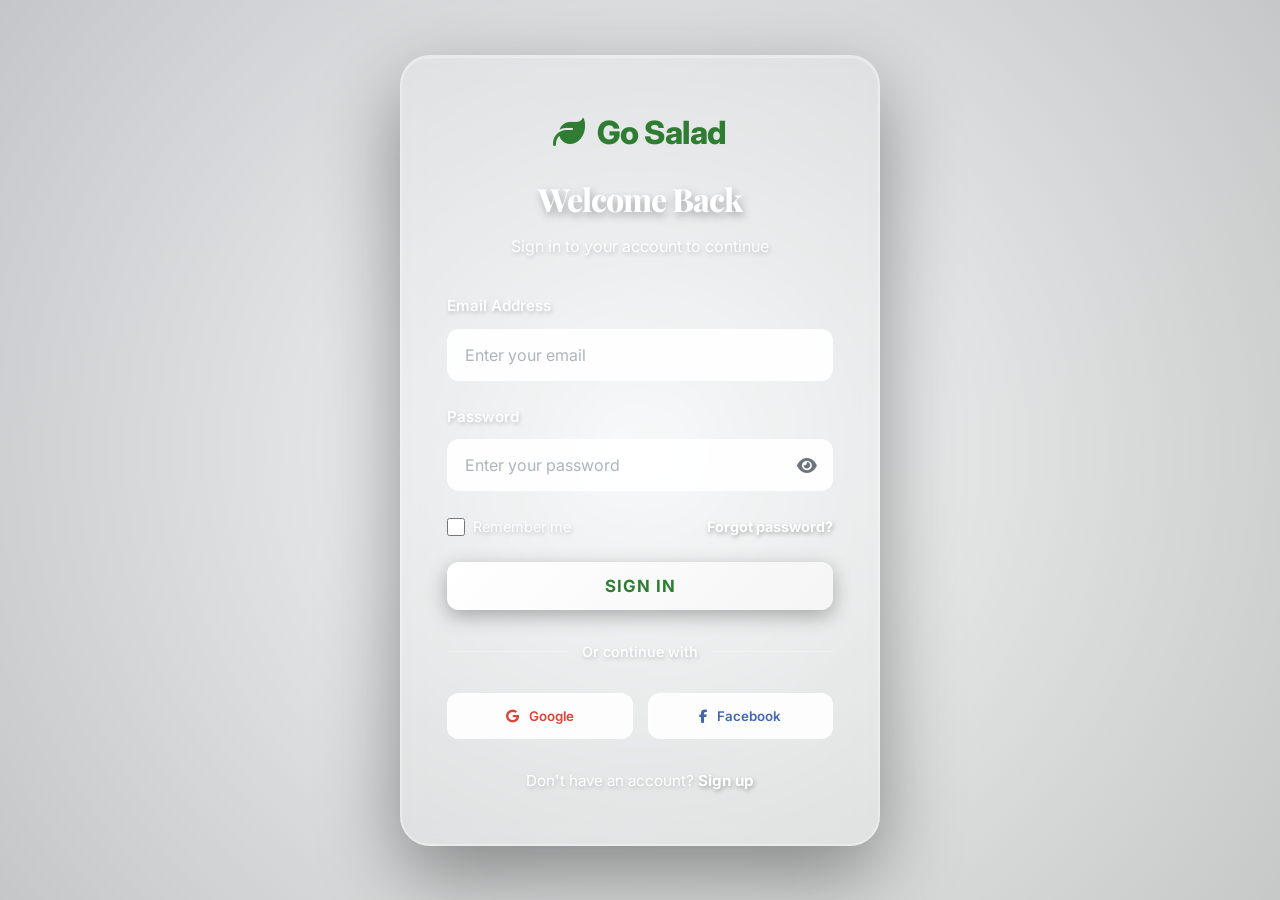
<file: go salad menu/account.html>
<!DOCTYPE html>
<html lang="en">
<head>
    <meta charset="UTF-8">
    <meta name="viewport" content="width=device-width, initial-scale=1.0">
    <title>My Account - FreshGreens</title>
    <link rel="stylesheet" href="https://cdnjs.cloudflare.com/ajax/libs/font-awesome/6.4.0/css/all.min.css">
    <link rel="stylesheet" href="style.css">
    <style>
        .account-container {
            max-width: 1200px;
            margin: 0 auto;
            padding: 20px;
        }
        
        .account-header {
            display: flex;
            justify-content: space-between;
            align-items: center;
            margin-bottom: 30px;
            padding-bottom: 20px;
            border-bottom: 1px solid var(--light-gray);
        }
        
        .account-welcome h1 {
            color: var(--primary);
            margin-bottom: 5px;
        }
        
        .account-welcome p {
            color: var(--gray);
        }
        
        .account-nav {
            display: flex;
            gap: 15px;
        }
        
        .account-content {
            display: grid;
            grid-template-columns: 300px 1fr;
            gap: 30px;
        }
        
        .account-sidebar {
            background: white;
            border-radius: 8px;
            box-shadow: 0 4px 12px rgba(0,0,0,0.08);
            padding: 0;
            overflow: hidden;
        }
        
        .sidebar-menu {
            list-style: none;
        }
        
        .sidebar-menu li {
            border-bottom: 1px solid var(--light-gray);
        }
        
        .sidebar-menu li:last-child {
            border-bottom: none;
        }
        
        .sidebar-menu a {
            display: flex;
            align-items: center;
            gap: 12px;
            padding: 15px 20px;
            color: var(--dark);
            text-decoration: none;
            transition: all 0.3s;
        }
        
        .sidebar-menu a:hover, .sidebar-menu a.active {
            background: var(--primary-light);
            color: white;
        }
        
        .sidebar-menu i {
            width: 20px;
            text-align: center;
        }
        
        .account-main {
            background: white;
            border-radius: 8px;
            box-shadow: 0 4px 12px rgba(0,0,0,0.08);
            padding: 30px;
        }
        
        .section-title {
            margin-bottom: 25px;
            padding-bottom: 15px;
            border-bottom: 1px solid var(--light-gray);
        }
        
        .section-title h2 {
            color: var(--primary);
            font-size: 1.5rem;
        }
        
        .profile-info {
            display: grid;
            grid-template-columns: 1fr 1fr;
            gap: 20px;
            margin-bottom: 30px;
        }
        
        .info-card {
            background: var(--light);
            padding: 20px;
            border-radius: 8px;
        }
        
        .info-card h3 {
            margin-bottom: 15px;
            color: var(--primary);
        }
        
        .info-item {
            display: flex;
            justify-content: space-between;
            margin-bottom: 10px;
            padding-bottom: 10px;
            border-bottom: 1px solid rgba(0,0,0,0.05);
        }
        
        .info-item:last-child {
            margin-bottom: 0;
            padding-bottom: 0;
            border-bottom: none;
        }
        
        .info-label {
            font-weight: 500;
        }
        
        .info-value {
            color: var(--gray);
        }
        
        .edit-btn {
            background: var(--primary);
            color: white;
            border: none;
            padding: 8px 15px;
            border-radius: 4px;
            cursor: pointer;
            transition: background 0.3s;
        }
        
        .edit-btn:hover {
            background: var(--primary-dark);
        }
        
        .preferences-grid {
            display: grid;
            grid-template-columns: repeat(auto-fill, minmax(200px, 1fr));
            gap: 15px;
            margin-bottom: 30px;
        }
        
        .preference-item {
            display: flex;
            align-items: center;
            gap: 10px;
        }
        
        .order-history {
            margin-top: 30px;
        }
        
        .order-item {
            display: flex;
            justify-content: space-between;
            align-items: center;
            padding: 15px;
            border: 1px solid var(--light-gray);
            border-radius: 8px;
            margin-bottom: 15px;
        }
        
        .order-details h4 {
            margin-bottom: 5px;
        }
        
        .order-date {
            color: var(--gray);
            font-size: 0.9rem;
        }
        
        .order-price {
            font-weight: 600;
            color: var(--primary);
        }
        
        .no-orders {
            text-align: center;
            padding: 40px;
            color: var(--gray);
        }
        
        .no-orders i {
            font-size: 3rem;
            margin-bottom: 15px;
            color: var(--light-gray);
        }
        
        @media (max-width: 768px) {
            .account-content {
                grid-template-columns: 1fr;
            }
            
            .profile-info {
                grid-template-columns: 1fr;
            }
            
            .account-header {
                flex-direction: column;
                align-items: flex-start;
                gap: 15px;
            }
        }

        /* Buttons used across account page */
        .btn {
            display: inline-block;
            padding: 8px 12px;
            border-radius: 6px;
            border: 1px solid transparent;
            background: #f5f5f5;
            color: #222;
            cursor: pointer;
            transition: background 0.15s ease, transform 0.06s ease;
            font-weight: 600;
        }

        .btn:hover { transform: translateY(-1px); }

        .btn-primary {
            background: var(--primary);
            color: #fff;
            border-color: var(--primary-dark);
        }

        .btn-outline {
            background: transparent;
            border-color: var(--primary);
            color: var(--primary);
        }

        /* Card improvements for addresses & payments */
        .info-card { background: #fff; border: 1px solid rgba(0,0,0,0.05); }
        .info-card .btn { padding: 6px 10px; font-size: 0.9rem; }

        .no-orders { background: linear-gradient(90deg, rgba(246,248,250,0.6), rgba(255,255,255,0.6)); border-radius: 8px; padding: 30px; }

        /* Payment method badges */
        .payment-badge { display:inline-block; padding:4px 8px; border-radius:12px; font-size:0.8rem; background:#f1f6f2; color:var(--primary); margin-left:8px; }

        /* Modal scaffold (hidden by default) - ready for future UX improvements */
        .modal-backdrop { position:fixed; inset:0; background:rgba(0,0,0,0.45); display:none; align-items:center; justify-content:center; z-index:1200; }
        .modal { background:#fff; border-radius:10px; width:100%; max-width:520px; padding:20px; box-shadow:0 20px 50px rgba(0,0,0,0.2); }
        .modal h3 { margin-top:0; }
        .modal .form-row { display:flex; gap:10px; }
        .modal .form-input { width:100%; padding:10px; border:1px solid #e6e6e6; border-radius:6px; }
        .modal-actions { display:flex; gap:10px; justify-content:flex-end; margin-top:15px; }

    </style>
</head>
<body>
    <!-- Header -->
    <header>
        <div class="container">
            <nav class="navbar">
                <div class="logo">
                    <i class="fas fa-leaf"></i>
                    <span>Go Salad</span>
                </div>
                <div class="nav-links">
                    <a href="index.html">Home</a>
                    <a href="index.html#menu">Menu</a>
                    <a href="index.html#builder">Build Your Salad</a>
                    <a href="index.html#nutrition">Nutrition</a>
                    <a href="account.html" class="active">My Account</a>
                </div>
                <div class="nav-actions">
                    <a href="#" class="cart-icon">
                        <i class="fas fa-shopping-cart"></i>
                        <span class="cart-count">0</span>
                    </a>
                    <button class="btn btn-outline" id="logoutBtn">Logout</button>
                </div>
            </nav>
        </div>
    </header>

    <div class="container account-container">
        <div class="account-header">
            <div class="account-welcome">
                <h1 id="welcomeMessage">Welcome, User!</h1>
                <p id="memberSince">Member since January 2023</p>
            </div>
            <div class="account-nav">
                <button class="btn btn-primary" onclick="window.location.href='index.html#builder'">
                    <i class="fas fa-plus"></i> Build New Salad
                </button>
                <button class="btn btn-outline" onclick="window.location.href='index.html#menu'">
                    <i class="fas fa-utensils"></i> Browse Menu
                </button>
            </div>
        </div>
        
        <div class="account-content">
            <div class="account-sidebar">
                <ul class="sidebar-menu">
                    <li><a href="#" class="active" data-tab="profile"><i class="fas fa-user"></i> Profile</a></li>
                    <li><a href="#" data-tab="preferences"><i class="fas fa-heart"></i> Preferences</a></li>
                    <li><a href="#" data-tab="orders"><i class="fas fa-history"></i> Order History</a></li>
                    <li><a href="#" data-tab="addresses"><i class="fas fa-map-marker-alt"></i> Addresses</a></li>
                    <li><a href="#" data-tab="payment"><i class="fas fa-credit-card"></i> Payment Methods</a></li>
                    <li><a href="track-order.html"><i class="fas fa-tracking"></i> Track Order</a></li>
                </ul>
            </div>
            
            <div class="account-main">
                <!-- Profile Tab -->
                <div class="account-tab active" id="profile-tab">
                    <div class="section-title">
                        <h2>Personal Information</h2>
                    </div>
                    
                    <div class="profile-info">
                        <div class="info-card">
                            <h3>Basic Info</h3>
                            <div class="info-item">
                                <span class="info-label">Full Name:</span>
                                <span class="info-value" id="userFullName">Loading...</span>
                            </div>
                            <div class="info-item">
                                <span class="info-label">Email:</span>
                                <span class="info-value" id="userEmail">Loading...</span>
                            </div>
                            <div class="info-item">
                                <span class="info-label">Member Since:</span>
                                <span class="info-value" id="userJoinDate">Loading...</span>
                            </div>
                            <button class="edit-btn" id="editProfileBtn">Edit Profile</button>
                        </div>
                        
                        <div class="info-card">
                            <h3>Dietary Preferences</h3>
                            <div class="info-item">
                                <span class="info-label">Primary Diet:</span>
                                <span class="info-value" id="userDiet">Not specified</span>
                            </div>
                            <div class="info-item">
                                <span class="info-label">Allergies:</span>
                                <span class="info-value" id="userAllergies">None specified</span>
                            </div>
                            <div class="info-item">
                                <span class="info-label">Favorite Ingredients:</span>
                                <span class="info-value" id="userFavorites">Not specified</span>
                            </div>
                            <button class="edit-btn" id="editPreferencesBtn">Edit Preferences</button>
                        </div>
                    </div>
                </div>
                
                <!-- Preferences Tab -->
                <div class="account-tab" id="preferences-tab">
                    <div class="section-title">
                        <h2>Dietary Preferences</h2>
                    </div>
                    
                    <h3>Select your dietary preferences:</h3>
                    <div class="preferences-grid">
                        <div class="preference-item">
                            <input type="checkbox" id="pref-vegan" class="diet-preference">
                            <label for="pref-vegan">Vegan</label>
                        </div>
                        <div class="preference-item">
                            <input type="checkbox" id="pref-vegetarian" class="diet-preference">
                            <label for="pref-vegetarian">Vegetarian</label>
                        </div>
                        <div class="preference-item">
                            <input type="checkbox" id="pref-glutenfree" class="diet-preference">
                            <label for="pref-glutenfree">Gluten-Free</label>
                        </div>
                        <div class="preference-item">
                            <input type="checkbox" id="pref-dairyfree" class="diet-preference">
                            <label for="pref-dairyfree">Dairy-Free</label>
                        </div>
                        <div class="preference-item">
                            <input type="checkbox" id="pref-lowcarb" class="diet-preference">
                            <label for="pref-lowcarb">Low-Carb</label>
                        </div>
                        <div class="preference-item">
                            <input type="checkbox" id="pref-highprotein" class="diet-preference">
                            <label for="pref-highprotein">High-Protein</label>
                        </div>
                    </div>
                    
                    <button class="btn btn-primary" id="savePreferencesBtn">Save Preferences</button>
                </div>
                
                <!-- Order History Tab -->
                <div class="account-tab" id="orders-tab">
                    <div class="section-title">
                        <h2>Order History</h2>
                    </div>
                    
                    <div id="orderHistoryContent">
                        <div class="no-orders">
                            <i class="fas fa-shopping-bag"></i>
                            <h3>No orders yet</h3>
                            <p>Your order history will appear here once you place your first order.</p>
                            <button class="btn btn-primary" onclick="window.location.href='index.html#menu'">Browse Menu</button>
                        </div>
                    </div>
                </div>
                
                <!-- Addresses Tab -->
                <div class="account-tab" id="addresses-tab">
                    <div class="section-title">
                        <h2>Saved Addresses</h2>
                    </div>
                    
                    <div class="no-orders">
                        <i class="fas fa-map-marker-alt"></i>
                        <h3>No saved addresses</h3>
                        <p>You haven't saved any delivery addresses yet.</p>
                        <button class="btn btn-primary" id="addAddressBtn">Add Address</button>
                    </div>
                </div>
                
                <!-- Payment Methods Tab -->
                <div class="account-tab" id="payment-tab">
                    <div class="section-title">
                        <h2>Payment Methods</h2>
                    </div>
                    
                    <div class="no-orders">
                        <i class="fas fa-credit-card"></i>
                        <h3>No payment methods</h3>
                        <p>You haven't saved any payment methods yet.</p>
                        <button class="btn btn-primary" id="addPaymentBtn">Add Payment Method</button>
                    </div>
                </div>
            </div>
        </div>
    </div>

    <script>
        // Check if user is logged in
        window.addEventListener('DOMContentLoaded', function() {
            const currentUser = localStorage.getItem('freshgreens_current_user');
            
            if (!currentUser) {
                // Redirect to login if not logged in
                window.location.href = 'login.html';
                return;
            }
            
            // Load user data
            const user = JSON.parse(currentUser);
            loadUserData(user);
            setupEventListeners();
        });
        
        function loadUserData(user) {
            // Update welcome message
            document.getElementById('welcomeMessage').textContent = `Welcome, ${user.firstName}!`;
            
            // Format join date
            const joinDate = new Date(user.joinDate);
            const options = { year: 'numeric', month: 'long' };
            document.getElementById('memberSince').textContent = `Member since ${joinDate.toLocaleDateString('en-US', options)}`;
            
            // Update profile info
            document.getElementById('userFullName').textContent = `${user.firstName} ${user.lastName}`;
            document.getElementById('userEmail').textContent = user.email;
            document.getElementById('userJoinDate').textContent = joinDate.toLocaleDateString('en-US', { 
                year: 'numeric', 
                month: 'long', 
                day: 'numeric' 
            });
            
            // Load preferences if they exist
            if (user.preferences && user.preferences.dietary) {
                user.preferences.dietary.forEach(pref => {
                    const checkbox = document.getElementById(`pref-${pref.toLowerCase()}`);
                    if (checkbox) {
                        checkbox.checked = true;
                    }
                });
                
                // Update profile view
                if (user.preferences.dietary.length > 0) {
                    // Use the label text for each saved preference (falls back to capitalized key)
                    const displayPrefs = user.preferences.dietary.map(prefKey => {
                        const normalized = prefKey.toLowerCase();
                        const labelEl = document.querySelector(`label[for="pref-${normalized}"]`);
                        if (labelEl) return labelEl.textContent.trim();
                        // Fallback: transform 'highprotein' -> 'Highprotein'
                        return prefKey.charAt(0).toUpperCase() + prefKey.slice(1);
                    });

                    document.getElementById('userDiet').textContent = displayPrefs.join(', ');
                }
                
                if (user.preferences.allergies && user.preferences.allergies.length > 0) {
                    document.getElementById('userAllergies').textContent = user.preferences.allergies.join(', ');
                }
                
                if (user.preferences.favorites && user.preferences.favorites.length > 0) {
                    document.getElementById('userFavorites').textContent = user.preferences.favorites.join(', ');
                }
            }
            
            // Load order history if it exists
            if (user.orderHistory && user.orderHistory.length > 0) {
                displayOrderHistory(user.orderHistory);
            }
            // Render addresses section
            renderAddresses(user);
            // Render payment methods
            renderPayments(user);
        }
        
        function displayOrderHistory(orders) {
            const orderHistoryContent = document.getElementById('orderHistoryContent');
            
            if (orders.length === 0) {
                orderHistoryContent.innerHTML = `
                    <div class="no-orders">
                        <i class="fas fa-shopping-bag"></i>
                        <h3>No orders yet</h3>
                        <p>Your order history will appear here once you place your first order.</p>
                        <button class="btn btn-primary" onclick="window.location.href='index.html#menu'">Browse Menu</button>
                    </div>
                `;
                return;
            }
            
            let ordersHTML = '';
            
            orders.forEach(order => {
                const orderDate = new Date(order.date).toLocaleDateString('en-US', {
                    year: 'numeric',
                    month: 'short',
                    day: 'numeric'
                });
                
                ordersHTML += `
                    <div class="order-item">
                        <div class="order-details">
                            <h4>${order.items.join(', ')}</h4>
                            <p class="order-date">Ordered on ${orderDate}</p>
                        </div>
                        <div class="order-price">₱${order.total.toFixed(2)}</div>
                    </div>
                `;
            });
            
            orderHistoryContent.innerHTML = ordersHTML;
        }
        
        function setupEventListeners() {
            // Tab navigation — only intercept links that have a data-tab attribute
            document.querySelectorAll('.sidebar-menu a').forEach(link => {
                link.addEventListener('click', function(e) {
                    const tabName = this.getAttribute('data-tab');
                    if (!tabName) {
                        // No data-tab -> external or page link (e.g., Track Order). Allow default navigation.
                        return;
                    }
                    e.preventDefault();

                    // Remove active class from all tabs and links
                    document.querySelectorAll('.sidebar-menu a').forEach(a => a.classList.remove('active'));
                    document.querySelectorAll('.account-tab').forEach(tab => tab.classList.remove('active'));

                    // Add active class to clicked link
                    this.classList.add('active');

                    // Show corresponding tab
                    const tabId = tabName + '-tab';
                    const target = document.getElementById(tabId);
                    if (target) target.classList.add('active');
                });
            });
            
            // Logout button
            document.getElementById('logoutBtn').addEventListener('click', function() {
                localStorage.removeItem('freshgreens_current_user');
                window.location.href = 'login.html';
            });
            
            // Save preferences
            document.getElementById('savePreferencesBtn').addEventListener('click', function() {
                const selectedPreferences = [];
                document.querySelectorAll('.diet-preference:checked').forEach(checkbox => {
                    selectedPreferences.push(checkbox.id.replace('pref-', ''));
                });
                
                // Update user preferences
                const currentUser = JSON.parse(localStorage.getItem('freshgreens_current_user'));
                currentUser.preferences.dietary = selectedPreferences;
                
                // Update in localStorage
                localStorage.setItem('freshgreens_current_user', JSON.stringify(currentUser));
                
                // Update users array
                const users = JSON.parse(localStorage.getItem('freshgreens_users')) || [];
                const userIndex = users.findIndex(u => u.id === currentUser.id);
                if (userIndex !== -1) {
                    users[userIndex] = currentUser;
                    localStorage.setItem('freshgreens_users', JSON.stringify(users));
                }
                
                alert('Preferences saved successfully!');
            });
            
            // Add sample order (for demo purposes)
            document.querySelector('.btn-primary').addEventListener('click', function() {
                if (this.textContent.includes('Browse Menu')) {
                    // Add a sample order when user goes to browse menu
                    const currentUser = JSON.parse(localStorage.getItem('freshgreens_current_user'));
                    
                    if (!currentUser.orderHistory) {
                        currentUser.orderHistory = [];
                    }
                    
                    // Add sample order if none exists
                    if (currentUser.orderHistory.length === 0) {
                        currentUser.orderHistory.push({
                            id: 'ORD' + Date.now(),
                            date: new Date().toISOString(),
                            items: ['Mediterranean Bliss', 'Custom Salad'],
                            total: 388,
                            status: 'Delivered'
                        });
                        
                        // Update in localStorage
                        localStorage.setItem('freshgreens_current_user', JSON.stringify(currentUser));
                        
                        const users = JSON.parse(localStorage.getItem('freshgreens_users')) || [];
                        const userIndex = users.findIndex(u => u.id === currentUser.id);
                        if (userIndex !== -1) {
                            users[userIndex] = currentUser;
                            localStorage.setItem('freshgreens_users', JSON.stringify(users));
                        }
                    }
                }
            });
            
            // Addresses: Add / render
            const addAddressBtn = document.getElementById('addAddressBtn');
            if (addAddressBtn) {
                addAddressBtn.addEventListener('click', function() {
                    const currentUser = JSON.parse(localStorage.getItem('freshgreens_current_user'));
                    showAddressPrompt(currentUser);
                });
            }
            // Payments: Add / render
            const addPaymentBtn = document.getElementById('addPaymentBtn');
            if (addPaymentBtn) {
                addPaymentBtn.addEventListener('click', function() {
                    const currentUser = JSON.parse(localStorage.getItem('freshgreens_current_user'));
                    showPaymentPrompt(currentUser);
                });
            }
        }

        // Render addresses for the user
        function renderAddresses(user) {
            const addressesTab = document.getElementById('addresses-tab');
            if (!addressesTab) return;

            const addresses = (user.addresses && user.addresses.length) ? user.addresses : [];

            if (addresses.length === 0) {
                addressesTab.innerHTML = `
                    <div class="section-title">
                        <h2>Saved Addresses</h2>
                    </div>
                    <div class="no-orders">
                        <i class="fas fa-map-marker-alt"></i>
                        <h3>No saved addresses</h3>
                        <p>You haven't saved any delivery addresses yet.</p>
                        <button class="btn btn-primary" id="addAddressBtn">Add Address</button>
                    </div>
                `;
                // Reattach handler
                const addBtn = document.getElementById('addAddressBtn');
                if (addBtn) addBtn.addEventListener('click', function() {
                    const currentUser = JSON.parse(localStorage.getItem('freshgreens_current_user'));
                    showAddressPrompt(currentUser);
                });
                return;
            }

            // Build addresses list
            let html = '<div class="section-title"><h2>Saved Addresses</h2></div><div style="display:grid;gap:10px;">';
            addresses.forEach(addr => {
                html += `
                    <div class="info-card" style="display:flex;justify-content:space-between;align-items:center;">
                        <div>
                            <div style="font-weight:600">${addr.label || 'Home'}</div>
                            <div style="color:var(--gray)">${addr.address}</div>
                        </div>
                        <div style="display:flex;gap:8px">
                            <button class="edit-address-btn btn" data-id="${addr.id}">Edit</button>
                            <button class="remove-address-btn btn" data-id="${addr.id}">Remove</button>
                        </div>
                    </div>
                `;
            });
            html += `<div><button class="btn btn-primary" id="addAddressBtn">Add Address</button></div>`;
            html += '</div>';

            addressesTab.innerHTML = html;

            // Wire buttons
            document.querySelectorAll('.edit-address-btn').forEach(btn => {
                btn.addEventListener('click', function() {
                    const id = this.getAttribute('data-id');
                    const currentUser = JSON.parse(localStorage.getItem('freshgreens_current_user'));
                    const addr = (currentUser.addresses || []).find(a => a.id === id);
                    if (addr) showAddressPrompt(currentUser, addr);
                });
            });

            document.querySelectorAll('.remove-address-btn').forEach(btn => {
                btn.addEventListener('click', function() {
                    const id = this.getAttribute('data-id');
                    if (!confirm('Remove this address?')) return;
                    const currentUser = JSON.parse(localStorage.getItem('freshgreens_current_user'));
                    currentUser.addresses = (currentUser.addresses || []).filter(a => a.id !== id);
                    // Save
                    localStorage.setItem('freshgreens_current_user', JSON.stringify(currentUser));
                    const users = JSON.parse(localStorage.getItem('freshgreens_users')) || [];
                    const idx = users.findIndex(u => u.id === currentUser.id);
                    if (idx !== -1) { users[idx] = currentUser; localStorage.setItem('freshgreens_users', JSON.stringify(users)); }
                    renderAddresses(currentUser);
                });
            });

            const addBtn2 = document.getElementById('addAddressBtn');
            if (addBtn2) addBtn2.addEventListener('click', function() {
                const currentUser = JSON.parse(localStorage.getItem('freshgreens_current_user'));
                showAddressPrompt(currentUser);
            });
        }

        function showAddressPrompt(user, existing) {
            // Use a simple prompt flow for now
            const label = prompt('Address label (Home, Work, etc):', existing ? existing.label : 'Home');
            if (label === null) return; // cancelled
            const address = prompt('Enter your full address:', existing ? existing.address : '');
            if (address === null) return;

            if (!user.addresses) user.addresses = [];

            if (existing) {
                // update
                user.addresses = user.addresses.map(a => a.id === existing.id ? Object.assign({}, a, { label: label, address: address }) : a);
            } else {
                user.addresses.push({ id: Date.now().toString(), label: label, address: address });
            }

            // Save to localStorage and users list
            localStorage.setItem('freshgreens_current_user', JSON.stringify(user));
            const users = JSON.parse(localStorage.getItem('freshgreens_users')) || [];
            const idx = users.findIndex(u => u.id === user.id);
            if (idx !== -1) { users[idx] = user; } else { users.push(user); }
            localStorage.setItem('freshgreens_users', JSON.stringify(users));

            // Re-render
            renderAddresses(user);
            alert('Address saved');
        }

        // Payment methods: render and CRUD
        function renderPayments(user) {
            const paymentTab = document.getElementById('payment-tab');
            if (!paymentTab) return;

            const payments = (user.paymentMethods && user.paymentMethods.length) ? user.paymentMethods : [];

            if (payments.length === 0) {
                paymentTab.innerHTML = `
                    <div class="section-title">
                        <h2>Payment Methods</h2>
                    </div>
                    <div class="no-orders">
                        <i class="fas fa-credit-card"></i>
                        <h3>No payment methods</h3>
                        <p>You haven't saved any payment methods yet.</p>
                        <button class="btn btn-primary" id="addPaymentBtn">Add Payment Method</button>
                    </div>
                `;
                const addBtn = document.getElementById('addPaymentBtn');
                if (addBtn) addBtn.addEventListener('click', function() {
                    const currentUser = JSON.parse(localStorage.getItem('freshgreens_current_user'));
                    showPaymentPrompt(currentUser);
                });
                return;
            }

            let html = '<div class="section-title"><h2>Payment Methods</h2></div><div style="display:grid;gap:10px;">';
            payments.forEach(pm => {
                const isDefault = user.defaultPaymentId === pm.id;
                html += `
                    <div class="info-card" style="display:flex;justify-content:space-between;align-items:center;">
                        <div>
                            <div style="font-weight:600">${pm.label || (pm.type === 'gcash' ? 'GCash' : 'Cash')} ${isDefault ? '· Default' : ''}</div>
                            <div style="color:var(--gray)">${pm.type === 'gcash' ? 'GCash Number: ' + pm.details.number : 'Pay with cash on delivery'}</div>
                        </div>
                        <div style="display:flex;gap:8px">
                            <button class="set-default-payment-btn btn" data-id="${pm.id}">${isDefault ? 'Default' : 'Make Default'}</button>
                            <button class="edit-payment-btn btn" data-id="${pm.id}">Edit</button>
                            <button class="remove-payment-btn btn" data-id="${pm.id}">Remove</button>
                        </div>
                    </div>
                `;
            });
            html += `<div><button class="btn btn-primary" id="addPaymentBtn">Add Payment Method</button></div>`;
            html += '</div>';

            paymentTab.innerHTML = html;

            // Wire buttons
            document.querySelectorAll('.set-default-payment-btn').forEach(btn => {
                btn.addEventListener('click', function() {
                    const id = this.getAttribute('data-id');
                    const currentUser = JSON.parse(localStorage.getItem('freshgreens_current_user'));
                    currentUser.defaultPaymentId = id;
                    // Save
                    localStorage.setItem('freshgreens_current_user', JSON.stringify(currentUser));
                    const users = JSON.parse(localStorage.getItem('freshgreens_users')) || [];
                    const idx = users.findIndex(u => u.id === currentUser.id);
                    if (idx !== -1) { users[idx] = currentUser; localStorage.setItem('freshgreens_users', JSON.stringify(users)); }
                    renderPayments(currentUser);
                });
            });

            document.querySelectorAll('.edit-payment-btn').forEach(btn => {
                btn.addEventListener('click', function() {
                    const id = this.getAttribute('data-id');
                    const currentUser = JSON.parse(localStorage.getItem('freshgreens_current_user'));
                    const pm = (currentUser.paymentMethods || []).find(p => p.id === id);
                    if (pm) showPaymentPrompt(currentUser, pm);
                });
            });

            document.querySelectorAll('.remove-payment-btn').forEach(btn => {
                btn.addEventListener('click', function() {
                    const id = this.getAttribute('data-id');
                    if (!confirm('Remove this payment method?')) return;
                    const currentUser = JSON.parse(localStorage.getItem('freshgreens_current_user'));
                    currentUser.paymentMethods = (currentUser.paymentMethods || []).filter(p => p.id !== id);
                    if (currentUser.defaultPaymentId === id) delete currentUser.defaultPaymentId;
                    // Save
                    localStorage.setItem('freshgreens_current_user', JSON.stringify(currentUser));
                    const users = JSON.parse(localStorage.getItem('freshgreens_users')) || [];
                    const idx = users.findIndex(u => u.id === currentUser.id);
                    if (idx !== -1) { users[idx] = currentUser; localStorage.setItem('freshgreens_users', JSON.stringify(users)); }
                    renderPayments(currentUser);
                });
            });

            const addBtn2 = document.getElementById('addPaymentBtn');
            if (addBtn2) addBtn2.addEventListener('click', function() {
                const currentUser = JSON.parse(localStorage.getItem('freshgreens_current_user'));
                showPaymentPrompt(currentUser);
            });
        }

        function showPaymentPrompt(user, existing) {
            // Prompt user to choose payment type: cash or gcash
            const type = prompt('Enter payment type: "cash" or "gcash"', existing ? existing.type : 'cash');
            if (type === null) return;
            const t = type.trim().toLowerCase();
            if (t !== 'cash' && t !== 'gcash') { alert('Invalid type. Please enter "cash" or "gcash".'); return; }

            if (!user.paymentMethods) user.paymentMethods = [];

            if (t === 'cash') {
                const label = prompt('Label for this payment method (e.g., Cash on Delivery):', existing ? existing.label : 'Cash');
                if (label === null) return;

                if (existing) {
                    user.paymentMethods = user.paymentMethods.map(p => p.id === existing.id ? Object.assign({}, p, { type: 'cash', label: label, details: {} }) : p);
                } else {
                    user.paymentMethods.push({ id: Date.now().toString(), type: 'cash', label: label, details: {} });
                }
            } else {
                // gcash
                const label = prompt('Label for this GCash (e.g., Personal GCash):', existing ? existing.label : 'GCash');
                if (label === null) return;
                const number = prompt('Enter GCash number (digits only):', existing && existing.details ? existing.details.number : '');
                if (number === null) return;

                if (existing) {
                    user.paymentMethods = user.paymentMethods.map(p => p.id === existing.id ? Object.assign({}, p, { type: 'gcash', label: label, details: { number: number } }) : p);
                } else {
                    user.paymentMethods.push({ id: Date.now().toString(), type: 'gcash', label: label, details: { number: number } });
                }
            }

            // Save
            localStorage.setItem('freshgreens_current_user', JSON.stringify(user));
            const users = JSON.parse(localStorage.getItem('freshgreens_users')) || [];
            const idx = users.findIndex(u => u.id === user.id);
            if (idx !== -1) { users[idx] = user; } else { users.push(user); }
            localStorage.setItem('freshgreens_users', JSON.stringify(users));

            renderPayments(user);
            alert('Payment method saved');
        }
    </script>
</body>
</html>
</file>
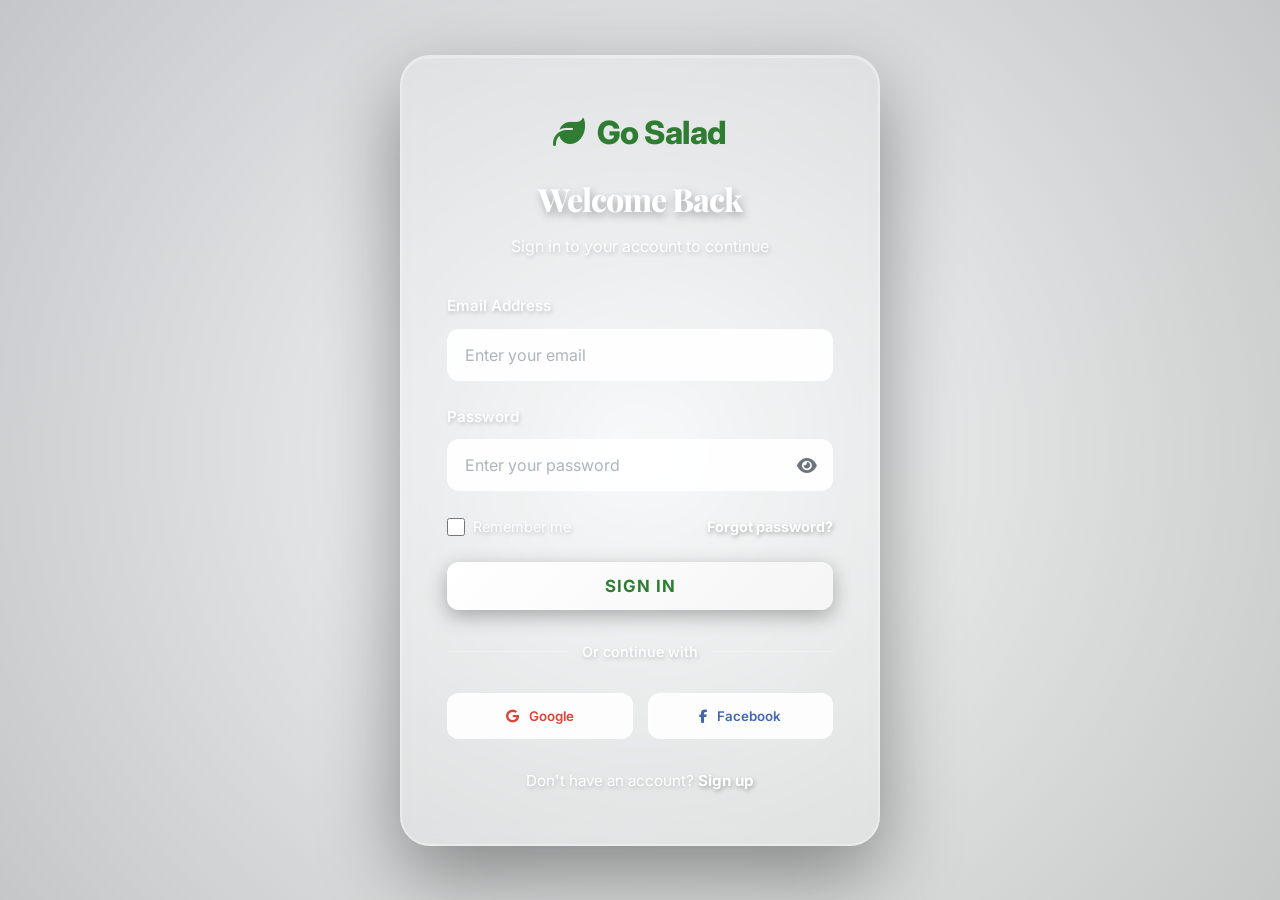
<file: go salad menu/admin-add-menu.html>
<!DOCTYPE html>
<html lang="en">
<head>
    <meta charset="UTF-8">
    <meta name="viewport" content="width=device-width, initial-scale=1.0">
    <title>Menu Management - FreshGreens Admin</title>
    <link rel="stylesheet" href="https://cdnjs.cloudflare.com/ajax/libs/font-awesome/6.4.0/css/all.min.css">
    <link rel="stylesheet" href="style.css">
    <link rel="stylesheet" href="admin.css">
    <link rel="stylesheet" href="menu-management.css">
</head>
<body>
    <div class="admin-container">
        <aside class="admin-sidebar">
            <div class="admin-logo">
                <i class="fas fa-leaf"></i>
                <h2>Go Salad Admin</h2>
            </div>

            <nav class="admin-nav">
                <ul>
                    <li><a href="admin.html" class="nav-link"><i class="fas fa-chart-line"></i> Dashboard</a></li>
                    <li><a href="admin-orders.html" class="nav-link"><i class="fas fa-shopping-bag"></i> Orders</a></li>
                    <li><a href="admin-users.html" class="nav-link"><i class="fas fa-users"></i> Users</a></li>
                    <li><a href="staff-inventory.html" class="nav-link"><i class="fas fa-box"></i> Inventory</a></li>
                    <li><a href="analytics.html" class="nav-link"><i class="fas fa-chart-bar"></i> Analytics</a></li>
                    <li><a href="admin-add-menu.html" class="nav-link active"><i class="fas fa-plus-circle"></i> Add Menu</a></li>
                    <li><hr></li>
                    <li><a href="login.html" class="nav-link" id="adminLogout"><i class="fas fa-sign-out-alt"></i> Logout</a></li>
                </ul>
            </nav>
        </aside>

        <main class="admin-main">
            <header class="admin-header">
                <div class="header-left">
                    <h1>Menu Management</h1>
                </div>
                <div class="header-right">
                    <div class="admin-user-info">
                        <span id="adminName">Admin</span>
                        <img src="https://api.dicebear.com/7.x/avataaars/svg?seed=admin" alt="Admin" class="admin-avatar">
                    </div>
                </div>
            </header>

            <div class="admin-content">
                <!-- Tabs for Menu Types -->
                <div class="menu-tabs">
                    <button class="tab-btn active" data-tab="premade">
                        <i class="fas fa-bowl-food"></i> Premade Salads
                    </button>
                    <button class="tab-btn" data-tab="ingredients">
                        <i class="fas fa-leaf"></i> Ingredients
                    </button>
                    <button class="tab-btn" data-tab="manage">
                        <i class="fas fa-cogs"></i> Manage Menu
                    </button>
                </div>

                <!-- Premade Salads Tab -->
                <div id="premade" class="tab-content active">
                    <div class="form-section">
                        <h2>Add New Premade Salad</h2>
                        <form id="addPremadeForm" class="menu-form">
                            <div class="form-row">
                                <div class="form-group">
                                    <label>Salad Name *</label>
                                    <input type="text" id="premadeName" required placeholder="e.g., Mediterranean Bliss">
                                </div>
                                <div class="form-group">
                                    <label>Price (₱) *</label>
                                    <input type="number" id="premadePrice" required step="0.01" min="0" placeholder="189">
                                </div>
                            </div>

                            <div class="form-group">
                                <label>Description *</label>
                                <textarea id="premadeDescription" required rows="3" placeholder="Describe the salad ingredients and flavors..."></textarea>
                            </div>

                            <div class="form-row">
                                <div class="form-group">
                                    <label>Image URL</label>
                                    <input type="url" id="premadeImage" placeholder="https://example.com/image.jpg">
                                </div>
                                <div class="form-group">
                                    <label>Availability</label>
                                    <select id="premadeAvailable">
                                        <option value="true">Available</option>
                                        <option value="false">Unavailable</option>
                                    </select>
                                </div>
                            </div>

                            <div class="nutrition-row">
                                <div class="form-group">
                                    <label>Calories</label>
                                    <input type="number" id="premadeCalories" placeholder="450">
                                </div>
                                <div class="form-group">
                                    <label>Protein (g)</label>
                                    <input type="number" id="premadeProtein" placeholder="18">
                                </div>
                                <div class="form-group">
                                    <label>Carbs (g)</label>
                                    <input type="number" id="premadeCarbs" placeholder="35">
                                </div>
                                <div class="form-group">
                                    <label>Fat (g)</label>
                                    <input type="number" id="premadeFat" placeholder="12">
                                </div>
                                <div class="form-group">
                                    <label>Fiber (g)</label>
                                    <input type="number" id="premadeFiber" placeholder="12">
                                </div>
                            </div>

                            <div class="form-group">
                                <label>Tags (comma-separated)</label>
                                <input type="text" id="premadeTags" placeholder="e.g., vegan, gluten-free, high-protein">
                            </div>

                            <button type="submit" class="btn btn-primary">
                                <i class="fas fa-plus"></i> Add Premade Salad
                            </button>
                        </form>
                    </div>

                    <!-- Premade Salads List -->
                    <div class="list-section">
                        <h2>Existing Premade Salads</h2>
                        <div class="items-grid" id="premadeList">
                            <p style="text-align: center; padding: 20px; color: var(--gray);">Loading premade salads...</p>
                        </div>
                    </div>
                </div>

                <!-- Ingredients Tab -->
                <div id="ingredients" class="tab-content">
                    <div class="form-section">
                        <h2>Add New Ingredient</h2>
                        <form id="addIngredientForm" class="menu-form">
                            <div class="form-row">
                                <div class="form-group">
                                    <label>Ingredient Name *</label>
                                    <input type="text" id="ingredientName" required placeholder="e.g., Grilled Chicken">
                                </div>
                                <div class="form-group">
                                    <label>Category *</label>
                                    <select id="ingredientCategory" required>
                                        <option value="">Select Category</option>
                                        <option value="base">Base</option>
                                        <option value="protein">Protein</option>
                                        <option value="vegetable">Vegetable</option>
                                        <option value="fruit">Fruit</option>
                                        <option value="topping">Topping</option>
                                        <option value="dressing">Dressing</option>
                                    </select>
                                </div>
                            </div>

                            <div class="form-row">
                                <div class="form-group">
                                    <label>Price (₱) *</label>
                                    <input type="number" id="ingredientPrice" required step="0.01" min="0" placeholder="65">
                                </div>
                                <div class="form-group">
                                    <label>Availability</label>
                                    <select id="ingredientAvailable">
                                        <option value="true">Available</option>
                                        <option value="false">Unavailable</option>
                                    </select>
                                </div>
                            </div>

                            <button type="submit" class="btn btn-primary">
                                <i class="fas fa-plus"></i> Add Ingredient
                            </button>
                        </form>
                    </div>

                    <!-- Ingredients List -->
                    <div class="list-section">
                        <h2>Existing Ingredients</h2>
                        <div class="ingredients-container" id="ingredientsList">
                            <p style="text-align: center; padding: 20px; color: var(--gray);">Loading ingredients...</p>
                        </div>
                    </div>
                </div>

                <!-- Manage Menu Tab -->
                <div id="manage" class="tab-content">
                    <section class="recent-section">
                        <h2>All Menu Items</h2>
                        <div class="table-container">
                            <table class="menu-table">
                                <thead>
                                    <tr>
                                        <th>Name</th>
                                        <th>Category</th>
                                        <th>Price (₱)</th>
                                        <th>Availability</th>
                                        <th>Actions</th>
                                    </tr>
                                </thead>
                                <tbody id="allMenuTableBody">
                                    <tr>
                                        <td colspan="5" style="text-align: center; padding: 20px;">Loading menu items...</td>
                                    </tr>
                                </tbody>
                            </table>
                        </div>
                    </section>
                </div>
            </div>
        </main>
    </div>

    <!-- Edit Premade Modal -->
    <div id="editPremadeModal" class="modal">
        <div class="modal-content modal-lg">
            <span class="close">&times;</span>
            <h2>Edit Premade Salad</h2>
            <form id="editPremadeForm" class="menu-form">
                <input type="hidden" id="editPremadeId">
                
                <div class="form-row">
                    <div class="form-group">
                        <label>Salad Name *</label>
                        <input type="text" id="editPremadeName" required>
                    </div>
                    <div class="form-group">
                        <label>Price (₱) *</label>
                        <input type="number" id="editPremadePrice" required step="0.01" min="0">
                    </div>
                </div>

                <div class="form-group">
                    <label>Description *</label>
                    <textarea id="editPremadeDescription" required rows="3"></textarea>
                </div>

                <div class="nutrition-row">
                    <div class="form-group">
                        <label>Calories</label>
                        <input type="number" id="editPremadeCalories">
                    </div>
                    <div class="form-group">
                        <label>Protein (g)</label>
                        <input type="number" id="editPremadeProtein">
                    </div>
                    <div class="form-group">
                        <label>Carbs (g)</label>
                        <input type="number" id="editPremadeCarbs">
                    </div>
                    <div class="form-group">
                        <label>Fat (g)</label>
                        <input type="number" id="editPremadeFat">
                    </div>
                    <div class="form-group">
                        <label>Fiber (g)</label>
                        <input type="number" id="editPremadeFiber">
                    </div>
                </div>

                <div class="form-buttons">
                    <button type="submit" class="btn btn-primary">Save Changes</button>
                    <button type="button" class="btn btn-secondary close-modal">Cancel</button>
                </div>
            </form>
        </div>
    </div>

    <!-- Edit Ingredient Modal -->
    <div id="editIngredientModal" class="modal">
        <div class="modal-content">
            <span class="close">&times;</span>
            <h2>Edit Ingredient</h2>
            <form id="editIngredientForm" class="menu-form">
                <input type="hidden" id="editIngredientId">
                
                <div class="form-group">
                    <label>Ingredient Name *</label>
                    <input type="text" id="editIngredientName" required>
                </div>

                <div class="form-group">
                    <label>Price (₱) *</label>
                    <input type="number" id="editIngredientPrice" required step="0.01" min="0">
                </div>

                <div class="form-buttons">
                    <button type="submit" class="btn btn-primary">Save Changes</button>
                    <button type="button" class="btn btn-secondary close-modal">Cancel</button>
                </div>
            </form>
        </div>
    </div>

    <script src="database.js"></script>
    <script src="admin.js"></script>
    <script src="menu-management.js"></script>
</body>
</html>
</file>
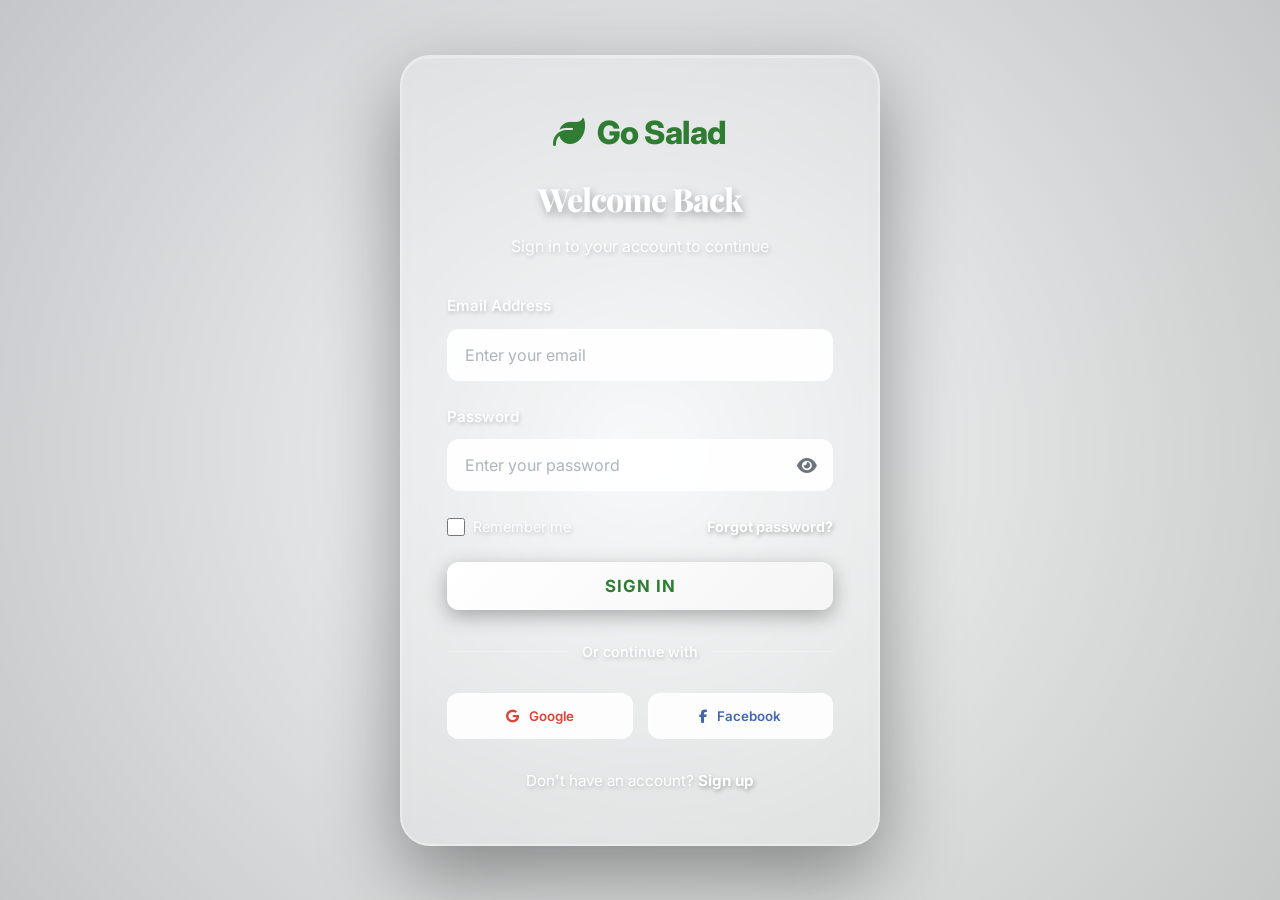
<file: go salad menu/admin-orders.html>
<!DOCTYPE html>
<html lang="en">
<head>
    <meta charset="UTF-8">
    <meta name="viewport" content="width=device-width, initial-scale=1.0">
    <title>Admin - Orders Management - FreshGreens</title>
    <link rel="stylesheet" href="https://cdnjs.cloudflare.com/ajax/libs/font-awesome/6.4.0/css/all.min.css">
    <link rel="stylesheet" href="style.css">
    <link rel="stylesheet" href="admin.css">
</head>
<body>
    <div class="admin-container">
        <!-- Sidebar Navigation -->
        <aside class="admin-sidebar">
            <div class="admin-logo">
                <i class="fas fa-leaf"></i>
                <h2>Go Salad Admin</h2>
            </div>
            
            <nav class="admin-nav">
                <ul>
                    <li><a href="admin.html" class="nav-link" data-page="dashboard"><i class="fas fa-chart-line"></i> Dashboard</a></li>
                    <li><a href="admin-orders.html" class="nav-link active" data-page="orders"><i class="fas fa-shopping-bag"></i> Orders</a></li>
                    <li><a href="admin-users.html" class="nav-link" data-page="users"><i class="fas fa-users"></i> Users</a></li>
                    <li><a href="staff-inventory.html" class="nav-link" data-page="inventory"><i class="fas fa-box"></i> Inventory</a></li>
                    <li><hr></li>
                    <li><a href="login.html" class="nav-link" id="adminLogout"><i class="fas fa-sign-out-alt"></i> Logout</a></li>
                </ul>
            </nav>
        </aside>

        <main class="admin-main">
            <!-- Header -->
            <header class="admin-header">
                <div class="header-left">
                    <h1>Orders Management</h1>
                </div>
                <div class="header-right">
                    <div class="admin-user-info">
                        <span id="adminName">Admin</span>
                        <img src="https://api.dicebear.com/7.x/avataaars/svg?seed=admin" alt="Admin" class="admin-avatar">
                    </div>
                </div>
            </header>

            <!-- Content -->
            <div class="admin-content">
                <!-- Filters & Search -->
                <section class="filters-section">
                    <div class="filter-group">
                        <input type="text" id="searchOrders" placeholder="Search by Order ID or Customer name..." class="search-input">
                        
                        <div class="filter-buttons">
                            <select id="statusFilter" class="filter-select">
                                <option value="">All Status</option>
                                <option value="pending">Pending</option>
                                <option value="preparing">Preparing</option>
                                <option value="ready">Ready for Pickup</option>
                                <option value="delivery">Out for Delivery</option>
                                <option value="completed">Completed</option>
                                <option value="cancelled">Cancelled</option>
                            </select>

                            <select id="priorityFilter" class="filter-select">
                                <option value="">All Priorities</option>
                                <option value="low">Low</option>
                                <option value="normal">Normal</option>
                                <option value="high">High</option>
                            </select>

                            <button id="refreshBtn" class="btn btn-secondary">
                                <i class="fas fa-sync"></i> Refresh
                            </button>
                        </div>
                    </div>
                </section>

                <!-- Orders Table -->
                <section class="orders-section">
                    <div class="table-container">
                        <table class="orders-table">
                            <thead>
                                <tr>
                                    <th>Order ID</th>
                                    <th>Customer</th>
                                    <th>Items</th>
                                    <th>Total</th>
                                    <th>Status</th>
                                    <th>Priority</th>
                                    <th>Date</th>
                                    <th>Actions</th>
                                </tr>
                            </thead>
                            <tbody id="ordersTableBody">
                                <tr>
                                    <td colspan="8" style="text-align: center; padding: 20px;">Loading orders...</td>
                                </tr>
                            </tbody>
                        </table>
                    </div>
                </section>
            </div>
        </main>
    </div>

    <!-- Order Details Modal -->
    <div id="orderDetailsModal" class="modal">
        <div class="modal-content modal-lg">
            <span class="close">&times;</span>
            <h2>Order Details</h2>
            <div id="orderDetailsContent">
                <!-- Order details will be loaded here -->
            </div>
        </div>
    </div>

    <!-- Update Status Modal -->
    <div id="updateStatusModal" class="modal">
        <div class="modal-content">
            <span class="close">&times;</span>
            <h2>Update Order Status</h2>
            <form id="updateStatusForm">
                <div class="form-group">
                    <label for="updateOrderId">Order ID:</label>
                    <input type="text" id="updateOrderId" readonly>
                </div>
                <div class="form-group">
                    <label for="updateStatusSelect">New Status:</label>
                    <select id="updateStatusSelect" required>
                        <option value="">Select Status</option>
                        <option value="pending">Pending</option>
                        <option value="preparing">Preparing</option>
                        <option value="ready">Ready for Pickup</option>
                        <option value="delivery">Out for Delivery</option>
                        <option value="completed">Completed</option>
                        <option value="cancelled">Cancelled</option>
                    </select>
                </div>
                <div class="form-group">
                    <label for="updateOrderNotes">Notes (Optional):</label>
                    <textarea id="updateOrderNotes" rows="3" placeholder="Add notes about this order..."></textarea>
                </div>
                <div class="form-buttons">
                    <button type="submit" class="btn btn-primary">Update Status</button>
                    <button type="button" class="btn btn-secondary close-modal">Cancel</button>
                </div>
            </form>
        </div>
    </div>

    <script src="database.js"></script>
    <script src="admin.js"></script>
</body>
</html>
</file>
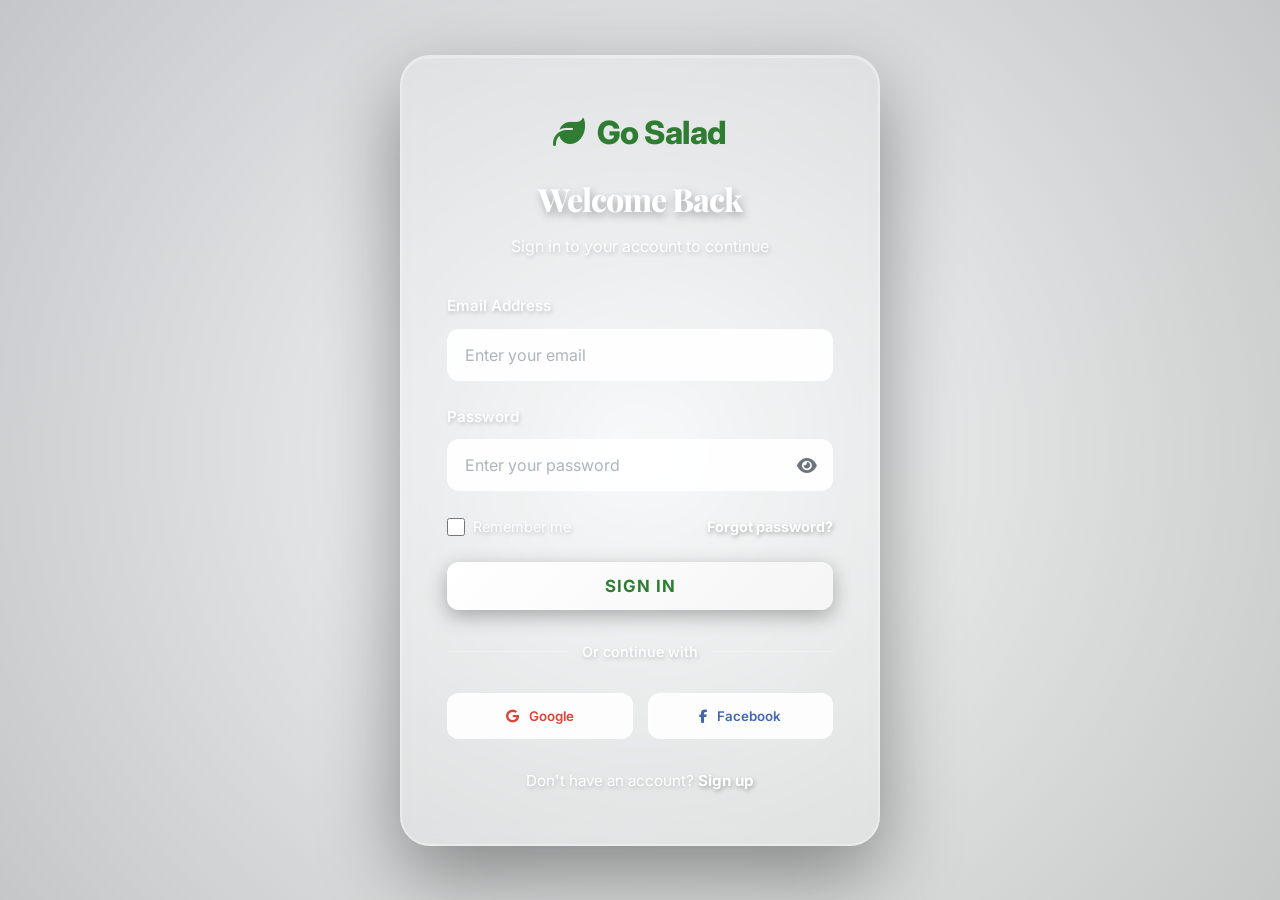
<file: go salad menu/admin-users.html>
<!DOCTYPE html>
<html lang="en">
<head>
    <meta charset="UTF-8">
    <meta name="viewport" content="width=device-width, initial-scale=1.0">
    <title>Admin - Users Management - FreshGreens</title>
    <link rel="stylesheet" href="https://cdnjs.cloudflare.com/ajax/libs/font-awesome/6.4.0/css/all.min.css">
    <link rel="stylesheet" href="style.css">
    <link rel="stylesheet" href="admin.css">
</head>
<body>
    <div class="admin-container">
        <!-- Sidebar Navigation -->
        <aside class="admin-sidebar">
            <div class="admin-logo">
                <img src="gosalad lgo.png" 
                 alt="Go Salad Logo" 
                 style="width:40px; height:auto;">
                <h2>Go Salad Admin</h2>
            </div>
            
            <nav class="admin-nav">
                <ul>
                    <li><a href="admin.html" class="nav-link" data-page="dashboard"><i class="fas fa-chart-line"></i> Dashboard</a></li>
                    <li><a href="admin-orders.html" class="nav-link" data-page="orders"><i class="fas fa-shopping-bag"></i> Orders</a></li>
                    <li><a href="admin-users.html" class="nav-link active" data-page="users"><i class="fas fa-users"></i> Users</a></li>
                    <li><a href="staff-inventory.html" class="nav-link" data-page="inventory"><i class="fas fa-box"></i> Inventory</a></li>
                    <li><hr></li>
                    <li><a href="login.html" class="nav-link" id="adminLogout"><i class="fas fa-sign-out-alt"></i> Logout</a></li>
                </ul>
            </nav>
        </aside>

        <main class="admin-main">
            <!-- Header -->
            <header class="admin-header">
                <div class="header-left">
                    <h1>Users Management</h1>
                </div>
                <div class="header-right">
                    <div class="admin-user-info">
                        <span id="adminName">Admin</span>
                        <img src="https://api.dicebear.com/7.x/avataaars/svg?seed=admin" alt="Admin" class="admin-avatar">
                    </div>
                </div>
            </header>

            <!-- Content -->
            <div class="admin-content">
                <!-- Filters & Search -->
                <section class="filters-section">
                    <div class="filter-group">
                        <input type="text" id="searchUsers" placeholder="Search by name or email..." class="search-input">
                        <button id="refreshUsersBtn" class="btn btn-secondary">
                            <i class="fas fa-sync"></i> Refresh
                        </button>
                    </div>
                </section>

                <!-- Users Table -->
                <section class="users-section">
                    <div class="table-container">
                        <table class="users-table">
                            <thead>
                                <tr>
                                    <th>Name</th>
                                    <th>Email</th>
                                    <th>Phone</th>
                                    <th>Join Date</th>
                                    <th>Total Orders</th>
                                    <th>Total Spent</th>
                                    <th>Actions</th>
                                </tr>
                            </thead>
                            <tbody id="usersTableBody">
                                <tr>
                                    <td colspan="7" style="text-align: center; padding: 20px;"> Users info</td>
                                </tr>
                            </tbody>
                        </table>
                    </div>
                </section>
            </div>
        </main>
    </div>

    <!-- User Details Modal -->
    <div id="userDetailsModal" class="modal">
        <div class="modal-content modal-lg">
            <span class="close">&times;</span>
            <h2>User Details</h2>
            <div id="userDetailsContent">
                <!-- User details will be loaded here -->
            </div>
        </div>
    </div>

    <!-- Delete User Confirmation Modal -->
    <div id="deleteUserModal" class="modal">
        <div class="modal-content">
            <span class="close">&times;</span>
            <h2>Delete User</h2>
            <p id="deleteConfirmMessage">Are you sure you want to delete this user?</p>
            <div class="form-buttons">
                <button id="confirmDeleteBtn" class="btn btn-danger">Delete User</button>
                <button type="button" class="btn btn-secondary close-modal">Cancel</button>
            </div>
        </div>
    </div>

    <script src="database.js"></script>
    <script src="admin.js"></script>
</body>
</html>
</file>
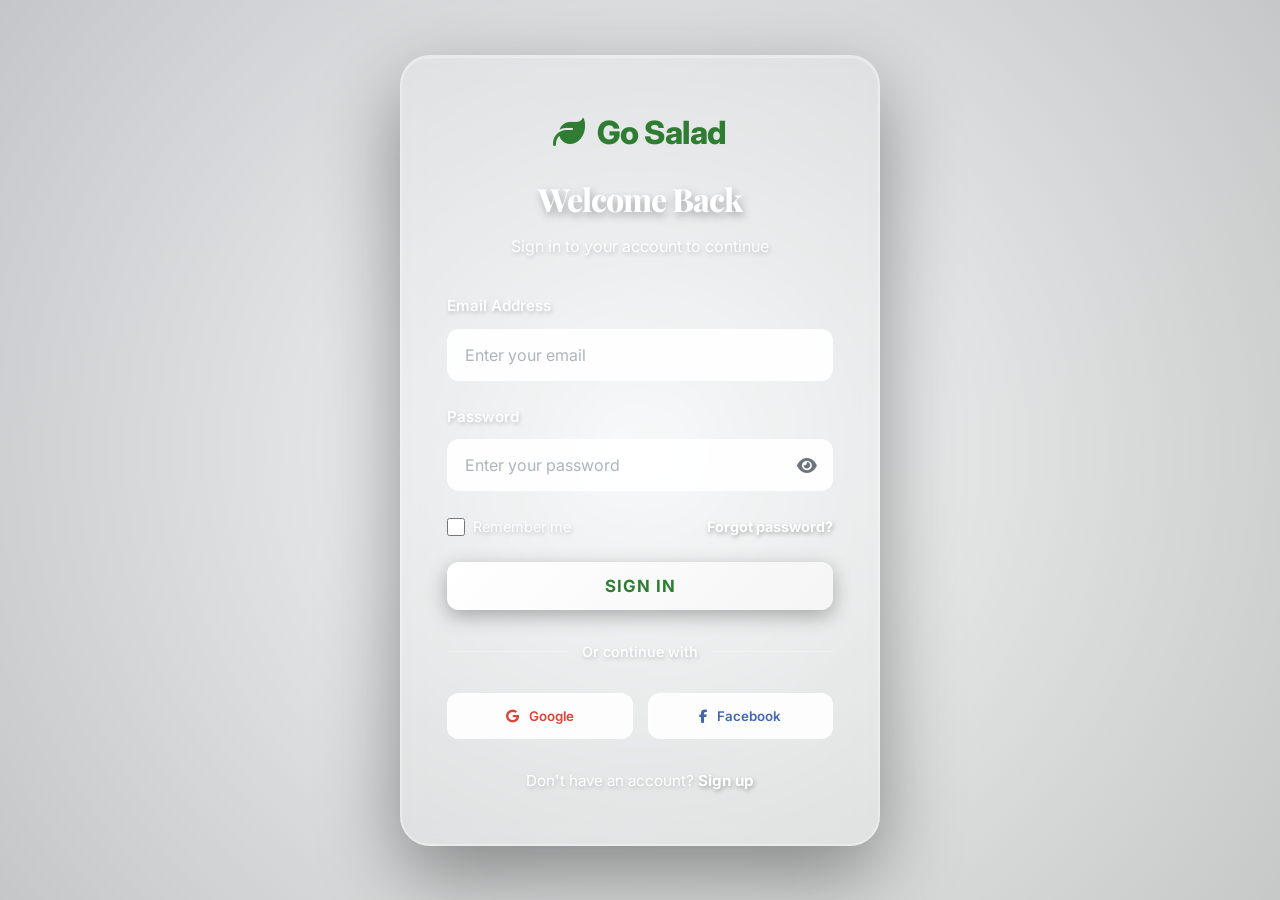
<file: go salad menu/admin.html>
<!DOCTYPE html>
<html lang="en">
<head>
    <meta charset="UTF-8">
    <meta name="viewport" content="width=device-width, initial-scale=1.0">
    <title>Orders Management - FreshGreens Admin</title>
    <link rel="stylesheet" href="https://cdnjs.cloudflare.com/ajax/libs/font-awesome/6.4.0/css/all.min.css">
    <link rel="stylesheet" href="style.css">
    <link rel="stylesheet" href="admin.css">
</head>
<body>
    <!-- Admin Sidebar Navigation -->
    <div class="admin-container">
        <aside class="admin-sidebar">
            <div class="admin-logo">
                <i class="fas fa-leaf"></i>
                <h2>Go Salad Admin</h2>
            </div>
            
            <nav class="admin-nav">
                <ul>
                    <li><a href="admin.html" class="nav-link" data-page="dashboard"><i class="fas fa-chart-line"></i> Dashboard</a></li>
                    <li><a href="admin-orders.html" class="nav-link active" data-page="orders"><i class="fas fa-shopping-bag"></i> Orders</a></li>
                    <li><a href="admin-users.html" class="nav-link" data-page="users"><i class="fas fa-users"></i> Users</a></li>
                    <li><a href="staff-inventory.html" class="nav-link" data-page="inventory"><i class="fas fa-box"></i> Inventory</a></li>
                    <li><a href="analytics.html" class="nav-link" data-page="analytics"><i class="fas fa-chart-bar"></i> Analytics</a></li>
                    <li><hr></li>
                    <li><a href="login.html" class="nav-link" id="adminLogout"><i class="fas fa-sign-out-alt"></i> Logout</a></li>
                    <li><a href="admin-add-menu.html" class="nav-link" data-page="add-menu"><i class="fas fa-plus-circle"></i> Add Menu</a></li>

                </ul>
            </nav>
        </aside>

        <main class="admin-main">
            <!-- Admin Header -->
            <header class="admin-header">
                <div class="header-left">
                    <h1>Orders Management</h1>
                </div>
                <div class="header-right">
                    <div class="admin-user-info">
                        <span id="adminName">Admin</span>
                        <img src="https://api.dicebear.com/7.x/avataaars/svg?seed=admin" alt="Admin" class="admin-avatar">
                    </div>
                </div>
            </header>

            <!-- Orders Content -->
            <div class="admin-content">
                <!-- Statistics Overview -->
                <section class="dashboard-stats">
                    <div class="stat-card">
                        <div class="stat-icon pending">
                            <i class="fas fa-hourglass-start"></i>
                        </div>
                        <div class="stat-details">
                            <h3>Pending Orders</h3>
                            <p class="stat-number" id="pendingCount">0</p>
                        </div>
                    </div>

                    <div class="stat-card">
                        <div class="stat-icon preparing">
                            <i class="fas fa-spinner"></i>
                        </div>
                        <div class="stat-details">
                            <h3>Preparing</h3>
                            <p class="stat-number" id="preparingCount">0</p>
                        </div>
                    </div>

                    <div class="stat-card">
                        <div class="stat-icon ready">
                            <i class="fas fa-check-circle"></i>
                        </div>
                        <div class="stat-details">
                            <h3>Ready for Pickup</h3>
                            <p class="stat-number" id="readyCount">0</p>
                        </div>
                    </div>

                    <div class="stat-card">
                        <div class="stat-icon delivery">
                            <i class="fas fa-truck"></i>
                        </div>
                        <div class="stat-details">
                            <h3>Out for Delivery</h3>
                            <p class="stat-number" id="deliveryCount">0</p>
                        </div>
                    </div>

                    <div class="stat-card">
                        <div class="stat-icon completed">
                            <i class="fas fa-check-square"></i>
                        </div>
                        <div class="stat-details">
                            <h3>Completed</h3>
                            <p class="stat-number" id="completedCount">0</p>
                        </div>
                    </div>

                    <div class="stat-card">
                        <div class="stat-icon revenue">
                            <i class="fas fa-peso-sign"></i>
                        </div>
                        <div class="stat-details">
                            <h3>Total Revenue</h3>
                            <p class="stat-number" id="totalRevenue">₱0</p>
                        </div>
                    </div>
                </section>

                <!-- Filters & Search -->
                <section class="filters-section">
                    <div class="filter-group">
                        <input type="text" id="searchOrders" placeholder="Search by Order ID or Customer name..." class="search-input">
                        
                        <div class="filter-buttons">
                            <select id="statusFilter" class="filter-select">
                                <option value="all">All Status</option>
                                <option value="pending">Pending</option>
                                <option value="preparing">Preparing</option>
                                <option value="ready">Ready for Pickup</option>
                                <option value="delivery">Out for Delivery</option>
                                <option value="completed">Completed</option>
                                <option value="cancelled">Cancelled</option>
                            </select>

                            <select id="priorityFilter" class="filter-select">
                                <option value="all">All Priorities</option>
                                <option value="low">Low</option>
                                <option value="normal">Normal</option>
                                <option value="high">High</option>
                            </select>

                            <button id="refreshBtn" class="btn btn-secondary">
                                <i class="fas fa-sync"></i> Refresh
                            </button>
                        </div>
                    </div>
                </section>

                <!-- Orders Table -->
                <section class="recent-section">
                    <h2>All Orders</h2>
                    <div class="table-container">
                        <table class="orders-table">
                            <thead>
                                <tr>
                                    <th>Order ID</th>
                                    <th>Customer</th>
                                    <th>Items</th>
                                    <th>Total</th>
                                    <th>Status</th>
                                    <th>Priority</th>
                                    <th>Date</th>
                                    <th>Actions</th>
                                </tr>
                            </thead>
                            <tbody id="ordersTableBody">
                                <tr>
                                    <td colspan="8" style="text-align: center; padding: 20px;">Loading orders...</td>
                                </tr>
                            </tbody>
                        </table>
                    </div>
                </section>
            </div>
        </main>
    </div>

    <!-- Order Details Modal -->
    <div id="orderDetailsModal" class="modal">
        <div class="modal-content modal-lg">
            <span class="close">&times;</span>
            <h2>Order Details</h2>
            <div id="orderDetailsContent">
                <!-- Order details will be loaded here -->
            </div>
        </div>
    </div>

    <!-- Update Status Modal -->
    <div id="updateStatusModal" class="modal">
        <div class="modal-content">
            <span class="close">&times;</span>
            <h2>Update Order Status</h2>
            <form id="updateStatusForm">
                <div class="form-group">
                    <label for="updateOrderId">Order ID:</label>
                    <input type="text" id="updateOrderId" readonly>
                </div>
                <div class="form-group">
                    <label for="updateStatusSelect">New Status:</label>
                    <select id="updateStatusSelect" required>
                        <option value="">Select Status</option>
                        <option value="pending">Pending</option>
                        <option value="preparing">Preparing</option>
                        <option value="ready">Ready for Pickup</option>
                        <option value="delivery">Out for Delivery</option>
                        <option value="completed">Completed</option>
                        <option value="cancelled">Cancelled</option>
                    </select>
                </div>
                <div class="form-group">
                    <label for="updateOrderNotes">Notes (Optional):</label>
                    <textarea id="updateOrderNotes" rows="3" placeholder="Add notes about this order..."></textarea>
                </div>
                <div class="form-buttons">
                    <button type="submit" class="btn btn-primary">Update Status</button>
                    <button type="button" class="btn btn-secondary close-modal">Cancel</button>
                </div>
            </form>
        </div>
    </div>

    <script src="database.js"></script>
    <script src="admin.js"></script>
</body>
</html>
</file>
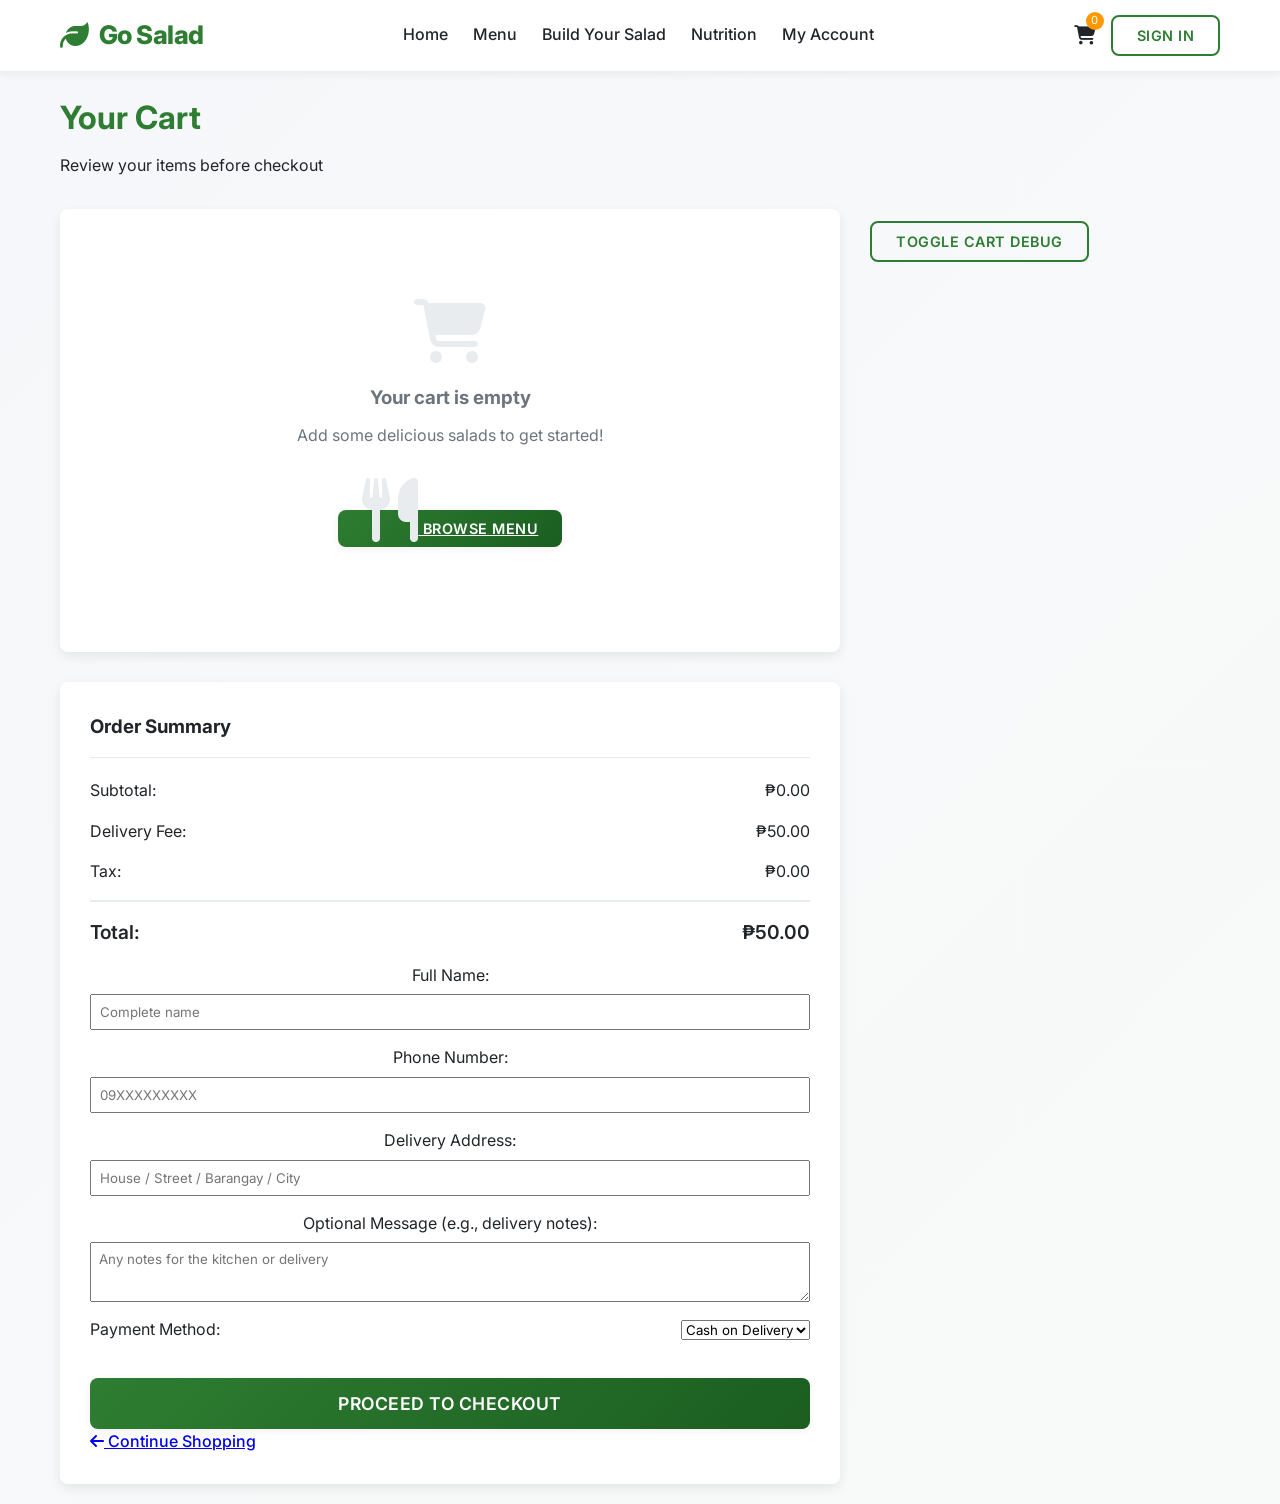
<file: go salad menu/cart.html>
<!DOCTYPE html>
<html lang="en">
<head>
    <meta charset="UTF-8">
    <meta name="viewport" content="width=device-width, initial-scale=1.0">
    <title>Cart - FreshGreens</title>
    <link rel="stylesheet" href="https://cdnjs.cloudflare.com/ajax/libs/font-awesome/6.4.0/css/all.min.css">
    <link rel="stylesheet" href="style.css">
    <style>
        .cart-container {
            max-width: 1200px;
            margin: 0 auto;
            padding: 20px;
        }
        
        .cart-header {
            margin-bottom: 30px;
        }
        
        .cart-header h1 {
            color: var(--primary);
            margin-bottom: 10px;
        }
        
        .cart-content {
            display: grid;
            grid-template-columns: 1fr 350px;
            gap: 30px;
        }
        
        .cart-items {
            background: white;
            border-radius: 8px;
            box-shadow: 0 4px 12px rgba(0,0,0,0.08);
            padding: 30px;
        }
        
        .cart-item {
            display: flex;
            gap: 20px;
            padding: 20px 0;
            border-bottom: 1px solid var(--light-gray);
        }
        
        .cart-item:last-child {
            border-bottom: none;
        }
        
        .item-image {
            width: 100px;
            height: 100px;
            border-radius: 8px;
            background-size: cover;
            background-position: center;
            flex-shrink: 0;
        }
        
        .item-details {
            flex: 1;
        }
        
        .item-name {
            font-weight: 600;
            margin-bottom: 5px;
        }
        
        .item-description {
            color: var(--gray);
            font-size: 0.9rem;
            margin-bottom: 10px;
        }
        
        .item-customizations {
            font-size: 0.8rem;
            color: var(--gray);
            margin-bottom: 10px;
        }
        
        .item-price {
            font-weight: 600;
            color: var(--primary);
        }
        
        .item-actions {
            display: flex;
            align-items: center;
            gap: 15px;
        }
        
        .quantity-controls {
            display: flex;
            align-items: center;
            gap: 10px;
        }
        
        .quantity-btn {
            width: 30px;
            height: 30px;
            border: 1px solid var(--light-gray);
            background: white;
            border-radius: 4px;
            cursor: pointer;
            display: flex;
            align-items: center;
            justify-content: center;
        }
        
        .quantity-btn:hover {
            background: var(--light);
        }
        
        .quantity-input {
            width: 50px;
            text-align: center;
            border: 1px solid var(--light-gray);
            border-radius: 4px;
            padding: 5px;
        }
        
        .remove-btn {
            color: #e53935;
            background: none;
            border: none;
            cursor: pointer;
            padding: 5px;
        }
        
        .remove-btn:hover {
            color: #c62828;
        }
        
        .cart-summary {
            background: white;
            border-radius: 8px;
            box-shadow: 0 4px 12px rgba(0,0,0,0.08);
            padding: 30px;
            height: fit-content;
            position: sticky;
            top: 20px;
        }
        
        .summary-title {
            margin-bottom: 20px;
            padding-bottom: 15px;
            border-bottom: 1px solid var(--light-gray);
        }
        
        .summary-row {
            display: flex;
            justify-content: space-between;
            margin-bottom: 15px;
            align-items: center;
        }
        
        .summary-total {
            font-weight: 600;
            font-size: 1.2rem;
            border-top: 2px solid var(--light-gray);
            padding-top: 15px;
            margin-top: 15px;
        }
        
        .checkout-btn {
            width: 100%;
            padding: 15px;
            font-size: 1.1rem;
            margin-top: 20px;
        }
        
        .empty-cart {
            text-align: center;
            padding: 60px 20px;
        }
        
        .empty-cart i {
            font-size: 4rem;
            color: var(--light-gray);
            margin-bottom: 20px;
        }
        
        .empty-cart h3 {
            margin-bottom: 10px;
            color: var(--gray);
        }
        
        .empty-cart p {
            color: var(--gray);
            margin-bottom: 30px;
        }
        
        .continue-shopping {
            display: inline-flex;
            align-items: center;
            gap: 10px;
            color: var(--primary);
            text-decoration: none;
            font-weight: 500;
        }
        
        #gcashInfo input {
            box-sizing: border-box;
        }

        @media (max-width: 768px) {
            .cart-content {
                grid-template-columns: 1fr;
            }
            
            .cart-item {
                flex-direction: column;
            }
            
            .item-image {
                width: 100%;
                height: 200px;
            }
        }
    </style>
</head>
<body>
    <!-- Header -->
    <header>
        <div class="container">
            <nav class="navbar">
                <div class="logo">
                    <i class="fas fa-leaf"></i>
                    <span>Go Salad</span>
                </div>
                <div class="nav-links">
                    <a href="index.html">Home</a>
                    <a href="index.html#menu">Menu</a>
                    <a href="index.html#builder">Build Your Salad</a>
                    <a href="index.html#nutrition">Nutrition</a>
                    <a href="account.html">My Account</a>
                </div>
                <div class="nav-actions">
                    <a href="cart.html" class="cart-icon">
                        <i class="fas fa-shopping-cart"></i>
                        <span class="cart-count">0</span>
                    </a>
                    <button class="btn btn-outline" id="authButton">Sign In</button>
                </div>
            </nav>
        </div>
    </header>

    <div class="container cart-container">
        <div class="cart-header">
            <h1>Your Cart</h1>
            <p>Review your items before checkout</p>
        </div>
        
        <div class="cart-content">
            <div class="cart-items" id="cartItems">
                <!-- Cart items will be loaded here -->
            </div>

            <!-- Debug panel -->
            <div style="margin-top:12px; font-size:0.9rem; color:var(--gray);">
                <button id="debugToggle" class="btn btn-outline" style="margin-bottom:8px;">Toggle Cart Debug</button>
                <div id="cartDebug" style="display:none; background:#fff; padding:12px; border-radius:8px; box-shadow:0 4px 12px rgba(0,0,0,0.06);">
                    <div style="margin-bottom:8px;"><strong>Current User:</strong> <span id="debugCurrentUser">(loading)</span></div>
                    <div style="margin-bottom:8px;"><strong>Cart for User:</strong></div>
                    <pre id="debugCartJson" style="max-height:240px; overflow:auto; background:#f7f7f7; padding:8px; border-radius:6px;"></pre>
                    <div style="margin-top:8px;"><button id="refreshDebug" class="btn">Refresh Debug</button></div>
                </div>
            </div>
            
            <div class="cart-summary">
                <h3 class="summary-title">Order Summary</h3>
                
                <div class="summary-row">
                    <span>Subtotal:</span>
                    <span id="subtotal">₱0.00</span>
                </div>
                
                <div class="summary-row">
                    <span>Delivery Fee:</span>
                    <span id="deliveryFee">₱50.00</span>
                </div>
                
                <div class="summary-row">
                    <span>Tax:</span>
                    <span id="tax">₱0.00</span>
                </div>

                <div class="summary-row summary-total">
                    <span>Total:</span>
                    <span id="total">₱0.00</span>
                </div>

                <!-- Customer details -->
                <div class="summary-row" style="flex-direction:column; gap:6px;">
                    <label for="customerNameInput">Full Name:</label>
                    <input type="text" id="customerNameInput" placeholder="Complete name" style="width:100%; padding:8px;">
                </div>

                <div class="summary-row" style="flex-direction:column; gap:6px; margin-top:8px;">
                    <label for="customerPhoneInput">Phone Number:</label>
                    <input type="text" id="customerPhoneInput" placeholder="09XXXXXXXXX" style="width:100%; padding:8px;">
                </div>

                <div class="summary-row" style="flex-direction:column; gap:6px; margin-top:8px;">
                    <label for="customerAddressInput">Delivery Address:</label>
                    <input type="text" id="customerAddressInput" placeholder="House / Street / Barangay / City" style="width:100%; padding:8px;">
                </div>

                <div class="summary-row" style="flex-direction:column; gap:6px; margin-top:8px;">
                    <label for="orderMessageInput">Optional Message (e.g., delivery notes):</label>
                    <textarea id="orderMessageInput" placeholder="Any notes for the kitchen or delivery" style="width:100%; padding:8px; height:60px;"></textarea>
                </div>

                <!-- Payment method -->
                <div class="summary-row" style="margin-top:8px;">
                    <label for="paymentMethod">Payment Method:</label>
                    <select id="paymentMethod">
                        <option value="cash">Cash on Delivery</option>
                        <option value="gcash">GCash</option>
                    </select>
                </div>

                <div id="gcashInfo" style="display:none; margin-top:10px;">
                    <label for="gcashNumber">GCash Number:</label>
                    <input type="text" id="gcashNumber" placeholder="09XXXXXXXXX" style="width:100%; padding:8px; margin-top:5px;">
                </div>

                <button class="btn btn-primary checkout-btn" id="checkoutBtn" disabled>
                    Proceed to Checkout
                </button>
                
                <div class="continue-shopping">
                    <a href="index.html">
                        <i class="fas fa-arrow-left"></i>
                        Continue Shopping
                    </a>
                </div>
            </div>
        </div>
    </div>

    <script src="database.js"></script>
    <script src="cart.js"></script>
    <script>
        // Cart page functionality
        document.addEventListener('DOMContentLoaded', function() {
            // Debug: Log localStorage content
            console.log('[Cart] localStorage carts:', localStorage.getItem('freshgreens_carts'));
            console.log('[Cart] current user:', localStorage.getItem('freshgreens_current_user'));
            
            loadCartItems();
            setupEventListeners();
            
            // Setup debug panel
            setupDebugPanel();
        });

        function setupDebugPanel() {
            const debugToggle = document.getElementById('debugToggle');
            const cartDebug = document.getElementById('cartDebug');
            const refreshDebug = document.getElementById('refreshDebug');
            
            if (debugToggle) {
                debugToggle.addEventListener('click', function() {
                    cartDebug.style.display = cartDebug.style.display === 'none' ? 'block' : 'none';
                });
            }
            
            if (refreshDebug) {
                refreshDebug.addEventListener('click', function() {
                    updateDebugInfo();
                });
            }
            
            updateDebugInfo();
        }

        function updateDebugInfo() {
            const currentUser = JSON.parse(localStorage.getItem('freshgreens_current_user') || 'null');
            const userId = currentUser ? currentUser.id : 'guest';
            const carts = JSON.parse(localStorage.getItem('freshgreens_carts') || '{}');
            const userCart = carts[userId] || { items: [], total: 0 };
            
            document.getElementById('debugCurrentUser').textContent = currentUser ? `${currentUser.firstName} (${userId})` : 'Guest (guest)';
            document.getElementById('debugCartJson').textContent = JSON.stringify(userCart, null, 2);
        }

        function loadCartItems() {
            const cartItemsContainer = document.getElementById('cartItems');
            const cart = freshGreensDB.getCart(getUserId());
            console.log('[Cart Page] loadCartItems userId=', getUserId(), 'cart=', cart);

            if (cart.items.length === 0) {
                cartItemsContainer.innerHTML = `
                    <div class="empty-cart">
                        <i class="fas fa-shopping-cart"></i>
                        <h3>Your cart is empty</h3>
                        <p>Add some delicious salads to get started!</p>
                        <a href="index.html" class="btn btn-primary">
                            <i class="fas fa-utensils"></i>
                            Browse Menu
                        </a>
                    </div>
                `;
                updateSummary(0);
                return;
            }

            // Separate items by type
            const premadeItems = cart.items.filter(item => item.product.category === 'premade');
            const customItems = cart.items.filter(item => item.product.category === 'custom');

            let itemsHTML = '';

            if (premadeItems.length > 0) {
                itemsHTML += `<h3 style="margin-bottom:10px;color:var(--primary)">Premade Salads</h3>`;
                premadeItems.forEach(item => {
                    const itemTotal = item.product.price * item.quantity;
                    itemsHTML += `
                        <div class="cart-item" data-item-id="${item.id}">
                            <div class="item-image" style="background-image: url('${item.product.image || 'https://images.unsplash.com/photo-1512621776951-a57141f2eefd?ixlib=rb-4.0.3&auto=format&fit=crop&w=1770&q=80'}')"></div>
                            <div class="item-details">
                                <div class="item-name">${item.product.name}</div>
                                <div class="item-description">${item.product.description || ''}</div>
                                <div class="item-price">₱${itemTotal.toFixed(2)}</div>
                            </div>
                            <div class="item-actions">
                                <div class="quantity-controls">
                                    <button class="quantity-btn decrease-btn" onclick="updateQuantity('${item.id}', ${item.quantity - 1})">
                                        <i class="fas fa-minus"></i>
                                    </button>
                                    <input type="number" class="quantity-input" value="${item.quantity}" min="1" 
                                           onchange="updateQuantity('${item.id}', parseInt(this.value))">
                                    <button class="quantity-btn increase-btn" onclick="updateQuantity('${item.id}', ${item.quantity + 1})">
                                        <i class="fas fa-plus"></i>
                                    </button>
                                </div>
                                <button class="remove-btn" onclick="removeItem('${item.id}')">
                                    <i class="fas fa-trash"></i>
                                </button>
                            </div>
                        </div>
                    `;
                });
            }

            if (customItems.length > 0) {
                itemsHTML += `<h3 style="margin:30px 0 10px 0;color:var(--primary)">Custom Salads</h3>`;
                customItems.forEach(item => {
                    const itemTotal = item.product.price * item.quantity;
                    itemsHTML += `
                        <div class="cart-item" data-item-id="${item.id}">
                            <div class="item-image" style="background-image: url('${item.product.image || 'https://images.unsplash.com/photo-1512621776951-a57141f2eefd?ixlib=rb-4.0.3&auto=format&fit=crop&w=1770&q=80'}')"></div>
                            <div class="item-details">
                                <div class="item-name">${item.product.name}</div>
                                <div class="item-description">${item.product.description || 'Custom salad'}</div>
                                ${item.customizations && Object.keys(item.customizations).length > 0 ? `
                                    <div class="item-customizations">
                                        ${getCustomizationsText(item.customizations)}
                                    </div>
                                ` : ''}
                                <div class="item-price">₱${itemTotal.toFixed(2)}</div>
                            </div>
                            <div class="item-actions">
                                <div class="quantity-controls">
                                    <button class="quantity-btn decrease-btn" onclick="updateQuantity('${item.id}', ${item.quantity - 1})">
                                        <i class="fas fa-minus"></i>
                                    </button>
                                    <input type="number" class="quantity-input" value="${item.quantity}" min="1" 
                                           onchange="updateQuantity('${item.id}', parseInt(this.value))">
                                    <button class="quantity-btn increase-btn" onclick="updateQuantity('${item.id}', ${item.quantity + 1})">
                                        <i class="fas fa-plus"></i>
                                    </button>
                                </div>
                                <button class="remove-btn" onclick="removeItem('${item.id}')">
                                    <i class="fas fa-trash"></i>
                                </button>
                            </div>
                        </div>
                    `;
                });
            }

            cartItemsContainer.innerHTML = itemsHTML;
            updateSummary(cart.total);
        }

        function getCustomizationsText(customizations) {
            let text = '';
            
            // Handle both old format (single values) and new format (arrays)
            if (customizations.bases && customizations.bases.length > 0) {
                text += `Bases: ${customizations.bases.map(b => b.name).join(', ')}, `;
            } else if (customizations.base) {
                text += `Base: ${customizations.base.name}, `;
            }
            
            if (customizations.proteins && customizations.proteins.length > 0) {
                text += `Proteins: ${customizations.proteins.map(p => p.name).join(', ')}, `;
            } else if (customizations.protein) {
                text += `Protein: ${customizations.protein.name}, `;
            }
            
            if (customizations.vegetables && customizations.vegetables.length > 0) {
                text += `Veggies: ${customizations.vegetables.map(v => v.name).join(', ')}, `;
            }
            
            if (customizations.fruits && customizations.fruits.length > 0) {
                text += `Fruits: ${customizations.fruits.map(f => f.name).join(', ')}, `;
            }
            
            if (customizations.toppings && customizations.toppings.length > 0) {
                text += `Toppings: ${customizations.toppings.map(t => t.name).join(', ')}, `;
            }
            
            if (customizations.dressings && customizations.dressings.length > 0) {
                text += `Dressings: ${customizations.dressings.map(d => d.name).join(', ')}, `;
            } else if (customizations.dressing) {
                text += `Dressing: ${customizations.dressing.name}`;
            }
            
            return text.replace(/, $/, '');
        }

        function updateSummary(subtotal) {
            const deliveryFee = 50;
            const tax = subtotal * 0.12;
            const total = subtotal + deliveryFee + tax;

            document.getElementById('subtotal').textContent = `₱${subtotal.toFixed(2)}`;
            document.getElementById('deliveryFee').textContent = `₱${deliveryFee.toFixed(2)}`;
            document.getElementById('tax').textContent = `₱${tax.toFixed(2)}`;
            document.getElementById('total').textContent = `₱${total.toFixed(2)}`;

            const checkoutBtn = document.getElementById('checkoutBtn');
            checkoutBtn.disabled = subtotal === 0;
        }

        function updateQuantity(itemId, newQuantity) {
            if (newQuantity < 1) return;
            const cart = freshGreensDB.updateCartItem(getUserId(), itemId, newQuantity);
            if (cart) {
                loadCartItems();
                updateCartCount();
            }
        }

        function removeItem(itemId) {
            const cart = freshGreensDB.removeFromCart(getUserId(), itemId);
            if (cart) {
                loadCartItems();
                updateCartCount();
            }
        }

        function updateCartCount() {
            const count = freshGreensDB.getCartItemCount(getUserId());
            document.querySelectorAll('.cart-count').forEach(el => el.textContent = count);
        }

        function getUserId() {
            const currentUser = JSON.parse(localStorage.getItem('freshgreens_current_user'));
            return currentUser ? currentUser.id : 'guest';
        }

        function setupEventListeners() {
            // Checkout
            document.getElementById('checkoutBtn').addEventListener('click', function() {
                const currentUser = JSON.parse(localStorage.getItem('freshgreens_current_user'));
                if (!currentUser) {
                    alert('Please sign in to checkout');
                    window.location.href = 'login.html';
                    return;
                }
                proceedToCheckout();
            });

            // Auth button
            const authButton = document.getElementById('authButton');
            const currentUser = JSON.parse(localStorage.getItem('freshgreens_current_user'));
            if (currentUser) {
                authButton.textContent = 'My Account';
                authButton.onclick = () => window.location.href = 'account.html';
            } else {
                authButton.textContent = 'Sign In';
                authButton.onclick = () => window.location.href = 'login.html';
            }

            // Payment method select
            const paymentSelect = document.getElementById('paymentMethod');
            const gcashInfo = document.getElementById('gcashInfo');

            paymentSelect.addEventListener('change', function() {
                if (this.value === 'gcash') {
                    gcashInfo.style.display = 'block';
                } else {
                    gcashInfo.style.display = 'none';
                }
            });

            // Prefill customer details if logged in
            // reuse `currentUser` declared above
            if (currentUser) {
                const nameEl = document.getElementById('customerNameInput');
                const phoneEl = document.getElementById('customerPhoneInput');
                const addrEl = document.getElementById('customerAddressInput');
                if (nameEl) nameEl.value = `${currentUser.firstName || ''} ${currentUser.lastName || ''}`.trim();
                if (phoneEl) phoneEl.value = currentUser.phone || '';
                if (addrEl) {
                    if (currentUser.addresses && currentUser.addresses.length > 0) {
                        addrEl.value = currentUser.addresses[0].address || '';
                    } else if (currentUser.address) {
                        addrEl.value = currentUser.address || '';
                    }
                }
            }
        }
        
        function proceedToCheckout() {
            const cart = freshGreensDB.getCart(getUserId());
            const currentUser = JSON.parse(localStorage.getItem('freshgreens_current_user'));
            if (cart.items.length === 0) {
                alert('Your cart is empty');
                return;
            }

            let subtotal = 0;
            cart.items.forEach(item => subtotal += (item.product.price || 0) * item.quantity);

            const deliveryFee = 50;
            const tax = subtotal * 0.12;
            const total = subtotal + deliveryFee + tax;

            // Payment method
            const selectedPaymentMethod = document.getElementById('paymentMethod').value;
            let paymentDetails = {};

            if (selectedPaymentMethod === 'gcash') {
                const gcashNumber = document.getElementById('gcashNumber').value.trim();
                if (!gcashNumber || !/^09\d{9}$/.test(gcashNumber)) {
                    alert('Please enter a valid GCash number (09XXXXXXXXX).');
                    return;
                }
                paymentDetails = { method: 'gcash', number: gcashNumber };
            } else {
                paymentDetails = { method: 'cash' };
            }

            // Customer-provided details (allow overriding user's saved info)
            const customerName = document.getElementById('customerNameInput').value.trim();
            const customerPhone = document.getElementById('customerPhoneInput').value.trim();
            const customerAddress = document.getElementById('customerAddressInput').value.trim();
            const orderMessage = document.getElementById('orderMessageInput').value.trim();

            // Basic validation
            if (!customerName) {
                alert('Please enter your full name.');
                return;
            }
            if (!customerPhone || !/^09\d{9}$/.test(customerPhone)) {
                alert('Please enter a valid phone number (09XXXXXXXXX).');
                return;
            }
            if (!customerAddress) {
                alert('Please enter a delivery address.');
                return;
            }

            const order = freshGreensDB.createOrder({
                customerName: customerName,
                email: currentUser ? currentUser.email : '',
                phone: customerPhone,
                items: cart.items,
                total: total,
                paymentMethod: paymentDetails.method,
                paymentDetails: paymentDetails,
                deliveryAddress: customerAddress,
                notes: orderMessage,
                userId: currentUser ? currentUser.id : null
            });

            if (order) {
                freshGreensDB.clearCart(getUserId());
                alert(`Order placed successfully! Order ID: ${order.id}`);
                window.location.href = 'account.html';
            } else {
                alert('There was an error placing your order. Please try again.');
            }
        }
    </script>
</body>
</html>
</file>
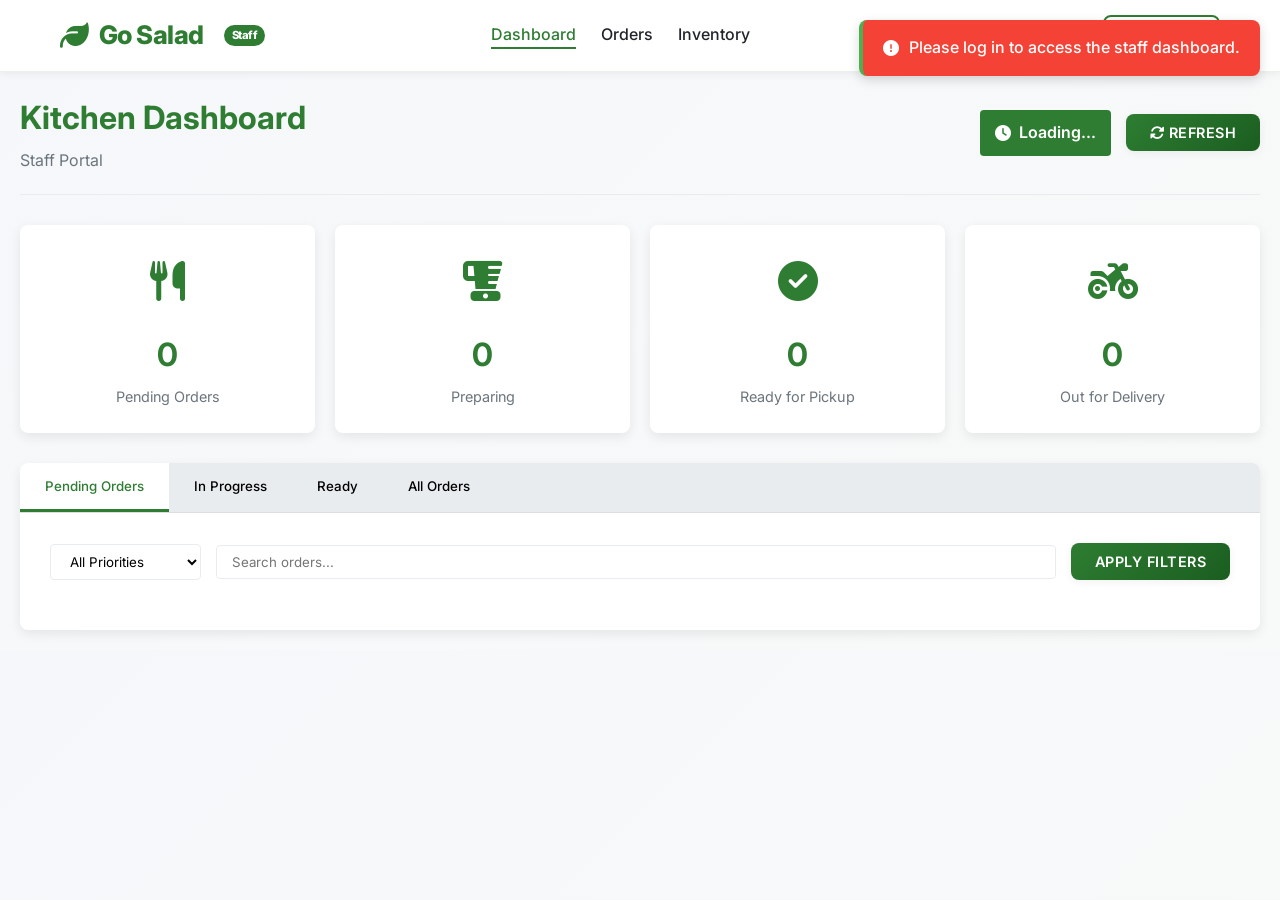
<file: go salad menu/employee.html>
<!DOCTYPE html>
<html lang="en">
<head>
    <meta charset="UTF-8">
    <meta name="viewport" content="width=device-width, initial-scale=1.0">
    <title>Staff Dashboard - FreshGreens</title>
    <link rel="stylesheet" href="https://cdnjs.cloudflare.com/ajax/libs/font-awesome/6.4.0/css/all.min.css">
    <link rel="stylesheet" href="style.css">
    <link rel="stylesheet" href="employee.css">
</head>
<body>
    <!-- Header -->
    <header>
        <div class="container">
            <nav class="navbar">
                <div class="logo">
                    <i class="fas fa-leaf"></i>
                    <span>Go Salad</span>
                    <span class="staff-badge-nav">Staff</span>
                </div>
                <div class="nav-links">
                    <a href="staff-dashboard.html" class="active">Dashboard</a>
                    <a href="staff-orders.html">Orders</a>
                    <a href="staff-inventory.html">Inventory</a>
                </div>
                <div class="nav-actions">
                    <span id="staffWelcome">Welcome, Staff</span>
                    <button class="btn btn-outline" id="logoutBtn">Logout</button>
                </div>
            </nav>
        </div>
    </header>

    <div class="container dashboard-container">
        <div class="dashboard-header">
            <div class="staff-info">
                <h1 id="staffName">Kitchen Dashboard</h1>
                <div class="staff-role" id="staffRole">Staff Portal</div>
            </div>
            <div class="staff-actions">
                <div class="kitchen-timer" id="kitchenTimer">
                    <i class="fas fa-clock"></i> <span id="currentTime">Loading...</span>
                </div>
                <button class="btn btn-primary" id="refreshBtn">
                    <i class="fas fa-sync-alt"></i> Refresh
                </button>
            </div>
        </div>
        
        <div class="stats-grid">
            <div class="stat-card">
                <div class="stat-icon">
                    <i class="fas fa-utensils"></i>
                </div>
                <div class="stat-number" id="pendingOrders">0</div>
                <div class="stat-label">Pending Orders</div>
            </div>
            <div class="stat-card">
                <div class="stat-icon">
                    <i class="fas fa-blender"></i>
                </div>
                <div class="stat-number" id="preparingOrders">0</div>
                <div class="stat-label">Preparing</div>
            </div>
            <div class="stat-card">
                <div class="stat-icon">
                    <i class="fas fa-check-circle"></i>
                </div>
                <div class="stat-number" id="readyOrders">0</div>
                <div class="stat-label">Ready for Pickup</div>
            </div>
            <div class="stat-card">
                <div class="stat-icon">
                    <i class="fas fa-motorcycle"></i>
                </div>
                <div class="stat-number" id="deliveryOrders">0</div>
                <div class="stat-label">Out for Delivery</div>
            </div>
        </div>
        
        <div class="dashboard-tabs">
            <div class="tab-header">
                <button class="tab-btn active" data-tab="pending">Pending Orders</button>
                <button class="tab-btn" data-tab="preparing">In Progress</button>
                <button class="tab-btn" data-tab="ready">Ready</button>
                <button class="tab-btn" data-tab="all">All Orders</button>
            </div>
            <div class="tab-content">
                <div class="tab-pane active" id="pending-tab">
                    <div class="filter-bar">
                        <select class="filter-select" id="priorityFilter">
                            <option value="all">All Priorities</option>
                            <option value="high">High Priority</option>
                            <option value="medium">Medium Priority</option>
                            <option value="low">Low Priority</option>
                        </select>
                        <input type="text" class="search-input" id="searchOrders" placeholder="Search orders...">
                        <button class="btn btn-primary" id="applyFiltersBtn">Apply Filters</button>
                    </div>
                    <div class="orders-grid" id="pendingOrdersList">
                        <!-- Pending orders will be loaded here -->
                    </div>
                </div>
                <div class="tab-pane" id="preparing-tab">
                    <div class="orders-grid" id="preparingOrdersList">
                        <!-- Preparing orders will be loaded here -->
                    </div>
                </div>
                <div class="tab-pane" id="ready-tab">
                    <div class="orders-grid" id="readyOrdersList">
                        <!-- Ready orders will be loaded here -->
                    </div>
                </div>
                <div class="tab-pane" id="all-tab">
                    <div class="orders-grid" id="allOrdersList">
                        <!-- All orders will be loaded here -->
                    </div>
                </div>
            </div>
        </div>
    </div>

    <script src="database.js"></script>
    <script src="employee.js"></script>
</body>
</html>
</file>
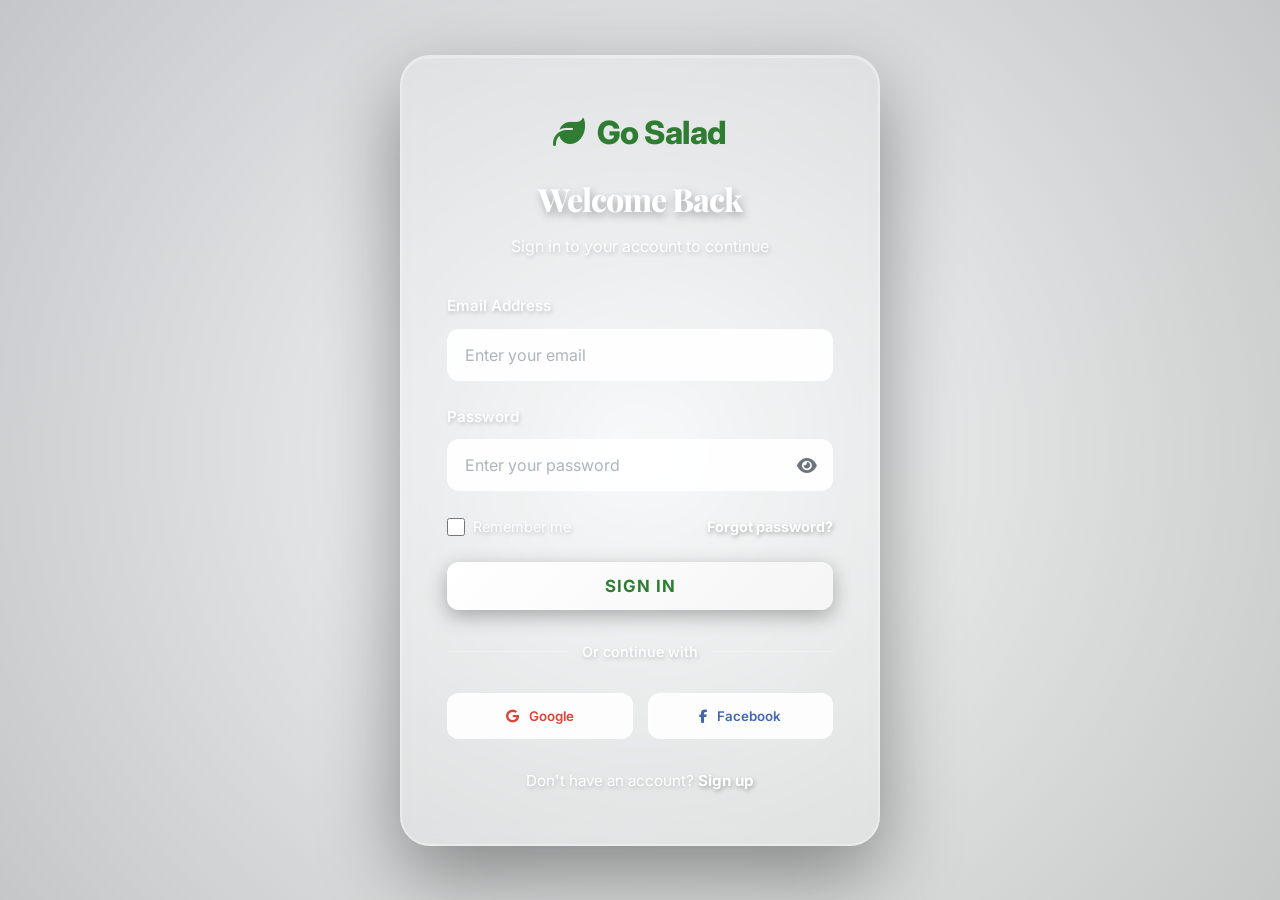
<file: go salad menu/login.html>
<!DOCTYPE html>
<html lang="en">
<head>
    <meta charset="UTF-8">
    <meta name="viewport" content="width=device-width, initial-scale=1.0">
    <title>Login - FreshGreens</title>
    <link rel="stylesheet" href="https://cdnjs.cloudflare.com/ajax/libs/font-awesome/6.4.0/css/all.min.css">
    <link rel="stylesheet" href="style.css">
    <style>
    @import url('https://fonts.googleapis.com/css2?family=Playfair+Display:wght@700;800;900&family=Inter:wght@300;400;500;600;700&display=swap');

@import url('https://fonts.googleapis.com/css2?family=Playfair+Display:wght@700;800;900&family=Inter:wght@300;400;500;600;700&display=swap');

@import url('https://fonts.googleapis.com/css2?family=Playfair+Display:wght@700;800;900&family=Inter:wght@300;400;500;600;700&display=swap');

.auth-container {
    min-height: 100vh;
    display: flex;
    align-items: center;
    justify-content: center;
    background: 
        url('https://colorfulrecipes.com/wp-content/uploads/2016/04/rainbow-fresh-chopped-salad-2.jpg');
    background-size: cover;
    background-position: center;
    background-attachment: fixed;
    padding: 20px;
    position: relative;
}

.auth-container::before {
    content: '';
    position: absolute;
    top: 0;
    left: 0;
    right: 0;
    bottom: 0;
    background: radial-gradient(circle at 50% 50%, transparent 0%, rgba(0,0,0,0.2) 100%);
    z-index: 0;
}

.auth-card {
    background: linear-gradient(135deg, 
        rgba(255, 255, 255, 0.18) 0%, 
        rgba(255, 255, 255, 0.12) 50%,
        rgba(255, 255, 255, 0.15) 100%);
    backdrop-filter: blur(10px);
    -webkit-backdrop-filter: blur(10px);
    border-radius: 30px;
    box-shadow: 
        0 30px 80px rgba(0, 0, 0, 0.4),
        inset 0 1px 1px rgba(255, 255, 255, 0.4);
    padding: 50px 45px;
    width: 100%;
    max-width: 480px;
    border: 2px solid rgba(255, 255, 255, 0.3);
    position: relative;
    z-index: 1;
    animation: fadeInUp 0.6s ease-out;
}

@keyframes fadeInUp {
    from {
        opacity: 0;
        transform: translateY(30px);
    }
    to {
        opacity: 1;
        transform: translateY(0);
    }
}

.auth-header {
    text-align: center;
    margin-bottom: 35px;
}

.auth-logo {
    display: flex;
    align-items: center;
    justify-content: center;
    gap: 12px;
    font-size: 2rem;
    font-weight: 800;
    color: var(--primary);
    margin-bottom: 15px;
    font-family: 'Playfair Display', serif;
    letter-spacing: -0.5px;
}

.auth-logo i {
    font-size: 2rem;
}

.auth-title {
    font-size: 2rem;
    font-weight: 800;
    color: #ffffff;
    margin-bottom: 10px;
    font-family: 'Playfair Display', serif;
    letter-spacing: -1px;
    text-shadow: 2px 4px 8px rgba(0,0,0,0.3);
}

.auth-subtitle {
    color: #ffffff;
    font-size: 1rem;
    font-weight: 400;
    font-family: 'Inter', sans-serif;
    line-height: 1.6;
    text-shadow: 1px 2px 4px rgba(0,0,0,0.2);
}

.form-group {
    margin-bottom: 24px;
}

.form-label {
    display: block;
    margin-bottom: 10px;
    font-weight: 600;
    color: #ffffff;
    font-size: 0.95rem;
    font-family: 'Inter', sans-serif;
    text-shadow: 1px 2px 4px rgba(0,0,0,0.2);
}

.form-input {
    width: 100%;
    padding: 14px 16px;
    border: 2px solid rgba(255, 255, 255, 0.3);
    border-radius: 12px;
    font-size: 1rem;
    font-family: 'Inter', sans-serif;
    transition: all 0.3s cubic-bezier(0.4, 0, 0.2, 1);
    background: rgba(255, 255, 255, 0.9);
}

.form-input:focus {
    outline: none;
    border-color: rgba(255, 255, 255, 0.6);
    box-shadow: 0 0 0 4px rgba(255, 255, 255, 0.2);
    transform: translateY(-1px);
    background: rgba(255, 255, 255, 0.95);
}

.form-input::placeholder {
    color: #adb5bd;
}

.password-toggle {
    position: absolute;
    right: 16px;
    top: 50%;
    transform: translateY(-50%);
    background: none;
    border: none;
    color: var(--gray);
    cursor: pointer;
    font-size: 1.1rem;
    transition: color 0.3s;
}

.password-toggle:hover {
    color: var(--primary);
}

.password-container {
    position: relative;
}

.auth-footer {
    text-align: center;
    margin-top: 30px;
}

.auth-footer p {
    font-family: 'Inter', sans-serif;
    color: #ffffff;
    font-size: 0.95rem;
    text-shadow: 1px 2px 4px rgba(0,0,0,0.2);
}

.auth-link {
    color: #ffffff;
    text-decoration: none;
    font-weight: 700;
    transition: all 0.3s;
    text-shadow: 1px 2px 4px rgba(0,0,0,0.3);
}

.auth-link:hover {
    color: #f0f0f0;
    text-decoration: underline;
}

.remember-forgot {
    display: flex;
    justify-content: space-between;
    align-items: center;
    margin-bottom: 24px;
    font-family: 'Inter', sans-serif;
}

.remember-me {
    display: flex;
    align-items: center;
    gap: 8px;
    font-size: 0.9rem;
    color: #ffffff;
    text-shadow: 1px 2px 4px rgba(0,0,0,0.2);
}

.remember-me input[type="checkbox"] {
    width: 18px;
    height: 18px;
    cursor: pointer;
    accent-color: var(--primary);
}

.forgot-password {
    color: #ffffff;
    text-decoration: none;
    font-size: 0.9rem;
    font-weight: 700;
    transition: all 0.3s;
    text-shadow: 1px 2px 4px rgba(0,0,0,0.3);
}

.forgot-password:hover {
    color: #f0f0f0;
    text-decoration: underline;
}

.btn-full {
    width: 100%;
    padding: 14px;
    font-size: 1.05rem;
    font-weight: 700;
    border-radius: 12px;
    text-transform: uppercase;
    letter-spacing: 1px;
    background: linear-gradient(135deg, #ffffff 0%, #f5f5f5 100%);
    color: var(--primary);
    border: none;
    cursor: pointer;
    transition: all 0.4s cubic-bezier(0.4, 0, 0.2, 1);
    box-shadow: 0 6px 20px rgba(0, 0, 0, 0.3);
    font-family: 'Inter', sans-serif;
}

.btn-full:hover {
    transform: translateY(-3px) scale(1.02);
    box-shadow: 0 10px 30px rgba(0, 0, 0, 0.4);
    background: linear-gradient(135deg, #ffffff 0%, #ffffff 100%);
}

.btn-full:active {
    transform: translateY(-1px);
}

.divider {
    display: flex;
    align-items: center;
    margin: 30px 0;
    color: #ffffff;
}

.divider::before,
.divider::after {
    content: "";
    flex: 1;
    border-bottom: 1px solid rgba(255, 255, 255, 0.3);
}

.divider-text {
    padding: 0 15px;
    font-size: 0.9rem;
    font-family: 'Inter', sans-serif;
    font-weight: 500;
    text-shadow: 1px 2px 4px rgba(0,0,0,0.2);
}

.social-login {
    display: flex;
    gap: 15px;
    margin-bottom: 25px;
}

.social-btn {
    flex: 1;
    display: flex;
    align-items: center;
    justify-content: center;
    gap: 10px;
    padding: 13px;
    border: 2px solid rgba(255, 255, 255, 0.4);
    border-radius: 12px;
    background: rgba(255, 255, 255, 0.9);
    color: var(--dark);
    font-weight: 600;
    font-family: 'Inter', sans-serif;
    cursor: pointer;
    transition: all 0.3s cubic-bezier(0.4, 0, 0.2, 1);
}

.social-btn:hover {
    background: rgba(255, 255, 255, 0.95);
    transform: translateY(-2px);
    box-shadow: 0 6px 20px rgba(0, 0, 0, 0.2);
    border-color: rgba(255, 255, 255, 0.6);
}

.social-btn.google {
    color: #DB4437;
}

.social-btn.google:hover {
    border-color: #DB4437;
    background: rgba(219, 68, 55, 0.05);
}

.social-btn.facebook {
    color: #4267B2;
}

.social-btn.facebook:hover {
    border-color: #4267B2;
    background: rgba(66, 103, 178, 0.05);
}

.error-message {
    color: #e53935;
    font-size: 0.85rem;
    margin-top: 6px;
    display: none;
    font-family: 'Inter', sans-serif;
    font-weight: 500;
}

/* Responsive Design */
@media (max-width: 480px) {
    .auth-card {
        padding: 40px 30px;
        border-radius: 20px;
    }
    
    .auth-title {
        font-size: 1.75rem;
    }
    
    .auth-logo {
        font-size: 1.75rem;
    }
    
    .social-login {
        flex-direction: column;
    }
    
    .remember-forgot {
        flex-direction: column;
        gap: 15px;
        align-items: flex-start;
    }
    
    .form-input {
        padding: 12px 14px;
    }
}
    </style>
</head>
<body>
    <script src="database.js"></script>
    
    <div class="auth-container">
        <div class="auth-card">
            <div class="auth-header">
                <div class="auth-logo">
                    <i class="fas fa-leaf"></i>
                    <span>Go Salad</span>
                </div>
                <h2 class="auth-title">Welcome Back</h2>
                <p class="auth-subtitle">Sign in to your account to continue</p>
            </div>
            
            <form id="loginForm">
                <div class="form-group">
                    <label for="email" class="form-label">Email Address</label>
                    <input type="email" id="email" class="form-input" placeholder="Enter your email" required>
                    <div class="error-message" id="emailError">Please enter a valid email address</div>
                </div>
                
                <div class="form-group">
                    <label for="password" class="form-label">Password</label>
                    <div class="password-container">
                        <input type="password" id="password" class="form-input" placeholder="Enter your password" required>
                        <button type="button" class="password-toggle" id="togglePassword">
                            <i class="fas fa-eye"></i>
                        </button>
                    </div>
                    <div class="error-message" id="passwordError">Please enter your password</div>
                </div>
                
                <div class="remember-forgot">
                    <div class="remember-me">
                        <input type="checkbox" id="remember">
                        <label for="remember">Remember me</label>
                    </div>
                    <a href="#" class="forgot-password">Forgot password?</a>
                </div>
                
                <button type="submit" class="btn btn-primary btn-full">Sign In</button>
            </form>
            
            <div class="divider">
                <span class="divider-text">Or continue with</span>
            </div>
            
            <div class="social-login">
                <button type="button" class="social-btn google">
                    <i class="fab fa-google"></i>
                    Google
                </button>
                <button type="button" class="social-btn facebook">
                    <i class="fab fa-facebook-f"></i>
                    Facebook
                </button>
            </div>
            
            <div class="auth-footer">
                <p>Don't have an account? <a href="signup.html" class="auth-link">Sign up</a></p>
            </div>
        </div>
    </div>

    <script>
        // Initialize login form handlers on page load
        window.addEventListener('DOMContentLoaded', function() {
            console.log('[Login] Page loaded, setting up event listeners...');
            
            // Password toggle functionality
            const togglePasswordBtn = document.getElementById('togglePassword');
            if (togglePasswordBtn) {
                togglePasswordBtn.addEventListener('click', function() {
                    const passwordInput = document.getElementById('password');
                    const icon = this.querySelector('i');
                    
                    if (passwordInput.type === 'password') {
                        passwordInput.type = 'text';
                        icon.classList.remove('fa-eye');
                        icon.classList.add('fa-eye-slash');
                    } else {
                        passwordInput.type = 'password';
                        icon.classList.remove('fa-eye-slash');
                        icon.classList.add('fa-eye');
                    }
                });
            }
            
            // Form submission
            const loginForm = document.getElementById('loginForm');
            if (loginForm) {
                loginForm.addEventListener('submit', function(e) {
                    e.preventDefault();
                    console.log('[Login] Form submitted');
                    
                    // Normalize email to avoid case/whitespace mismatch with signup
                    const email = document.getElementById('email').value.trim().toLowerCase();
                    const password = document.getElementById('password').value;
                    const emailError = document.getElementById('emailError');
                    const passwordError = document.getElementById('passwordError');
                    
                    console.log('[Login] Email:', email, 'Password length:', password.length);
                    
                    let isValid = true;
                    
                    // Validate email
                    if (!email || !isValidEmail(email)) {
                        emailError.style.display = 'block';
                        isValid = false;
                    } else {
                        emailError.style.display = 'none';
                    }
                    
                    // Validate password
                    if (!password) {
                        passwordError.style.display = 'block';
                        isValid = false;
                    } else {
                        passwordError.style.display = 'none';
                    }
                    
                    if (isValid) {
                        console.log('[Login] Validation passed, calling loginUser');
                        loginUser(email, password);
                    } else {
                        console.log('[Login] Validation failed');
                    }
                });
            }
            
            // Check if user is already logged in (customer only)
            const currentUser = localStorage.getItem('freshgreens_current_user');
            
            if (currentUser) {
                console.log('[Login] User already logged in, redirecting to account.html');
                window.location.href = 'account.html';
            }
        });
        
        function isValidEmail(email) {
            const emailRegex = /^[^\s@]+@[^\s@]+\.[^\s@]+$/;
            return emailRegex.test(email);
        }
        
        function loginUser(email, password) {
            console.log('[Login] loginUser called with email:', email);

            // Normalize email
            const normalizedEmail = (email || '').trim().toLowerCase();

            // Test credentials (hardcoded for testing)
            const ADMIN_EMAIL = 'admin@gmail.com';
            const ADMIN_PASSWORD = 'admin123';
            const STAFF_EMAIL = 'staff@gmail.com';
            const STAFF_PASSWORD = 'staff123';
            const CUSTOMER_EMAIL = 'customer@gmail.com';
            const CUSTOMER_PASSWORD = 'customer123';

            // Check admin credentials
            if (normalizedEmail === ADMIN_EMAIL && password === ADMIN_PASSWORD) {
                console.log('[Login] Admin login successful');
                const adminData = {
                    id: 'admin1',
                    email: ADMIN_EMAIL,
                    role: 'admin',
                    name: 'Administrator'
                };
                localStorage.setItem('freshgreens_current_admin', JSON.stringify(adminData));
                alert('✓ Admin Login Successful!\nRedirecting to Admin Dashboard...');
                window.location.href = 'admin.html';
                return;
            }

            // Check staff credentials
            if (normalizedEmail === STAFF_EMAIL && password === STAFF_PASSWORD) {
                console.log('[Login] Staff login successful');
                const staffData = {
                    id: 'staff1',
                    email: STAFF_EMAIL,
                    role: 'staff',
                    name: 'Staff Member'
                };
                localStorage.setItem('freshgreens_current_staff', JSON.stringify(staffData));
                alert('✓ Staff Login Successful!\nRedirecting to Staff Dashboard...');
                window.location.href = 'employee.html';
                return;
            }

            // Check customer credentials
            if (normalizedEmail === CUSTOMER_EMAIL && password === CUSTOMER_PASSWORD) {
                console.log('[Login] Customer login successful');
                const customerData = {
                    id: 'customer1',
                    email: CUSTOMER_EMAIL,
                    role: 'customer',
                    name: 'Customer'
                };
                localStorage.setItem('freshgreens_current_user', JSON.stringify(customerData));
                alert('✓ Customer Login Successful!\nRedirecting to Your Account...');
                window.location.href = 'account.html';
                return;
            }

            // If no match found, check against stored users (for backward compatibility)
            const users = JSON.parse(localStorage.getItem('freshgreens_users') || '[]');
            const user = users.find(u => (u.email || '').toLowerCase() === normalizedEmail && u.password === password);

            if (user) {
                console.log('[Login] User login successful (from stored users)');
                localStorage.setItem('freshgreens_current_user', JSON.stringify(user));
                alert('✓ Login Successful!\nRedirecting to Your Account...');
                window.location.href = 'account.html';
                return;
            }

            console.log('[Login] Invalid credentials');
            alert('❌ Invalid email or password.\n\nTest Accounts:\n\nAdmin:\n  Email: admin@gmail.com\n  Pass: admin123\n\nStaff:\n  Email: staff@gmail.com\n  Pass: staff123\n\nCustomer:\n  Email: customer@gmail.com\n  Pass: customer123');
        }
    </script>

</body>
</html>
</file>
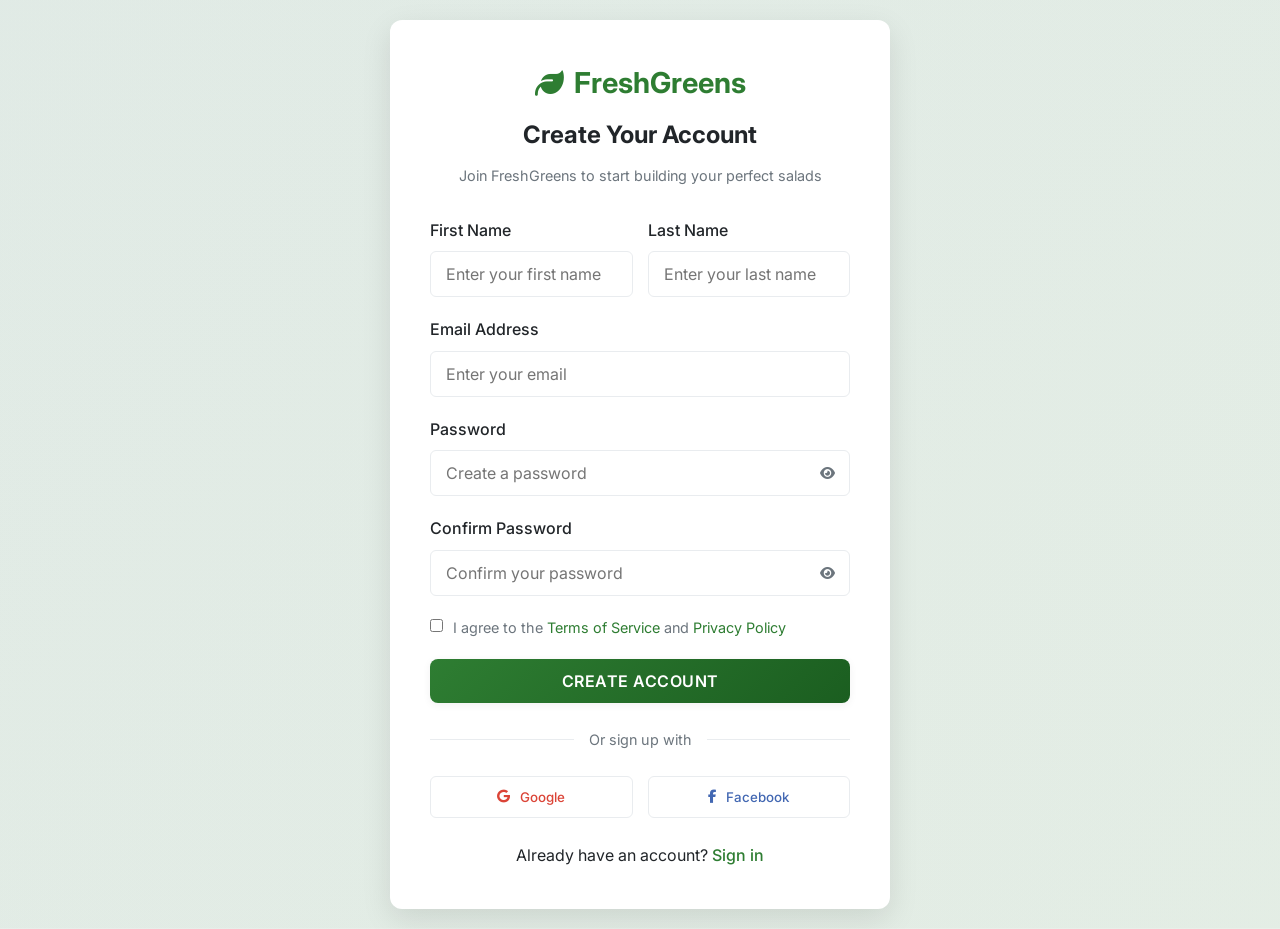
<file: go salad menu/signup.html>
<!DOCTYPE html>
<html lang="en">
<head>
    <meta charset="UTF-8">
    <meta name="viewport" content="width=device-width, initial-scale=1.0">
    <title>Sign Up - FreshGreens</title>
    <link rel="stylesheet" href="https://cdnjs.cloudflare.com/ajax/libs/font-awesome/6.4.0/css/all.min.css">
    <link rel="stylesheet" href="style.css">
    <style>
        .auth-container {
            min-height: 100vh;
            display: flex;
            align-items: center;
            justify-content: center;
            background: linear-gradient(rgba(46, 125, 50, 0.1), rgba(46, 125, 50, 0.1)), url('https://images.unsplash.com/photo-1512621776951-a57141f2eefd?ixlib=rb-4.0.3&ixid=M3wxMjA3fDB8MHxwaG90by1wYWdlfHx8fGVufDB8fHx8fA%3D%3D&auto=format&fit=crop&w=1770&q=80');
            background-size: cover;
            background-position: center;
            padding: 20px;
        }
        
        .auth-card {
            background: white;
            border-radius: 12px;
            box-shadow: 0 10px 30px rgba(0, 0, 0, 0.1);
            padding: 40px;
            width: 100%;
            max-width: 500px;
        }
        
        .auth-header {
            text-align: center;
            margin-bottom: 30px;
        }
        
        .auth-logo {
            display: flex;
            align-items: center;
            justify-content: center;
            gap: 10px;
            font-size: 1.8rem;
            font-weight: 700;
            color: var(--primary);
            margin-bottom: 10px;
        }
        
        .auth-title {
            font-size: 1.5rem;
            color: var(--dark);
            margin-bottom: 10px;
        }
        
        .auth-subtitle {
            color: var(--gray);
            font-size: 0.9rem;
        }
        
        .form-group {
            margin-bottom: 20px;
        }
        
        .form-label {
            display: block;
            margin-bottom: 8px;
            font-weight: 500;
            color: var(--dark);
        }
        
        .form-input {
            width: 100%;
            padding: 12px 15px;
            border: 1px solid var(--light-gray);
            border-radius: 6px;
            font-size: 1rem;
            transition: all 0.3s;
        }
        
        .form-input:focus {
            outline: none;
            border-color: var(--primary);
            box-shadow: 0 0 0 3px rgba(46, 125, 50, 0.1);
        }
        
        .password-toggle {
            position: absolute;
            right: 15px;
            top: 50%;
            transform: translateY(-50%);
            background: none;
            border: none;
            color: var(--gray);
            cursor: pointer;
        }
        
        .password-container {
            position: relative;
        }
        
        .auth-footer {
            text-align: center;
            margin-top: 25px;
        }
        
        .auth-link {
            color: var(--primary);
            text-decoration: none;
            font-weight: 500;
        }
        
        .auth-link:hover {
            text-decoration: underline;
        }
        
        .btn-full {
            width: 100%;
            padding: 12px;
            font-size: 1rem;
        }
        
        .divider {
            display: flex;
            align-items: center;
            margin: 25px 0;
            color: var(--gray);
        }
        
        .divider::before,
        .divider::after {
            content: "";
            flex: 1;
            border-bottom: 1px solid var(--light-gray);
        }
        
        .divider-text {
            padding: 0 15px;
            font-size: 0.9rem;
        }
        
        .social-login {
            display: flex;
            gap: 15px;
            margin-bottom: 25px;
        }
        
        .social-btn {
            flex: 1;
            display: flex;
            align-items: center;
            justify-content: center;
            gap: 10px;
            padding: 12px;
            border: 1px solid var(--light-gray);
            border-radius: 6px;
            background: white;
            color: var(--dark);
            font-weight: 500;
            cursor: pointer;
            transition: all 0.3s;
        }
        
        .social-btn:hover {
            background: var(--light);
        }
        
        .social-btn.google {
            color: #DB4437;
        }
        
        .social-btn.facebook {
            color: #4267B2;
        }
        
        .error-message {
            color: #e53935;
            font-size: 0.9rem;
            margin-top: 5px;
            display: none;
        }
        
        .form-row {
            display: flex;
            gap: 15px;
        }
        
        .form-row .form-group {
            flex: 1;
        }
        
        .terms {
            display: flex;
            align-items: flex-start;
            gap: 10px;
            margin-bottom: 20px;
        }
        
        .terms input {
            margin-top: 3px;
        }
        
        .terms label {
            font-size: 0.9rem;
            color: var(--gray);
        }
        
        .terms a {
            color: var(--primary);
            text-decoration: none;
        }
        
        .terms a:hover {
            text-decoration: underline;
        }
        
        @media (max-width: 480px) {
            .auth-card {
                padding: 30px 20px;
            }
            
            .social-login {
                flex-direction: column;
            }
            
            .form-row {
                flex-direction: column;
                gap: 0;
            }
        }
    </style>
</head>
<body>
    <div class="auth-container">
        <div class="auth-card">
            <div class="auth-header">
                <div class="auth-logo">
                    <i class="fas fa-leaf"></i>
                    <span>FreshGreens</span>
                </div>
                <h2 class="auth-title">Create Your Account</h2>
                <p class="auth-subtitle">Join FreshGreens to start building your perfect salads</p>
            </div>
            
            <form id="signupForm">
                <div class="form-row">
                    <div class="form-group">
                        <label for="firstName" class="form-label">First Name</label>
                        <input type="text" id="firstName" class="form-input" placeholder="Enter your first name" required>
                        <div class="error-message" id="firstNameError">Please enter your first name</div>
                    </div>
                    
                    <div class="form-group">
                        <label for="lastName" class="form-label">Last Name</label>
                        <input type="text" id="lastName" class="form-input" placeholder="Enter your last name" required>
                        <div class="error-message" id="lastNameError">Please enter your last name</div>
                    </div>
                </div>
                
                <div class="form-group">
                    <label for="email" class="form-label">Email Address</label>
                    <input type="email" id="email" class="form-input" placeholder="Enter your email" required>
                    <div class="error-message" id="emailError">Please enter a valid email address</div>
                </div>
                
                <div class="form-group">
                    <label for="password" class="form-label">Password</label>
                    <div class="password-container">
                        <input type="password" id="password" class="form-input" placeholder="Create a password" required>
                        <button type="button" class="password-toggle" id="togglePassword">
                            <i class="fas fa-eye"></i>
                        </button>
                    </div>
                    <div class="error-message" id="passwordError">Password must be at least 6 characters</div>
                </div>
                
                <div class="form-group">
                    <label for="confirmPassword" class="form-label">Confirm Password</label>
                    <div class="password-container">
                        <input type="password" id="confirmPassword" class="form-input" placeholder="Confirm your password" required>
                        <button type="button" class="password-toggle" id="toggleConfirmPassword">
                            <i class="fas fa-eye"></i>
                        </button>
                    </div>
                    <div class="error-message" id="confirmPasswordError">Passwords do not match</div>
                </div>
                
                <div class="terms">
                    <input type="checkbox" id="terms" required>
                    <label for="terms">I agree to the <a href="#">Terms of Service</a> and <a href="#">Privacy Policy</a></label>
                </div>
                
                <button type="submit" class="btn btn-primary btn-full">Create Account</button>
            </form>
            
            <div class="divider">
                <span class="divider-text">Or sign up with</span>
            </div>
            
            <div class="social-login">
                <button type="button" class="social-btn google">
                    <i class="fab fa-google"></i>
                    Google
                </button>
                <button type="button" class="social-btn facebook">
                    <i class="fab fa-facebook-f"></i>
                    Facebook
                </button>
            </div>
            
            <div class="auth-footer">
                <p>Already have an account? <a href="login.html" class="auth-link">Sign in</a></p>
            </div>
        </div>
    </div>

    <script src="auth.js"></script>
    <script>
        // Password toggle functionality
        document.getElementById('togglePassword').addEventListener('click', function() {
            const passwordInput = document.getElementById('password');
            const icon = this.querySelector('i');
            
            if (passwordInput.type === 'password') {
                passwordInput.type = 'text';
                icon.classList.remove('fa-eye');
                icon.classList.add('fa-eye-slash');
            } else {
                passwordInput.type = 'password';
                icon.classList.remove('fa-eye-slash');
                icon.classList.add('fa-eye');
            }
        });
        
        document.getElementById('toggleConfirmPassword').addEventListener('click', function() {
            const passwordInput = document.getElementById('confirmPassword');
            const icon = this.querySelector('i');
            
            if (passwordInput.type === 'password') {
                passwordInput.type = 'text';
                icon.classList.remove('fa-eye');
                icon.classList.add('fa-eye-slash');
            } else {
                passwordInput.type = 'password';
                icon.classList.remove('fa-eye-slash');
                icon.classList.add('fa-eye');
            }
        });
        
        // Form validation
        document.getElementById('signupForm').addEventListener('submit', function(e) {
            e.preventDefault();
            
            const firstName = document.getElementById('firstName').value;
            const lastName = document.getElementById('lastName').value;
            // Normalize email to avoid case/whitespace mismatch
            const email = document.getElementById('email').value.trim().toLowerCase();
            const password = document.getElementById('password').value;
            const confirmPassword = document.getElementById('confirmPassword').value;
            const terms = document.getElementById('terms').checked;
            
            const firstNameError = document.getElementById('firstNameError');
            const lastNameError = document.getElementById('lastNameError');
            const emailError = document.getElementById('emailError');
            const passwordError = document.getElementById('passwordError');
            const confirmPasswordError = document.getElementById('confirmPasswordError');
            
            let isValid = true;
            
            // Validate first name
            if (!firstName) {
                firstNameError.style.display = 'block';
                isValid = false;
            } else {
                firstNameError.style.display = 'none';
            }
            
            // Validate last name
            if (!lastName) {
                lastNameError.style.display = 'block';
                isValid = false;
            } else {
                lastNameError.style.display = 'none';
            }
            
            // Validate email
            if (!email || !isValidEmail(email)) {
                emailError.style.display = 'block';
                isValid = false;
            } else {
                emailError.style.display = 'none';
            }
            
            // Validate password
            if (!password || password.length < 6) {
                passwordError.style.display = 'block';
                isValid = false;
            } else {
                passwordError.style.display = 'none';
            }
            
            // Validate confirm password
            if (password !== confirmPassword) {
                confirmPasswordError.style.display = 'block';
                isValid = false;
            } else {
                confirmPasswordError.style.display = 'none';
            }
            
            // Validate terms
            if (!terms) {
                alert('Please agree to the Terms of Service and Privacy Policy');
                isValid = false;
            }
            
            if (isValid) {
                // Check if email already exists
                if (isEmailRegistered(email)) {
                    alert('This email is already registered. Please use a different email or login.');
                    return;
                }
                
                // In a real app, you would send this to your backend
                registerUser(firstName, lastName, email, password);
            }
        });
        
        function isValidEmail(email) {
            const emailRegex = /^[^\s@]+@[^\s@]+\.[^\s@]+$/;
            return emailRegex.test(email);
        }
        
        function isEmailRegistered(email) {
            const users = JSON.parse(localStorage.getItem('freshgreens_users')) || [];
            return users.some(user => user.email && user.email.toLowerCase() === email);
        }
        
        function registerUser(firstName, lastName, email, password) {
            // Create user object
            const user = {
                id: Date.now().toString(),
                firstName,
                lastName,
                email: email.trim().toLowerCase(), // store normalized email
                password, // In a real app, this would be hashed
                joinDate: new Date().toISOString(),
                preferences: {
                    dietary: [],
                    favorites: []
                },
                orderHistory: []
            };
            
            // Get existing users or initialize empty array
            const users = JSON.parse(localStorage.getItem('freshgreens_users')) || [];
            
            // Add new user
            users.push(user);
            
            // Save to localStorage
            localStorage.setItem('freshgreens_users', JSON.stringify(users));
            
            // Store current user session
            localStorage.setItem('freshgreens_current_user', JSON.stringify(user));
            
            // Show success message
            alert('Account created successfully! Welcome to FreshGreens.');
            
            // Redirect to account page
            window.location.href = 'account.html';
        }
        
        // Check if user is already logged in
        window.addEventListener('DOMContentLoaded', function() {
            const currentUser = localStorage.getItem('freshgreens_current_user');
            if (currentUser) {
                window.location.href = 'account.html';
            }
        });
    </script>
</body>
</html>
</file>
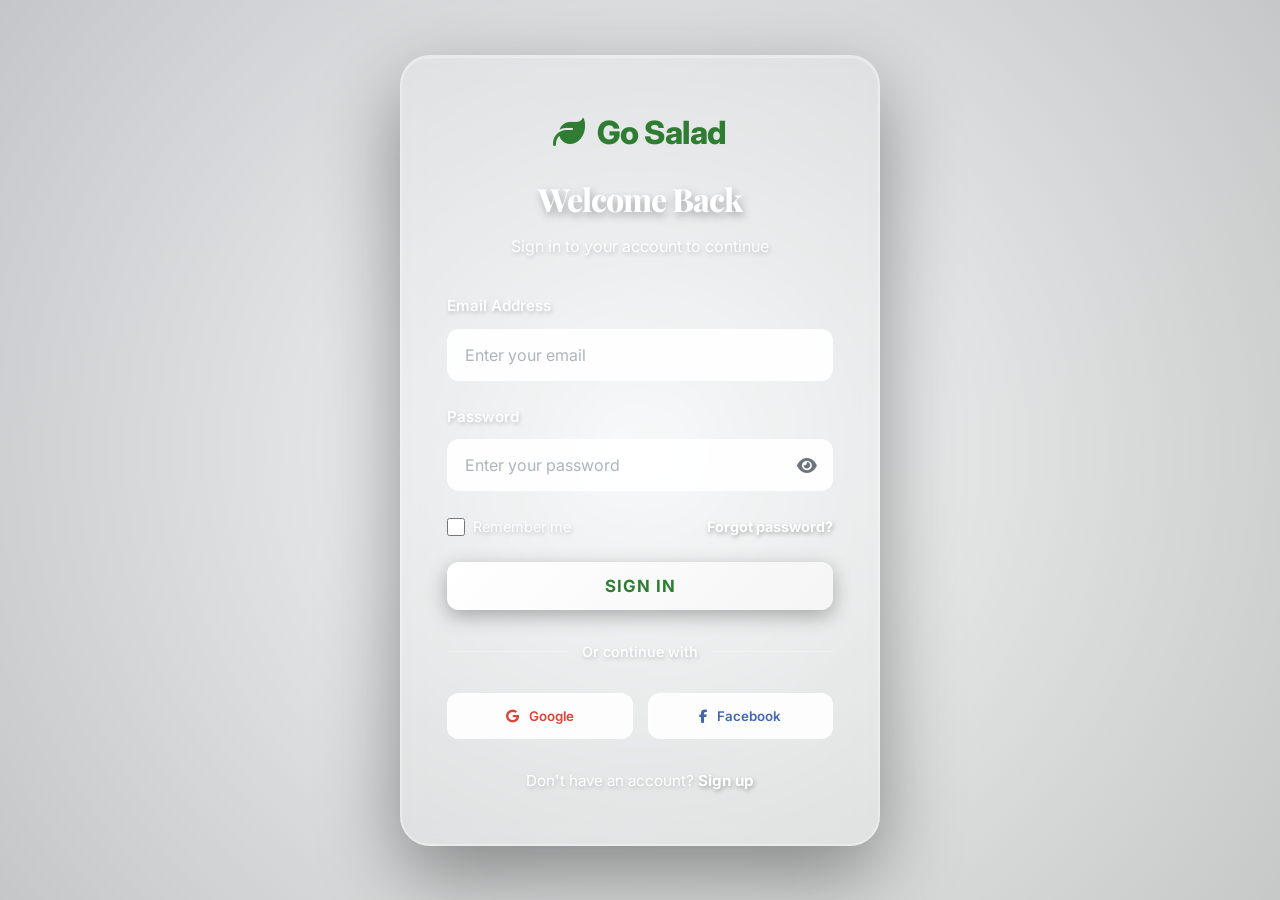
<file: go salad menu/staff-inventory.html>
<!DOCTYPE html>
<html lang="en">
<head>
    <meta charset="UTF-8">
    <meta name="viewport" content="width=device-width, initial-scale=1.0">
    <title>Inventory Management - FreshGreens</title>
    <link rel="stylesheet" href="https://cdnjs.cloudflare.com/ajax/libs/font-awesome/6.4.0/css/all.min.css">
    <link rel="stylesheet" href="style.css">
    <link rel="stylesheet" href="employee.css">
</head>
<body>
    <!-- Header -->
    <header>
        <div class="container">
            <nav class="navbar">
                <div class="logo">
                    <i class="fas fa-leaf"></i>
                    <span>Go Salad</span>
                    <span class="staff-badge-nav">Staff</span>
                </div>
                <div class="nav-links">
                    <a href="staff-dashboard.html">Dashboard</a>
                    <a href="staff-orders.html">Orders</a>
                    <a href="staff-inventory.html" class="active">Inventory</a>
                </div>
                <div class="nav-actions">
                    <span id="staffWelcome">Welcome, Staff</span>
                    <button class="btn btn-outline" id="logoutBtn">Logout</button>
                </div>
            </nav>
        </div>
    </header>

    <div class="container dashboard-container">
        <div class="dashboard-header">
            <div class="staff-info">
                <h1>Inventory Management</h1>
                <div class="staff-role">Track and manage inventory items</div>
            </div>
            <div class="staff-actions">
                <button class="btn btn-primary" id="refreshInventoryBtn">
                    <i class="fas fa-sync-alt"></i> Refresh
                </button>
                <button class="btn btn-success" id="addItemBtn">
                    <i class="fas fa-plus"></i> Add Item
                </button>
            </div>
        </div>

        <div class="inventory-stats">
            <div class="stat-card">
                <div class="stat-icon">
                    <i class="fas fa-boxes"></i>
                </div>
                <div class="stat-number" id="totalItems">0</div>
                <div class="stat-label">Total Items</div>
            </div>
            <div class="stat-card">
                <div class="stat-icon">
                    <i class="fas fa-exclamation-triangle"></i>
                </div>
                <div class="stat-number" id="lowStockItems">0</div>
                <div class="stat-label">Low Stock</div>
            </div>
            <div class="stat-card">
                <div class="stat-icon">
                    <i class="fas fa-times-circle"></i>
                </div>
                <div class="stat-number" id="outOfStockItems">0</div>
                <div class="stat-label">Out of Stock</div>
            </div>
            <div class="stat-card">
                <div class="stat-icon">
                    <i class="fas fa-coins"></i>
                </div>
                <div class="stat-number" id="totalValue">₱0</div>
                <div class="stat-label">Total Value (₱)</div>
            </div>
        </div>

        <div class="inventory-controls">
            <div class="search-section">
                <input type="text" id="inventorySearch" placeholder="Search inventory..." class="search-input">
                <button class="btn btn-primary" id="searchInventoryBtn">
                    <i class="fas fa-search"></i> Search
                </button>
            </div>

            <div class="filter-section">
                <select id="categoryFilter">
                    <option value="all">All Categories</option>
                    <option value="vegetable">Vegetable</option>
                    <option value="fruit">Fruit</option>
                    <option value="protein">Protein</option>
                    <option value="sauce">Sauce</option>
                    <option value="salad bowl">Salad Bowl</option>
                    <option value="toppings">Toppings</option>
                </select>
                
                <select id="stockStatusFilter">
                    <option value="all">All Stock Status</option>
                    <option value="in-stock">In Stock</option>
                    <option value="low-stock">Low Stock</option>
                    <option value="out-of-stock">Out of Stock</option>
                </select>
            </div>

            
            <table class="inventory-table">
                <thead>
                    <tr>
                        <th>Item Name</th>
                        <th>Category</th>
                        <th>Current Stock</th>
                        <th>Min Stock</th>
                        <th>Unit</th>
                        <th>Price (₱)</th>
                        <th>Status</th>
                        <th>Last Updated</th>
                        <th>Actions</th>
                    </tr>
                </thead>
                <tbody id="inventoryTableBody">
                    <!-- Inventory items will be loaded here -->
                </tbody>
            </table>
        </div>
    </div>

    <!-- Add/Edit Item Modal -->
    <div id="itemModal" class="modal">
        <div class="modal-content">
            <div class="modal-header">
                <h2 id="itemModalTitle">Add New Item</h2>
                <span class="close-modal">&times;</span>
            </div>
            <div class="modal-body">
                <form id="itemForm">
                    <div class="form-group">
                        <label for="itemName">Item Name *</label>
                        <input type="text" id="itemName" required>
                    </div>
                    
                    <div class="form-row">
                        <div class="form-group">
                            <label for="itemCategory">Category *</label>
                            <select id="itemCategory" required>
                                <option value="vegetables">Vegetables</option>
                                <option value="fruits">Fruits</option>
                                <option value="proteins">Proteins</option>
                                <option value="dairy">Dairy</option>
                                <option value="grains">Grains</option>
                                <option value="beverages">Beverages</option>
                                <option value="other">Other</option>
                            </select>
                        </div>
                        
                        <div class="form-group">
                            <label for="itemUnit">Unit *</label>
                            <select id="itemUnit" required>
                                <option value="kg">Kilogram (kg)</option>
                                <option value="g">Gram (g)</option>
                                <option value="lb">Pound (lb)</option>
                                <option value="oz">Ounce (oz)</option>
                                <option value="l">Liter (L)</option>
                                <option value="ml">Milliliter (ml)</option>
                                <option value="piece">Piece</option>
                                <option value="bunch">Bunch</option>
                                <option value="pack">Pack</option>
                            </select>
                        </div>
                    </div>
                    
                    <div class="form-row">
                        <div class="form-group">
                            <label for="currentStock">Current Stock *</label>
                            <input type="number" id="currentStock" step="0.01" required>
                        </div>
                        
                        <div class="form-group">
                            <label for="minStock">Minimum Stock *</label>
                            <input type="number" id="minStock" step="0.01" required>
                        </div>
                    </div>
                    
                    <div class="form-row">
                        <div class="form-group">
                            <label for="itemPrice">Price per Unit (₱) *</label>
                            <input type="number" id="itemPrice" step="0.01" required>
                        </div>
                        
                        <div class="form-group">
                            <label for="supplier">Supplier</label>
                            <input type="text" id="supplier">
                        </div>
                    </div>
                    
                    <div class="form-group">
                        <label for="itemDescription">Description</label>
                        <textarea id="itemDescription" rows="3"></textarea>
                    </div>
                    
                    <div class="form-actions">
                        <button type="button" class="btn btn-outline" id="cancelItemBtn">Cancel</button>
                        <button type="submit" class="btn btn-primary">Save Item</button>
                    </div>
                </form>
            </div>
        </div>
    </div>

    <script src="database.js"></script>
    <!-- Debug panel for inventory (visible only during development) -->
    <div id="inventoryDebug" style="position:fixed;right:10px;bottom:10px;background:#fff;border:1px solid #ddd;padding:10px;max-width:320px;max-height:300px;overflow:auto;z-index:9999;display:none;">
        <strong>Inventory Debug</strong>
        <pre id="inventoryDebugContent" style="font-size:12px;white-space:pre-wrap;"></pre>
        <button id="toggleDebugBtn" class="btn btn-outline" style="margin-top:8px;">Hide</button>
    </div>
    <script src="staff-inventory.js"></script>
</body>
</html>
</file>
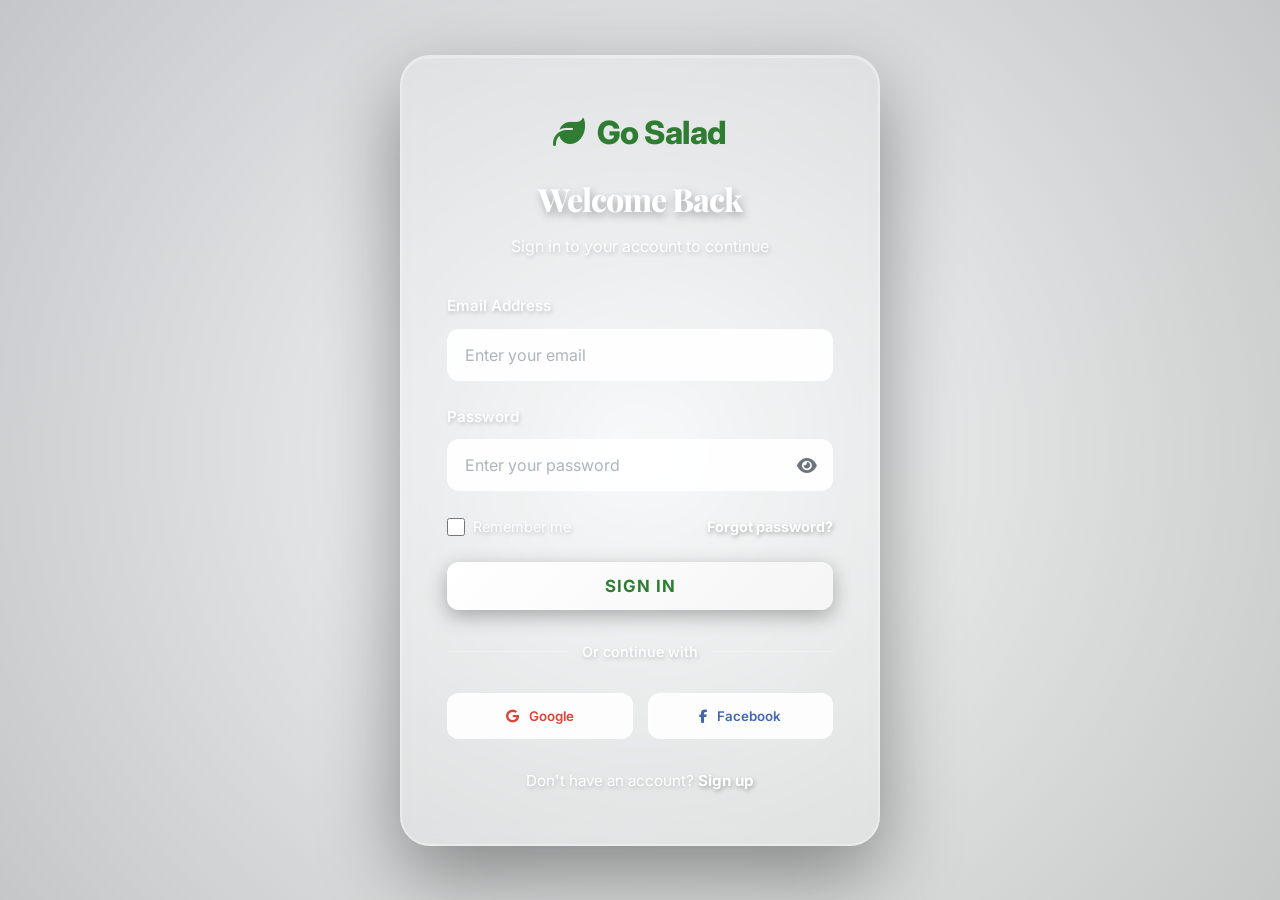
<file: go salad menu/staff-orders.html>
<!DOCTYPE html>
<html lang="en">
<head>
    <meta charset="UTF-8">
    <meta name="viewport" content="width=device-width, initial-scale=1.0">
    <title>Order Management - FreshGreens</title>
    <link rel="stylesheet" href="https://cdnjs.cloudflare.com/ajax/libs/font-awesome/6.4.0/css/all.min.css">
    <link rel="stylesheet" href="style.css">
    <link rel="stylesheet" href="employee.css">
</head>
<body>
    <!-- Header -->
    <header>
        <div class="container">
            <nav class="navbar">
                <div class="logo">
                    <i class="fas fa-leaf"></i>
                    <span>Go Salad</span>
                    <span class="staff-badge-nav">Staff</span>
                </div>
                <div class="nav-links">
                    <a href="staff-dashboard.html">Dashboard</a>
                    <a href="staff-orders.html" class="active">Orders</a>
                    <a href="staff-inventory.html">Inventory</a>
                </div>
                <div class="nav-actions">
                    <span id="staffWelcome">Welcome, Staff</span>
                    <button class="btn btn-outline" id="logoutBtn">Logout</button>
                </div>
            </nav>
        </div>
    </header>

    <div class="container dashboard-container">
        <div class="dashboard-header">
            <div class="staff-info">
                <h1>Order Management</h1>
                <div class="staff-role">Manage and track all orders</div>
            </div>
            <div class="staff-actions">
                <button class="btn btn-primary" id="refreshOrdersBtn">
                    <i class="fas fa-sync-alt"></i> Refresh
                </button>
                <button class="btn btn-success" id="newOrderBtn">
                    <i class="fas fa-plus"></i> New Order
                </button>
            </div>
        </div>

        <div class="orders-controls">
            <div class="filters-section">
                <div class="filter-group">
                    <label>Status:</label>
                    <select id="statusFilter">
                        <option value="all">All Status</option>
                        <option value="pending">Pending</option>
                        <option value="preparing">Preparing</option>
                        <option value="ready">Ready</option>
                        <option value="delivery">Out for Delivery</option>
                        <option value="completed">Completed</option>
                        <option value="cancelled">Cancelled</option>
                    </select>
                </div>
                <div class="filter-group">
                    <label>Priority:</label>
                    <select id="orderPriorityFilter">
                        <option value="all">All Priorities</option>
                        <option value="high">High</option>
                        <option value="medium">Medium</option>
                        <option value="low">Low</option>
                    </select>
                </div>
                <div class="filter-group">
                    <label>Date Range:</label>
                    <input type="date" id="startDate">
                    <span>to</span>
                    <input type="date" id="endDate">
                </div>
                <button class="btn btn-primary" id="applyOrderFilters">Apply Filters</button>
                <button class="btn btn-outline" id="resetFilters">Reset</button>
            </div>
            
            <div class="search-section">
                <input type="text" id="orderSearch" placeholder="Search orders by ID, customer, or items..." class="search-input">
                <button class="btn btn-primary" id="searchOrdersBtn">
                    <i class="fas fa-search"></i> Search
                </button>
            </div>
        </div>

        <div class="orders-table-container">
            <table class="orders-table">
                <thead>
                    <tr>
                        <th>Order ID</th>
                        <th>Customer</th>
                        <th>Items</th>
                        <th>Status</th>
                        <th>Priority</th>
                        <th>Order Time</th>
                        <th>Actions</th>
                    </tr>
                </thead>
                <tbody id="ordersTableBody">
                    <!-- Orders will be loaded here -->
                </tbody>
            </table>
        </div>

        <div class="pagination" id="ordersPagination">
            <!-- Pagination will be loaded here -->
        </div>
    </div>

    <!-- Order Details Modal -->
    <div id="orderDetailsModal" class="modal">
        <div class="modal-content">
            <div class="modal-header">
                <h2>Order Details</h2>
                <span class="close-modal">&times;</span>
            </div>
            <div class="modal-body" id="orderDetailsContent">
                <!-- Order details will be loaded here -->
            </div>
        </div>
    </div>

    <!-- Update Status Modal -->
    <div id="updateStatusModal" class="modal">
        <div class="modal-content">
            <div class="modal-header">
                <h2>Update Order Status</h2>
                <span class="close-modal">&times;</span>
            </div>
            <div class="modal-body">
                <form id="updateStatusForm">
                    <div class="form-group">
                        <label for="updateOrderId">Order ID:</label>
                        <input type="text" id="updateOrderId" readonly>
                    </div>
                    <div class="form-group">
                        <label for="updateStatusSelect">New Status:</label>
                        <select id="updateStatusSelect" required>
                            <option value="">Select Status</option>
                            <option value="pending">Pending</option>
                            <option value="preparing">Preparing</option>
                            <option value="ready">Ready for Pickup</option>
                            <option value="delivery">Out for Delivery</option>
                            <option value="completed">Completed</option>
                            <option value="cancelled">Cancelled</option>
                        </select>
                    </div>
                    <div class="form-group">
                        <label for="updateOrderNotes">Notes (Optional):</label>
                        <textarea id="updateOrderNotes" rows="3" placeholder="Add notes about this order..."></textarea>
                    </div>
                    <div style="display: flex; gap: 10px; margin-top: 20px;">
                        <button type="submit" class="btn btn-primary">Update Status</button>
                        <button type="button" class="btn btn-outline close-modal">Cancel</button>
                    </div>
                </form>
            </div>
        </div>
    </div>

    <script src="database.js"></script>
    <script src="staff-orders.js"></script>
</body>
</html>
</file>
<file: go salad menu/style.css>
@import url('https://fonts.googleapis.com/css2?family=Playfair+Display:wght@700;800;900&family=Inter:wght@300;400;500;600;700&display=swap');

* {
    margin: 0;
    padding: 0;
    box-sizing: border-box;
    font-family: 'Inter', -apple-system, BlinkMacSystemFont, 'Segoe UI', sans-serif;
}

:root {
    --primary: #2e7d32;
    --primary-light: #4caf50;
    --primary-dark: #1b5e20;
    --secondary: #ff9800;
    --light: #f8f9fa;
    --dark: #212529;
    --gray: #6c757d;
    --light-gray: #e9ecef;
    --shadow-sm: 0 2px 8px rgba(0,0,0,0.06);
    --shadow-md: 0 4px 20px rgba(0,0,0,0.08);
    --shadow-lg: 0 8px 30px rgba(0,0,0,0.12);
    --transition: all 0.3s cubic-bezier(0.4, 0, 0.2, 1);
}

body {
    background: linear-gradient(135deg, #f5f7fa 0%, #f8faf9 100%);
    color: var(--dark);
    line-height: 1.6;
}

.container {
    width: 100%;
    max-width: 1200px;
    margin: 0 auto;
    padding: 0 20px;
}

/* Header & Navigation */
header {
    background: rgba(255, 255, 255, 0.95);
    backdrop-filter: blur(10px);
    box-shadow: var(--shadow-sm);
    position: sticky;
    top: 0;
    z-index: 100;
    border-bottom: 1px solid rgba(46, 125, 50, 0.1);
}

.navbar {
    display: flex;
    justify-content: space-between;
    align-items: center;
    padding: 15px 0;
}

.logo {
    display: flex;
    align-items: center;
    gap: 10px;
    font-size: 1.6rem;
    font-weight: 800;
    color: var(--primary);
    font-family: 'Playfair Display', serif;
    letter-spacing: -0.5px;
}

.logo i {
    font-size: 1.8rem;
}

.nav-links {
    display: flex;
    gap: 25px;
}

.nav-links a {
    text-decoration: none;
    color: var(--dark);
    font-weight: 500;
    transition: var(--transition);
    position: relative;
    padding-bottom: 2px;
}

.nav-links a::after {
    content: '';
    position: absolute;
    bottom: 0;
    left: 0;
    width: 0;
    height: 2px;
    background: var(--primary);
    transition: width 0.3s ease;
}

.nav-links a:hover::after, .nav-links a.active::after {
    width: 100%;
}

.nav-links a:hover, .nav-links a.active {
    color: var(--primary);
}

.nav-actions {
    display: flex;
    gap: 15px;
    align-items: center;
}

.btn {
    padding: 10px 24px;
    border-radius: 8px;
    font-weight: 600;
    cursor: pointer;
    transition: var(--transition);
    border: none;
    text-transform: uppercase;
    letter-spacing: 0.5px;
    font-size: 0.9rem;
    box-shadow: var(--shadow-sm);
}

.btn-primary {
    background: linear-gradient(135deg, var(--primary) 0%, var(--primary-dark) 100%);
    color: white;
}

.btn-primary:hover {
    transform: translateY(-2px);
    box-shadow: var(--shadow-md);
}

.btn-outline {
    background-color: transparent;
    border: 2px solid var(--primary);
    color: var(--primary);
    box-shadow: none;
}

.btn-outline:hover {
    background-color: var(--primary);
    color: white;
    transform: translateY(-2px);
}

.cart-icon {
    position: relative;
    font-size: 1.2rem;
    color: var(--dark);
}

.cart-count {
    position: absolute;
    top: -8px;
    right: -8px;
    background-color: var(--secondary);
    color: white;
    border-radius: 50%;
    width: 18px;
    height: 18px;
    font-size: 0.7rem;
    display: flex;
    align-items: center;
    justify-content: center;
}

/* Hero Section */
.hero {
    background:
        url('https://colorfulrecipes.com/wp-content/uploads/2016/04/rainbow-fresh-chopped-salad-2.jpg');
    background-size: cover;
    background-position: center;
    background-repeat: no-repeat;
    background-attachment: fixed;
    
    font-family: 'Inter', sans-serif;
    color: #ffffff;

    padding: 160px 20px;
    text-align: center;

    display: flex;
    justify-content: center;
    align-items: center;
    position: relative;
    min-height: 600px;
}

.hero::before {
    content: '';
    position: absolute;
    top: 0;
    left: 0;
    right: 0;
    bottom: 0;
    background: radial-gradient(circle at 50% 50%, transparent 0%, rgba(0,0,0,0.2) 100%);
    z-index: 0;
}

.hero .container {
    position: relative;
    z-index: 1;
    background: linear-gradient(135deg, 
        rgba(255, 255, 255, 0.25) 0%, 
        rgba(255, 255, 255, 0.15) 50%,
        rgba(255, 255, 255, 0.2) 100%);
    backdrop-filter: blur(20px);
    -webkit-backdrop-filter: blur(20px);
    padding: 70px 60px;
    border-radius: 30px;
    border: 2px solid rgba(255, 255, 255, 0.3);
    box-shadow: 
        0 30px 80px rgba(0, 0, 0, 0.4),
        inset 0 1px 1px rgba(255, 255, 255, 0.4);
    max-width: 900px;
    animation: fadeInUp 0.8s ease-out;
}

@keyframes fadeInUp {
    from {
        opacity: 0;
        transform: translateY(30px);
    }
    to {
        opacity: 1;
        transform: translateY(0);
    }
}

.hero h1 {
    font-size: 4.5rem;
    font-weight: 900;
    margin-bottom: 25px;
    text-shadow: 
        2px 4px 12px rgba(0,0,0,0.5),
        0 0 40px rgba(255, 255, 255, 0.3);
    letter-spacing: -2px;
    font-family: 'Playfair Display', serif;
    line-height: 1.1;
    color: #ffffff;
}

.hero p {
    font-size: 1.3rem;
    font-weight: 400;
    max-width: 700px;
    margin: 0 auto 40px;
    text-shadow: 
        1px 2px 8px rgba(0,0,0,0.5),
        0 0 20px rgba(0, 0, 0, 0.3);
    line-height: 1.8;
    letter-spacing: 0.3px;
    color: #ffffff;
}

.hero-cta {
    font-family: inherit;
    font-size: 1.15rem;
    font-weight: 700;
    padding: 16px 50px;
    border-radius: 50px;
    background: linear-gradient(135deg, #ffffff 0%, #f5f5f5 100%);
    color: var(--primary);
    border: none;
    cursor: pointer;
    transition: all 0.4s cubic-bezier(0.4, 0, 0.2, 1);
    box-shadow: 
        0 8px 25px rgba(0,0,0,0.3),
        0 2px 8px rgba(255, 255, 255, 0.2) inset;
    text-transform: uppercase;
    letter-spacing: 1px;
}

.hero-cta:hover {
    transform: translateY(-5px) scale(1.05);
    box-shadow: 
        0 15px 40px rgba(0,0,0,0.4),
        0 2px 8px rgba(255, 255, 255, 0.3) inset;
    background: linear-gradient(135deg, #ffffff 0%, #ffffff 100%);
}

/* Responsive Hero */
@media (max-width: 768px) {
    .hero {
        padding: 100px 20px;
        min-height: 500px;
    }
    
    .hero .container {
        padding: 50px 35px;
        border-radius: 20px;
        border-width: 1.5px;
    }
    
    .hero h1 {
        font-size: 2.8rem;
        margin-bottom: 20px;
    }
    
    .hero p {
        font-size: 1.1rem;
        margin-bottom: 30px;
    }
    
    .hero-cta {
        padding: 14px 40px;
        font-size: 1rem;
    }
}

@media (max-width: 480px) {
    .hero h1 {
        font-size: 2.2rem;
    }
    
    .hero .container {
        padding: 40px 25px;
    }
}

/* Section Styling */
.section {
    padding: 80px 0;
}

.section-title {
    text-align: center;
    margin-bottom: 50px;
}

.section-title h2 {
    font-size: 2.75rem;
    font-weight: 800;
    color: var(--primary);
    margin-bottom: 15px;
    position: relative;
    display: inline-block;
    font-family: 'Playfair Display', serif;
    letter-spacing: -1px;
}

.section-title h2::after {
    content: '';
    position: absolute;
    bottom: -8px;
    left: 50%;
    transform: translateX(-50%);
    width: 60px;
    height: 4px;
    background: linear-gradient(90deg, var(--primary-light), var(--primary));
    border-radius: 2px;
}

.section-title p {
    color: var(--gray);
    max-width: 600px;
    margin: 0 auto;
    font-size: 1.05rem;
    line-height: 1.7;
    font-weight: 400;
}

/* Menu Section */
.menu-categories {
    display: flex;
    justify-content: center;
    gap: 15px;
    margin-bottom: 30px;
    flex-wrap: wrap;
}

.category-btn {
    padding: 10px 26px;
    background-color: white;
    border: 2px solid var(--light-gray);
    border-radius: 50px;
    cursor: pointer;
    transition: var(--transition);
    font-weight: 600;
    font-size: 0.95rem;
}

.category-btn.active, .category-btn:hover {
    background: linear-gradient(135deg, var(--primary) 0%, var(--primary-dark) 100%);
    color: white;
    border-color: var(--primary);
    transform: translateY(-2px);
    box-shadow: var(--shadow-md);
}

.menu-grid {
    display: grid;
    grid-template-columns: repeat(auto-fill, minmax(280px, 1fr));
    gap: 30px;
}

.menu-item {
    background-color: white;
    border-radius: 16px;
    overflow: hidden;
    box-shadow: var(--shadow-sm);
    transition: var(--transition);
    border: 1px solid rgba(0,0,0,0.05);
}

.menu-item:hover {
    transform: translateY(-8px);
    box-shadow: var(--shadow-lg);
}

.menu-item-img {
    height: 220px;
    background-color: #ddd;
    background-size: cover;
    background-position: center;
    position: relative;
    overflow: hidden;
}

.menu-item-img::after {
    content: '';
    position: absolute;
    bottom: 0;
    left: 0;
    right: 0;
    height: 60px;
    background: linear-gradient(to top, rgba(0,0,0,0.2), transparent);
}

.menu-item-content {
    padding: 20px;
}

.menu-item-title {
    font-size: 1.3rem;
    margin-bottom: 10px;
    display: flex;
    justify-content: space-between;
    font-weight: 700;
    letter-spacing: -0.3px;
}

.menu-item-price {
    color: var(--primary);
    font-weight: 700;
    font-size: 1.25rem;
}

.menu-item-desc {
    color: var(--gray);
    font-size: 0.95rem;
    margin-bottom: 15px;
    line-height: 1.6;
    font-weight: 400;
}

.menu-item-tags {
    display: flex;
    gap: 8px;
    margin-bottom: 15px;
    flex-wrap: wrap;
}

.tag {
    background-color: var(--light-gray);
    padding: 5px 12px;
    border-radius: 20px;
    font-size: 0.75rem;
    font-weight: 600;
    text-transform: uppercase;
    letter-spacing: 0.5px;
}

.tag.vegan {
    background: linear-gradient(135deg, #e8f5e9 0%, #c8e6c9 100%);
    color: var(--primary-dark);
}

.tag.low-carb {
    background: linear-gradient(135deg, #e3f2fd 0%, #bbdefb 100%);
    color: #0d47a1;
}

/* Salad Builder */
.builder-container {
    background-color: white;
    border-radius: 16px;
    overflow: hidden;
    box-shadow: var(--shadow-lg);
    border: 1px solid rgba(0,0,0,0.05);
}

.builder-header {
    background: linear-gradient(135deg, var(--primary) 0%, var(--primary-dark) 100%);
    color: white;
    padding: 30px;
    text-align: center;
}

.builder-header h2 {
    font-size: 2.25rem;
    font-weight: 800;
    font-family: 'Playfair Display', serif;
    letter-spacing: -0.5px;
}

.builder-content {
    display: flex;
    flex-direction: column;
    padding: 0;
}

.builder-steps {
    display: flex;
    background-color: var(--light-gray);
    overflow-x: auto;
}

.builder-step {
    padding: 15px 20px;
    cursor: pointer;
    border-bottom: 3px solid transparent;
    white-space: nowrap;
    transition: all 0.3s;
}

.builder-step.active {
    border-bottom-color: var(--primary);
    background-color: white;
    font-weight: 600;
}

.builder-body {
    padding: 30px;
    display: flex;
    flex-direction: column;
    gap: 20px;
}

.builder-step-content {
    display: none;
}

.builder-step-content.active {
    display: block;
}

.builder-options {
    display: grid;
    grid-template-columns: repeat(auto-fill, minmax(200px, 1fr));
    gap: 15px;
}

.builder-option {
    border: 2px solid var(--light-gray);
    border-radius: 12px;
    padding: 20px;
    cursor: pointer;
    transition: var(--transition);
    text-align: center;
    background: white;
}

.builder-option:hover {
    border-color: var(--primary-light);
    transform: translateY(-3px);
    box-shadow: var(--shadow-md);
}

.builder-option.selected {
    border-color: var(--primary);
    background: linear-gradient(135deg, #e8f5e9 0%, #f1f8f4 100%);
    box-shadow: 0 0 0 3px rgba(46, 125, 50, 0.1);
}

.option-img {
    height: 80px;
    width: 80px;
    border-radius: 50%;
    background-color: #ddd;
    margin: 0 auto 10px;
    background-size: cover;
    background-position: center;
}

.option-name {
    font-weight: 600;
    margin-bottom: 5px;
    font-size: 1.05rem;
    letter-spacing: -0.2px;
}

.option-details {
    font-size: 0.8rem;
    color: var(--gray);
}

.builder-navigation {
    display: flex;
    justify-content: space-between;
    margin-top: 20px;
}

.builder-summary {
    background-color: var(--light-gray);
    padding: 20px;
    border-radius: 8px;
    margin-top: 20px;
}

.summary-item {
    display: flex;
    justify-content: space-between;
    margin-bottom: 10px;
    padding-bottom: 10px;
    border-bottom: 1px solid #ddd;
}

.summary-total {
    display: flex;
    justify-content: space-between;
    font-weight: 600;
    font-size: 1.1rem;
    margin-top: 10px;
    padding-top: 10px;
    border-top: 2px solid #ddd;
}

/* Review Section */
.review-summary {
    display: grid;
    grid-template-columns: repeat(auto-fit, minmax(200px, 1fr));
    gap: 20px;
    margin-bottom: 30px;
}

.review-item {
    background-color: var(--light-gray);
    padding: 15px;
    border-radius: 8px;
}

.review-item h4 {
    margin-bottom: 10px;
    color: var(--primary);
}

.nutrition-summary {
    background-color: white;
    padding: 20px;
    border-radius: 8px;
    box-shadow: 0 2px 8px rgba(0,0,0,0.1);
}

.nutrition-breakdown {
    display: grid;
    grid-template-columns: repeat(auto-fit, minmax(150px, 1fr));
    gap: 15px;
    margin-top: 15px;
}

.nutrition-item {
    display: flex;
    justify-content: space-between;
    padding: 10px;
    background-color: var(--light);
    border-radius: 4px;
}

/* Nutrition Info */
.nutrition-info {
    display: flex;
    gap: 15px;
    margin-top: 10px;
    flex-wrap: wrap;
}

/* Footer */
footer {
    background-color: var(--dark);
    color: white;
    padding: 60px 0 30px;
}

.footer-content {
    display: grid;
    grid-template-columns: repeat(auto-fit, minmax(250px, 1fr));
    gap: 40px;
    margin-bottom: 40px;
}

.footer-column h3 {
    font-size: 1.2rem;
    margin-bottom: 20px;
    color: var(--primary-light);
}

.footer-links {
    list-style: none;
}

.footer-links li {
    margin-bottom: 10px;
}

.footer-links a {
    color: #ddd;
    text-decoration: none;
    transition: color 0.3s;
}

.footer-links a:hover {
    color: var(--primary-light);
}

.social-links {
    display: flex;
    gap: 15px;
    margin-top: 20px;
}

.social-links a {
    color: white;
    font-size: 1.2rem;
}

.copyright {
    text-align: center;
    padding-top: 30px;
    border-top: 1px solid #444;
    color: #aaa;
    font-size: 0.9rem;
}

/* Responsive Design */
@media (max-width: 768px) {
    .navbar {
        flex-direction: column;
        gap: 15px;
    }
    
    .nav-links {
        gap: 15px;
    }
    
    .hero h1 {
        font-size: 2.5rem;
    }
    
    .hero p {
        font-size: 1.1rem;
    }
    
    .menu-grid {
        grid-template-columns: 1fr;
    }
    
    .builder-options {
        grid-template-columns: repeat(auto-fill, minmax(150px, 1fr));
    }
    
    .builder-steps {
        font-size: 0.9rem;
    }
    
    .builder-step {
        padding: 10px 15px;
    }
    
    .section-title h2 {
        font-size: 2rem;
    }
}
</file>
<file: go salad menu/admin.css>
/* Admin Dashboard Styles */
:root {
    --primary: #2d5016;
    --secondary: #4caf50;
    --light: #f0f8f0;
    --dark: #1a1a1a;
    --gray: #666;
    --light-gray: #ddd;
    --success: #4caf50;
    --warning: #ff9800;
    --danger: #e53935;
    --info: #2196f3;
    --sidebar-width: 280px;
}

* {
    margin: 0;
    padding: 0;
    box-sizing: border-box;
}

body {
    font-family: 'Segoe UI', Tahoma, Geneva, Verdana, sans-serif;
    background-color: #f5f5f5;
    color: var(--dark);
    line-height: 1.6;
}

/* Admin Container */
.admin-container {
    display: flex;
    min-height: 100vh;
}

/* Sidebar */
.admin-sidebar {
    width: var(--sidebar-width);
    background: var(--primary);
    color: white;
    padding: 20px 0;
    position: fixed;
    height: 100vh;
    overflow-y: auto;
    z-index: 100;
}

.admin-logo {
    display: flex;
    align-items: center;
    gap: 12px;
    padding: 0 25px 30px;
    border-bottom: 1px solid rgba(255,255,255,0.1);
}

.admin-logo i {
    font-size: 2rem;
    color: var(--secondary);
}

.admin-logo h2 {
    font-size: 1.2rem;
    font-weight: 600;
}

.admin-nav ul {
    list-style: none;
    padding: 20px 0;
}

.admin-nav li {
    margin-bottom: 5px;
}

.admin-nav a {
    display: flex;
    align-items: center;
    gap: 12px;
    padding: 12px 25px;
    color: rgba(255,255,255,0.8);
    text-decoration: none;
    transition: all 0.3s ease;
    font-weight: 500;
}

.admin-nav a:hover,
.admin-nav a.active {
    background: rgba(255,255,255,0.1);
    color: white;
    border-left: 4px solid var(--secondary);
}

.admin-nav a i {
    width: 20px;
    text-align: center;
}

.admin-nav hr {
    border: none;
    border-top: 1px solid rgba(255,255,255,0.1);
    margin: 20px 25px;
}

/* Main Content */
.admin-main {
    flex: 1;
    margin-left: var(--sidebar-width);
    min-height: 100vh;
}

/* Admin Header */
.admin-header {
    background: white;
    padding: 20px 30px;
    box-shadow: 0 2px 10px rgba(0,0,0,0.1);
    display: flex;
    justify-content: space-between;
    align-items: center;
}

.admin-header h1 {
    color: var(--dark);
    font-size: 1.8rem;
    font-weight: 600;
}

.admin-user-info {
    display: flex;
    align-items: center;
    gap: 12px;
}

.admin-avatar {
    width: 40px;
    height: 40px;
    border-radius: 50%;
    border: 2px solid var(--light);
}

/* Admin Content */
.admin-content {
    padding: 30px;
}

/* Dashboard Stats */
.dashboard-stats {
    display: grid;
    grid-template-columns: repeat(auto-fit, minmax(300px, 1fr));
    gap: 20px;
    margin-bottom: 40px;
}

.stat-card {
    background: white;
    border-radius: 12px;
    padding: 25px;
    box-shadow: 0 2px 10px rgba(0,0,0,0.08);
    display: flex;
    align-items: center;
    gap: 20px;
    transition: transform 0.3s ease, box-shadow 0.3s ease;
}

.stat-card:hover {
    transform: translateY(-5px);
    box-shadow: 0 8px 25px rgba(0,0,0,0.15);
}

.stat-icon {
    width: 70px;
    height: 70px;
    border-radius: 12px;
    display: flex;
    align-items: center;
    justify-content: center;
    font-size: 1.8rem;
    color: white;
}

.stat-icon.pending {
    background: linear-gradient(135deg, #ff9800, #ff5722);
}

.stat-icon.preparing {
    background: linear-gradient(135deg, #2196f3, #1976d2);
}

.stat-icon.ready {
    background: linear-gradient(135deg, #4caf50, #388e3c);
}

.stat-icon.delivery {
    background: linear-gradient(135deg, #795548, #5d4037);
}

.stat-icon.completed {
    background: linear-gradient(135deg, #4caf50, #388e3c);
}

.stat-icon.revenue {
    background: linear-gradient(135deg, #9c27b0, #7b1fa2);
}

.stat-icon.users {
    background: linear-gradient(135deg, #607d8b, #455a64);
}

.stat-icon.orders {
    background: linear-gradient(135deg, #795548, #5d4037);
}

.stat-details h3 {
    font-size: 0.9rem;
    color: var(--gray);
    margin-bottom: 8px;
    font-weight: 600;
    text-transform: uppercase;
    letter-spacing: 0.5px;
}

.stat-number {
    font-size: 2.2rem;
    font-weight: 700;
    color: var(--dark);
    margin: 0;
}

/* Quick Actions */
.quick-actions {
    margin-bottom: 40px;
}

.quick-actions h2 {
    font-size: 1.5rem;
    margin-bottom: 20px;
    color: var(--dark);
    font-weight: 600;
}

.actions-grid {
    display: grid;
    grid-template-columns: repeat(auto-fit, minmax(250px, 1fr));
    gap: 20px;
}

.action-card {
    background: white;
    border-radius: 12px;
    padding: 30px 25px;
    text-decoration: none;
    color: inherit;
    box-shadow: 0 2px 10px rgba(0,0,0,0.08);
    transition: all 0.3s ease;
    text-align: center;
    border: 2px solid transparent;
}

.action-card:hover {
    transform: translateY(-5px);
    box-shadow: 0 8px 25px rgba(0,0,0,0.15);
    border-color: var(--primary);
    color: inherit;
}

.action-card i {
    font-size: 2.5rem;
    color: var(--primary);
    margin-bottom: 15px;
    display: block;
}

.action-card h3 {
    font-size: 1.2rem;
    margin-bottom: 10px;
    color: var(--dark);
    font-weight: 600;
}

.action-card p {
    color: var(--gray);
    font-size: 0.9rem;
    line-height: 1.5;
    margin: 0;
}

/* Filters Section */
.filters-section {
    background: white;
    border-radius: 12px;
    padding: 25px;
    margin-bottom: 25px;
    box-shadow: 0 2px 10px rgba(0,0,0,0.08);
}

.filter-group {
    display: flex;
    gap: 15px;
    align-items: center;
    flex-wrap: wrap;
}

.search-input {
    flex: 1;
    min-width: 300px;
    padding: 12px 16px;
    border: 2px solid var(--light-gray);
    border-radius: 8px;
    font-size: 1rem;
    transition: border-color 0.3s ease;
}

.search-input:focus {
    outline: none;
    border-color: var(--primary);
}

.filter-buttons {
    display: flex;
    gap: 10px;
    align-items: center;
    flex-wrap: wrap;
}

.filter-select {
    padding: 10px 12px;
    border: 2px solid var(--light-gray);
    border-radius: 6px;
    font-size: 0.9rem;
    background: white;
    min-width: 150px;
}

/* Recent Section */
.recent-section {
    background: white;
    border-radius: 12px;
    padding: 30px;
    box-shadow: 0 2px 10px rgba(0,0,0,0.08);
}

.recent-section h2 {
    font-size: 1.5rem;
    margin-bottom: 25px;
    color: var(--dark);
    font-weight: 600;
}

.table-container {
    overflow-x: auto;
    border-radius: 8px;
    border: 1px solid var(--light-gray);
}

.orders-table {
    width: 100%;
    border-collapse: collapse;
    min-width: 800px;
}

.orders-table th {
    background: var(--light);
    padding: 15px 20px;
    text-align: left;
    font-weight: 600;
    color: var(--dark);
    border-bottom: 1px solid var(--light-gray);
    font-size: 0.9rem;
    text-transform: uppercase;
    letter-spacing: 0.5px;
}

.orders-table td {
    padding: 15px 20px;
    border-bottom: 1px solid var(--light-gray);
    vertical-align: middle;
}

.orders-table tr:last-child td {
    border-bottom: none;
}

.orders-table tr:hover {
    background: #f8f9fa;
}

/* Status Badges */
.status-badge {
    padding: 6px 12px;
    border-radius: 20px;
    font-size: 0.75rem;
    font-weight: 600;
    text-transform: uppercase;
    letter-spacing: 0.5px;
    display: inline-block;
}

.status-pending {
    background: #fff3cd;
    color: #856404;
}

.status-preparing {
    background: #cfe2ff;
    color: #084298;
}

.status-ready {
    background: #d1e7dd;
    color: #0f5132;
}

.status-delivery {
    background: #d3d8db;
    color: #383d41;
}

.status-completed {
    background: #d1e7dd;
    color: #0f5132;
}

.status-cancelled {
    background: #f8d7da;
    color: #842029;
}

/* Priority Badges */
.priority-badge {
    padding: 4px 8px;
    border-radius: 12px;
    font-size: 0.7rem;
    font-weight: 600;
    text-transform: uppercase;
    letter-spacing: 0.5px;
}

.priority-low {
    background: #d1ecf1;
    color: #0c5460;
}

.priority-normal {
    background: #d4edda;
    color: #155724;
}

.priority-high {
    background: #f8d7da;
    color: #721c24;
}

/* Action Buttons */
.btn {
    display: inline-flex;
    align-items: center;
    justify-content: center;
    gap: 8px;
    padding: 8px 16px;
    border: none;
    border-radius: 6px;
    font-size: 0.85rem;
    font-weight: 600;
    cursor: pointer;
    transition: all 0.3s ease;
    text-decoration: none;
    font-family: inherit;
}

.btn-sm {
    padding: 6px 12px;
    font-size: 0.8rem;
}

.btn-primary {
    background: var(--primary);
    color: white;
}

.btn-primary:hover {
    background: #1e3910;
    transform: translateY(-1px);
}

.btn-secondary {
    background: var(--light-gray);
    color: var(--dark);
}

.btn-secondary:hover {
    background: #c0c0c0;
}

.btn-outline {
    background: transparent;
    color: var(--primary);
    border: 1px solid var(--primary);
}

.btn-outline:hover {
    background: var(--light);
}

/* Action Buttons Container */
.action-buttons {
    display: flex;
    gap: 5px;
}

/* Modal Styles */
.modal {
    display: none;
    position: fixed;
    z-index: 1000;
    left: 0;
    top: 0;
    width: 100%;
    height: 100%;
    background: rgba(0,0,0,0.5);
    animation: fadeIn 0.3s ease;
}

.modal-content {
    background: white;
    margin: 5% auto;
    padding: 30px;
    border-radius: 12px;
    width: 90%;
    max-width: 500px;
    box-shadow: 0 10px 40px rgba(0,0,0,0.3);
    position: relative;
    animation: slideIn 0.3s ease;
}

.modal-content.modal-lg {
    max-width: 800px;
}

.modal-content h2 {
    margin-bottom: 20px;
    color: var(--dark);
    font-size: 1.5rem;
}

.close {
    position: absolute;
    top: 15px;
    right: 20px;
    font-size: 28px;
    font-weight: 700;
    color: var(--gray);
    cursor: pointer;
    transition: color 0.3s ease;
    background: none;
    border: none;
}

.close:hover {
    color: var(--dark);
}

/* Form Styles */
.form-group {
    margin-bottom: 20px;
}

.form-group label {
    display: block;
    margin-bottom: 8px;
    font-weight: 600;
    color: var(--dark);
    font-size: 0.9rem;
}

.form-group input,
.form-group select,
.form-group textarea {
    width: 100%;
    padding: 10px 12px;
    border: 2px solid var(--light-gray);
    border-radius: 6px;
    font-size: 0.9rem;
    font-family: inherit;
    transition: border-color 0.3s ease;
}

.form-group input:focus,
.form-group select:focus,
.form-group textarea:focus {
    outline: none;
    border-color: var(--primary);
}

.form-group input[readonly] {
    background: #f8f9fa;
    color: var(--gray);
}

.form-buttons {
    display: flex;
    gap: 10px;
    justify-content: flex-end;
    margin-top: 25px;
}

.form-buttons .btn {
    min-width: 100px;
}

/* Order Details Styles */
.order-details {
    display: flex;
    flex-direction: column;
    gap: 25px;
}

.detail-section {
    border: 1px solid var(--light-gray);
    border-radius: 8px;
    padding: 20px;
}

.detail-section h3 {
    margin-bottom: 15px;
    color: var(--dark);
    font-size: 1.1rem;
    font-weight: 600;
}

.detail-grid {
    display: grid;
    grid-template-columns: repeat(auto-fit, minmax(200px, 1fr));
    gap: 15px;
}

.detail-item {
    display: flex;
    flex-direction: column;
    gap: 5px;
}

.detail-item.full-width {
    grid-column: 1 / -1;
}

.detail-item label {
    font-weight: 600;
    color: var(--gray);
    font-size: 0.85rem;
}

.detail-item span {
    color: var(--dark);
    font-size: 0.95rem;
}

.items-list {
    display: flex;
    flex-direction: column;
    gap: 10px;
}

.item-detail {
    display: flex;
    justify-content: space-between;
    align-items: center;
    padding: 10px;
    background: var(--light);
    border-radius: 6px;
}

.item-name {
    font-weight: 600;
    color: var(--dark);
}

.item-quantity {
    color: var(--gray);
    font-size: 0.9rem;
}

.item-price {
    font-weight: 600;
    color: var(--primary);
}

.notes-box {
    background: #fff9e6;
    border-left: 4px solid var(--warning);
    padding: 15px;
    border-radius: 4px;
    color: #333;
}

/* Loading Spinner */
.loading-spinner {
    text-align: center;
    color: var(--gray);
}

.loading-spinner i {
    font-size: 2rem;
    margin-bottom: 10px;
    display: block;
}

/* Animations */
@keyframes fadeIn {
    from { opacity: 0; }
    to { opacity: 1; }
}

@keyframes slideIn {
    from {
        opacity: 0;
        transform: translateY(-20px);
    }
    to {
        opacity: 1;
        transform: translateY(0);
    }
}

/* Responsive Design */
@media (max-width: 1024px) {
    .dashboard-stats {
        grid-template-columns: repeat(auto-fit, minmax(250px, 1fr));
    }
    
    .actions-grid {
        grid-template-columns: repeat(auto-fit, minmax(200px, 1fr));
    }
}

@media (max-width: 768px) {
    .admin-sidebar {
        width: 70px;
        overflow: visible;
    }
    
    .admin-logo h2,
    .admin-nav span {
        display: none;
    }
    
    .admin-logo {
        justify-content: center;
        padding: 0 15px 20px;
    }
    
    .admin-nav a {
        justify-content: center;
        padding: 15px;
    }
    
    .admin-main {
        margin-left: 70px;
    }
    
    .admin-content {
        padding: 20px 15px;
    }
    
    .admin-header {
        padding: 15px 20px;
    }
    
    .dashboard-stats {
        grid-template-columns: 1fr;
    }
    
    .stat-card {
        padding: 20px;
    }
    
    .actions-grid {
        grid-template-columns: 1fr;
    }
    
    .filters-section {
        padding: 20px;
    }
    
    .filter-group {
        flex-direction: column;
        align-items: stretch;
    }
    
    .search-input {
        min-width: auto;
    }
    
    .filter-buttons {
        justify-content: stretch;
    }
    
    .filter-select {
        flex: 1;
        min-width: auto;
    }
    
    .modal-content {
        width: 95%;
        margin: 10% auto;
        padding: 20px;
    }
    
    .form-buttons {
        flex-direction: column;
    }
    
    .form-buttons .btn {
        width: 100%;
    }
    
    .detail-grid {
        grid-template-columns: 1fr;
    }
    
    .action-buttons {
        flex-direction: column;
    }
    
    .btn-sm {
        width: 100%;
        justify-content: center;
    }
}

@media (max-width: 480px) {
    .admin-sidebar {
        width: 100%;
        height: auto;
        position: relative;
    }
    
    .admin-main {
        margin-left: 0;
    }
    
    .admin-nav ul {
        display: flex;
        overflow-x: auto;
        padding: 10px 0;
    }
    
    .admin-nav li {
        margin-bottom: 0;
        margin-right: 10px;
    }
    
    .admin-nav a {
        white-space: nowrap;
        border-left: none;
        border-bottom: 4px solid transparent;
    }
    
    .admin-nav a.active {
        border-left: none;
        border-bottom-color: var(--secondary);
    }
    
    .admin-nav hr {
        display: none;
    }
    
    .stat-card {
        flex-direction: column;
        text-align: center;
        gap: 15px;
    }
    
    .stat-icon {
        width: 60px;
        height: 60px;
        font-size: 1.5rem;
    }
    
    .stat-number {
        font-size: 1.8rem;
    }
    
    .recent-section {
        padding: 20px 15px;
    }
    
    .orders-table th,
    .orders-table td {
        padding: 10px 12px;
        font-size: 0.8rem;
    }
}
.table-container {
    overflow-x: auto;
    border-radius: 8px;
    border: 1px solid var(--light-gray);
    background: white;
    padding: 8px;
}

/* Users Table (added and tuned) */
.users-table,
.orders-table {
    width: 100%;
    border-collapse: collapse;
    min-width: 800px;
    background: white;
}

.users-table th,
.orders-table th {
    background: var(--light);
    padding: 15px 20px;
    text-align: left;
    font-weight: 600;
    color: var(--dark);
    border-bottom: 1px solid var(--light-gray);
    font-size: 0.9rem;
    text-transform: uppercase;
    letter-spacing: 0.5px;
}

.users-table td,
.orders-table td {
    padding: 12px 16px;
    border-bottom: 1px solid var(--light-gray);
    vertical-align: middle;
    font-size: 0.95rem;
    color: var(--dark);
}

.users-table tr:last-child td,
.orders-table tr:last-child td {
    border-bottom: none;
}

.users-table tr:hover,
.orders-table tr:hover {
    background: #f8f9fa;
}
.users-table {
    width: 100%;
    border-collapse: collapse;
    min-width: 800px;
    background: white;
}

.users-table th,
.users-table td {
    border: 1px solid var(--light-gray); /* ADD BORDER */
    padding: 12px 15px;
    text-align: left;
}

.users-table th {
    background: var(--light);
    font-weight: 600;
    color: var(--dark);
    text-transform: uppercase;
    letter-spacing: 0.5px;
}

/* USERS TABLE BORDER */
.users-table, 
.users-table th, 
.users-table td {
    border: 1px solid #ddd;
    border-collapse: collapse;
}

.users-table th, 
.users-table td {
    padding: 10px;
    text-align: left;
}
</file>
<file: go salad menu/menu-management.css>
/* Menu Management Styles */

/* Tabs */
.menu-tabs {
    display: flex;
    gap: 10px;
    margin-bottom: 30px;
    border-bottom: 2px solid var(--light-gray);
    background: white;
    padding: 0 0 0 0;
    border-radius: 12px 12px 0 0;
}

.tab-btn {
    display: flex;
    align-items: center;
    gap: 8px;
    padding: 15px 25px;
    border: none;
    background: transparent;
    color: var(--gray);
    cursor: pointer;
    font-weight: 600;
    font-size: 0.95rem;
    transition: all 0.3s ease;
    border-bottom: 3px solid transparent;
    margin-bottom: -2px;
}

.tab-btn:hover {
    color: var(--primary);
}

.tab-btn.active {
    color: var(--primary);
    border-bottom-color: var(--primary);
}

.tab-btn i {
    font-size: 1.1rem;
}

/* Tab Content */
.tab-content {
    display: none;
    animation: fadeIn 0.3s ease;
}

.tab-content.active {
    display: block;
}

@keyframes fadeIn {
    from {
        opacity: 0;
    }
    to {
        opacity: 1;
    }
}

/* Form Sections */
.form-section {
    background: white;
    border-radius: 12px;
    padding: 30px;
    margin-bottom: 30px;
    box-shadow: 0 2px 10px rgba(0, 0, 0, 0.08);
}

.form-section h2 {
    font-size: 1.3rem;
    color: var(--dark);
    margin-bottom: 25px;
    font-weight: 600;
}

.menu-form {
    display: flex;
    flex-direction: column;
    gap: 20px;
}

.form-row {
    display: grid;
    grid-template-columns: repeat(auto-fit, minmax(250px, 1fr));
    gap: 20px;
}

.nutrition-row {
    display: grid;
    grid-template-columns: repeat(auto-fit, minmax(150px, 1fr));
    gap: 15px;
}

.form-group {
    display: flex;
    flex-direction: column;
    gap: 8px;
}

.form-group label {
    font-weight: 600;
    color: var(--dark);
    font-size: 0.9rem;
}

.form-group input,
.form-group select,
.form-group textarea {
    padding: 12px 15px;
    border: 2px solid var(--light-gray);
    border-radius: 6px;
    font-size: 0.95rem;
    font-family: inherit;
    transition: border-color 0.3s ease;
}

.form-group input:focus,
.form-group select:focus,
.form-group textarea:focus {
    outline: none;
    border-color: var(--primary);
    box-shadow: 0 0 0 3px rgba(45, 80, 22, 0.1);
}

.form-group textarea {
    resize: vertical;
    min-height: 80px;
}

.form-buttons {
    display: flex;
    gap: 10px;
    justify-content: flex-end;
    margin-top: 10px;
}

.form-buttons .btn {
    min-width: 120px;
}

/* List Sections */
.list-section {
    background: white;
    border-radius: 12px;
    padding: 30px;
    box-shadow: 0 2px 10px rgba(0, 0, 0, 0.08);
    margin-bottom: 30px;
}

.list-section h2 {
    font-size: 1.3rem;
    color: var(--dark);
    margin-bottom: 25px;
    font-weight: 600;
}

/* Items Grid */
.items-grid {
    display: grid;
    grid-template-columns: repeat(auto-fill, minmax(280px, 1fr));
    gap: 20px;
}

.menu-item-card {
    background: white;
    border: 2px solid var(--light-gray);
    border-radius: 12px;
    padding: 20px;
    transition: all 0.3s ease;
    display: flex;
    flex-direction: column;
    gap: 12px;
}

.menu-item-card:hover {
    border-color: var(--primary);
    box-shadow: 0 8px 25px rgba(0, 0, 0, 0.12);
    transform: translateY(-4px);
}

.item-header {
    display: flex;
    justify-content: space-between;
    align-items: flex-start;
    gap: 10px;
}

.item-name {
    font-size: 1.1rem;
    font-weight: 600;
    color: var(--dark);
    flex: 1;
    word-break: break-word;
}

.item-category {
    display: inline-block;
    padding: 4px 10px;
    background: var(--light);
    color: var(--primary);
    border-radius: 20px;
    font-size: 0.75rem;
    font-weight: 600;
    text-transform: uppercase;
    letter-spacing: 0.5px;
}

.item-price {
    font-size: 1.2rem;
    font-weight: 700;
    color: var(--primary);
    margin: 10px 0;
}

.item-availability {
    display: inline-flex;
    align-items: center;
    gap: 5px;
    padding: 6px 12px;
    border-radius: 6px;
    font-size: 0.85rem;
    font-weight: 600;
}

.item-availability.available {
    background: #d1e7dd;
    color: #0f5132;
}

.item-availability.unavailable {
    background: #f8d7da;
    color: #842029;
}

.item-nutrition {
    background: var(--light);
    padding: 12px;
    border-radius: 6px;
    font-size: 0.85rem;
    color: var(--gray);
    display: grid;
    grid-template-columns: repeat(2, 1fr);
    gap: 8px;
}

.nutrition-item {
    display: flex;
    justify-content: space-between;
}

.nutrition-label {
    font-weight: 600;
    color: var(--dark);
}

.item-tags {
    display: flex;
    flex-wrap: wrap;
    gap: 6px;
}

.tag {
    display: inline-block;
    padding: 4px 8px;
    background: #e3f2fd;
    color: #1976d2;
    border-radius: 12px;
    font-size: 0.75rem;
    font-weight: 600;
}

.item-actions {
    display: flex;
    gap: 8px;
    margin-top: 12px;
}

.item-actions .btn {
    flex: 1;
    padding: 8px 12px;
    font-size: 0.8rem;
}

/* Ingredients Container */
.ingredients-container {
    display: flex;
    flex-direction: column;
    gap: 12px;
}

.ingredient-row {
    display: flex;
    justify-content: space-between;
    align-items: center;
    padding: 15px 20px;
    background: white;
    border: 1px solid var(--light-gray);
    border-radius: 8px;
    transition: all 0.3s ease;
}

.ingredient-row:hover {
    border-color: var(--primary);
    box-shadow: 0 2px 8px rgba(0, 0, 0, 0.08);
    background: #f8f9fa;
}

.ingredient-info {
    display: flex;
    align-items: center;
    gap: 20px;
    flex: 1;
}

.ingredient-category-badge {
    display: inline-block;
    padding: 6px 12px;
    background: var(--light);
    color: var(--primary);
    border-radius: 6px;
    font-size: 0.8rem;
    font-weight: 600;
    text-transform: uppercase;
    min-width: 80px;
    text-align: center;
}

.ingredient-details {
    flex: 1;
}

.ingredient-name {
    font-weight: 600;
    color: var(--dark);
    margin-bottom: 4px;
}

.ingredient-price {
    font-size: 0.9rem;
    color: var(--gray);
}

.ingredient-availability {
    display: inline-flex;
    align-items: center;
    gap: 5px;
    padding: 6px 12px;
    border-radius: 6px;
    font-size: 0.8rem;
    font-weight: 600;
    margin-right: 15px;
}

.ingredient-availability.available {
    background: #d1e7dd;
    color: #0f5132;
}

.ingredient-availability.unavailable {
    background: #f8d7da;
    color: #842029;
}

.ingredient-actions {
    display: flex;
    gap: 8px;
}

.ingredient-actions .btn {
    padding: 6px 12px;
    font-size: 0.75rem;
}

/* Menu Table */
.menu-table {
    width: 100%;
    border-collapse: collapse;
}

.menu-table th {
    background: var(--light);
    padding: 15px 20px;
    text-align: left;
    font-weight: 600;
    color: var(--dark);
    border-bottom: 2px solid var(--light-gray);
    font-size: 0.9rem;
    text-transform: uppercase;
    letter-spacing: 0.5px;
}

.menu-table td {
    padding: 15px 20px;
    border-bottom: 1px solid var(--light-gray);
    vertical-align: middle;
}

.menu-table tr:last-child td {
    border-bottom: none;
}

.menu-table tbody tr:hover {
    background: #f8f9fa;
}

.table-actions {
    display: flex;
    gap: 8px;
}

.table-actions .btn {
    padding: 6px 12px;
    font-size: 0.8rem;
}

/* Modal Styles */
.modal {
    display: none;
    position: fixed;
    z-index: 1000;
    left: 0;
    top: 0;
    width: 100%;
    height: 100%;
    background: rgba(0, 0, 0, 0.5);
    animation: fadeIn 0.3s ease;
}

.modal-content {
    background: white;
    margin: 5% auto;
    padding: 30px;
    border-radius: 12px;
    width: 90%;
    max-width: 500px;
    box-shadow: 0 10px 40px rgba(0, 0, 0, 0.3);
    position: relative;
    animation: slideIn 0.3s ease;
}

.modal-content.modal-lg {
    max-width: 700px;
}

.modal-content h2 {
    margin-bottom: 25px;
    color: var(--dark);
    font-size: 1.5rem;
}

.close {
    position: absolute;
    top: 15px;
    right: 20px;
    font-size: 28px;
    font-weight: 700;
    color: var(--gray);
    cursor: pointer;
    transition: color 0.3s ease;
    background: none;
    border: none;
}

.close:hover {
    color: var(--dark);
}

@keyframes slideIn {
    from {
        opacity: 0;
        transform: translateY(-20px);
    }
    to {
        opacity: 1;
        transform: translateY(0);
    }
}

/* Success Message */
.success-message {
    background: #d1e7dd;
    color: #0f5132;
    padding: 15px 20px;
    border-radius: 8px;
    margin-bottom: 20px;
    display: flex;
    align-items: center;
    gap: 10px;
    animation: slideIn 0.3s ease;
}

.success-message i {
    font-size: 1.2rem;
}

/* Responsive Design */
@media (max-width: 1024px) {
    .items-grid {
        grid-template-columns: repeat(auto-fill, minmax(250px, 1fr));
    }

    .form-row {
        grid-template-columns: 1fr;
    }

    .nutrition-row {
        grid-template-columns: repeat(2, 1fr);
    }

    .ingredient-row {
        flex-direction: column;
        align-items: flex-start;
    }

    .ingredient-info {
        width: 100%;
        flex-direction: column;
        align-items: flex-start;
        gap: 10px;
    }

    .ingredient-availability,
    .ingredient-actions {
        width: 100%;
        margin: 0;
    }

    .ingredient-actions {
        margin-top: 10px;
    }
}

@media (max-width: 768px) {
    .menu-tabs {
        flex-wrap: wrap;
    }

    .tab-btn {
        padding: 12px 15px;
        font-size: 0.85rem;
    }

    .form-section {
        padding: 20px;
    }

    .list-section {
        padding: 20px;
    }

    .items-grid {
        grid-template-columns: repeat(auto-fill, minmax(200px, 1fr));
    }

    .menu-item-card {
        padding: 15px;
    }

    .nutrition-row {
        grid-template-columns: repeat(2, 1fr);
    }

    .item-actions {
        flex-direction: column;
    }

    .item-actions .btn {
        width: 100%;
    }

    .modal-content {
        width: 95%;
        margin: 10% auto;
        padding: 20px;
    }

    .menu-table {
        font-size: 0.9rem;
    }

    .menu-table th,
    .menu-table td {
        padding: 10px 12px;
    }

    .table-actions {
        flex-direction: column;
    }

    .table-actions .btn {
        width: 100%;
    }
}

@media (max-width: 480px) {
    .menu-tabs {
        flex-direction: column;
    }

    .tab-btn {
        border-bottom: none;
        border-left: 4px solid transparent;
        margin: 0;
    }

    .tab-btn.active {
        border-bottom: none;
        border-left-color: var(--primary);
    }

    .items-grid {
        grid-template-columns: 1fr;
    }

    .form-row,
    .nutrition-row {
        grid-template-columns: 1fr;
    }

    .ingredient-row {
        padding: 12px 15px;
    }

    .ingredient-category-badge {
        min-width: 60px;
        font-size: 0.7rem;
    }

    .menu-table {
        font-size: 0.8rem;
    }

    .menu-table th,
    .menu-table td {
        padding: 8px 10px;
    }
}

/* Button Styles Override for Menu */
.btn {
    border: none;
    border-radius: 6px;
    padding: 10px 16px;
    font-weight: 600;
    cursor: pointer;
    transition: all 0.3s ease;
    display: inline-flex;
    align-items: center;
    justify-content: center;
    gap: 8px;
    font-size: 0.9rem;
}

.btn-primary {
    background: var(--primary);
    color: white;
}

.btn-primary:hover {
    background: #1e3910;
    transform: translateY(-2px);
}

.btn-secondary {
    background: var(--light-gray);
    color: var(--dark);
}

.btn-secondary:hover {
    background: #bbb;
}

.btn-danger {
    background: var(--danger);
    color: white;
}

.btn-danger:hover {
    background: #c32020;
}

.btn-outline {
    background: transparent;
    color: var(--primary);
    border: 1px solid var(--primary);
}

.btn-outline:hover {
    background: var(--light);
}
</file>
<file: go salad menu/employee.css>
/* Staff Dashboard Styles */
.dashboard-container {
    max-width: 1400px;
    margin: 0 auto;
    padding: 20px;
}

.dashboard-header {
    display: flex;
    justify-content: space-between;
    align-items: center;
    margin-bottom: 30px;
    padding-bottom: 20px;
    border-bottom: 1px solid var(--light-gray);
}

.staff-info h1 {
    color: var(--primary);
    margin-bottom: 5px;
}

.staff-role {
    color: var(--gray);
    font-size: 1rem;
}

.staff-actions {
    display: flex;
    gap: 15px;
    align-items: center;
}

.stats-grid {
    display: grid;
    grid-template-columns: repeat(auto-fit, minmax(250px, 1fr));
    gap: 20px;
    margin-bottom: 30px;
}

.stat-card {
    background: white;
    border-radius: 8px;
    box-shadow: 0 4px 12px rgba(0,0,0,0.08);
    padding: 25px;
    text-align: center;
    transition: transform 0.3s ease;
}

.stat-card:hover {
    transform: translateY(-5px);
}

.stat-icon {
    font-size: 2.5rem;
    color: var(--primary);
    margin-bottom: 15px;
}

.stat-number {
    font-size: 2rem;
    font-weight: 700;
    color: var(--primary);
    margin-bottom: 5px;
}

.stat-label {
    color: var(--gray);
    font-size: 0.9rem;
}

.dashboard-tabs {
    background: white;
    border-radius: 8px;
    box-shadow: 0 4px 12px rgba(0,0,0,0.08);
    overflow: hidden;
}

.tab-header {
    display: flex;
    background: var(--light-gray);
    border-bottom: 1px solid #ddd;
    overflow-x: auto;
}

.tab-btn {
    padding: 15px 25px;
    background: none;
    border: none;
    cursor: pointer;
    font-weight: 500;
    transition: all 0.3s;
    border-bottom: 3px solid transparent;
    white-space: nowrap;
}

.tab-btn.active {
    background: white;
    border-bottom-color: var(--primary);
    color: var(--primary);
}

.tab-content {
    padding: 0;
}

.tab-pane {
    display: none;
    padding: 30px;
}

.tab-pane.active {
    display: block;
}

.orders-grid {
    display: grid;
    gap: 20px;
}

.order-card {
    background: var(--light);
    border-radius: 8px;
    padding: 20px;
    border-left: 4px solid var(--primary);
    transition: all 0.3s ease;
}

.order-card:hover {
    box-shadow: 0 6px 20px rgba(0,0,0,0.1);
    transform: translateY(-2px);
}

.order-header {
    display: flex;
    justify-content: space-between;
    align-items: flex-start;
    margin-bottom: 15px;
    gap: 15px;
}

.order-id {
    font-weight: 600;
    color: var(--primary);
    display: flex;
    align-items: center;
}

.order-time {
    color: var(--gray);
    font-size: 0.9rem;
    margin-top: 5px;
}

.order-status {
    padding: 6px 12px;
    border-radius: 20px;
    font-size: 0.8rem;
    font-weight: 600;
    white-space: nowrap;
}

.status-pending { background: #fff3e0; color: #e65100; }
.status-confirmed { background: #e3f2fd; color: #1565c0; }
.status-preparing { background: #e8f5e9; color: #2e7d32; }
.status-ready { background: #fff8e1; color: #ff8f00; }
.status-out-for-delivery { background: #e1f5fe; color: #0277bd; }
.status-delivered { background: #e8f5e9; color: #2e7d32; }

.order-items {
    margin-bottom: 15px;
}

.order-item {
    padding: 8px 0;
    border-bottom: 1px solid rgba(0,0,0,0.1);
}

.order-item:last-child {
    border-bottom: none;
}

.item-name {
    font-weight: 500;
}

.item-customizations {
    font-size: 0.8rem;
    color: var(--gray);
    margin-top: 2px;
}

.order-actions {
    display: flex;
    gap: 10px;
    flex-wrap: wrap;
}

.action-btn {
    padding: 8px 15px;
    border: 1px solid var(--primary);
    background: white;
    color: var(--primary);
    border-radius: 4px;
    cursor: pointer;
    font-size: 0.9rem;
    transition: all 0.3s;
    display: flex;
    align-items: center;
    gap: 5px;
}

.action-btn:hover {
    background: var(--primary);
    color: white;
}

.action-btn.primary {
    background: var(--primary);
    color: white;
}

.action-btn.primary:hover {
    background: var(--primary-dark);
}

.kitchen-timer {
    background: var(--primary);
    color: white;
    padding: 10px 15px;
    border-radius: 4px;
    font-weight: 600;
    display: flex;
    align-items: center;
    gap: 8px;
}

.filter-bar {
    display: flex;
    gap: 15px;
    margin-bottom: 20px;
    flex-wrap: wrap;
    align-items: center;
}

.filter-select {
    padding: 8px 15px;
    border: 1px solid var(--light-gray);
    border-radius: 4px;
    background: white;
    min-width: 150px;
}

.search-input {
    flex: 1;
    padding: 8px 15px;
    border: 1px solid var(--light-gray);
    border-radius: 4px;
    min-width: 200px;
}

.empty-state {
    text-align: center;
    padding: 60px 20px;
    color: var(--gray);
}

.empty-state i {
    font-size: 4rem;
    margin-bottom: 20px;
    color: var(--light-gray);
}

.order-priority {
    display: inline-block;
    width: 8px;
    height: 8px;
    border-radius: 50%;
    margin-right: 8px;
}

.priority-high { background: #e53935; }
.priority-medium { background: #ffb300; }
.priority-low { background: #43a047; }

.staff-badge-nav {
    background: var(--primary);
    color: white;
    padding: 2px 8px;
    border-radius: 12px;
    font-size: 0.7rem;
    margin-left: 10px;
}

/* Notification Styles */
.notification {
    position: fixed;
    top: 20px;
    right: 20px;
    background: var(--primary);
    color: white;
    padding: 15px 20px;
    border-radius: 8px;
    box-shadow: 0 4px 12px rgba(0,0,0,0.15);
    z-index: 1000;
    animation: slideIn 0.3s ease;
    display: flex;
    align-items: center;
    gap: 10px;
}

@keyframes slideIn {
    from { 
        transform: translateX(100%); 
        opacity: 0; 
    }
    to { 
        transform: translateX(0); 
        opacity: 1; 
    }
}

/* Responsive Design */
@media (max-width: 768px) {
    .dashboard-header {
        flex-direction: column;
        align-items: flex-start;
        gap: 15px;
    }
    
    .staff-actions {
        width: 100%;
        justify-content: space-between;
    }
    
    .order-header {
        flex-direction: column;
        align-items: flex-start;
        gap: 10px;
    }
    
    .order-actions {
        width: 100%;
    }
    
    .action-btn {
        flex: 1;
        text-align: center;
        justify-content: center;
    }
    
    .filter-bar {
        flex-direction: column;
        align-items: stretch;
    }
    
    .search-input {
        min-width: auto;
    }
}

@media (max-width: 480px) {
    .stats-grid {
        grid-template-columns: 1fr;
    }
    
    .tab-header {
        flex-direction: column;
    }
    
    .tab-btn {
        text-align: left;
        border-bottom: 1px solid #ddd;
        border-left: 3px solid transparent;
    }
    
    .tab-btn.active {
        border-left-color: var(--primary);
        border-bottom-color: #ddd;
    }
}

/* Orders Page Styles */
.orders-controls {
    background: white;
    padding: 20px;
    border-radius: 8px;
    margin-bottom: 20px;
    box-shadow: 0 2px 4px rgba(0,0,0,0.1);
}

.filters-section {
    display: flex;
    gap: 15px;
    align-items: end;
    flex-wrap: wrap;
    margin-bottom: 15px;
}

.filter-group {
    display: flex;
    flex-direction: column;
    gap: 5px;
}

.filter-group label {
    font-weight: 500;
    font-size: 0.9em;
    color: #555;
}

.search-section {
    display: flex;
    gap: 10px;
}

.orders-table-container {
    background: white;
    border-radius: 8px;
    overflow: hidden;
    box-shadow: 0 2px 4px rgba(0,0,0,0.1);
}

.orders-table {
    width: 100%;
    border-collapse: collapse;
}

.orders-table th,
.orders-table td {
    padding: 12px 15px;
    text-align: left;
    border-bottom: 1px solid #eee;
}

.orders-table th {
    background: #f8f9fa;
    font-weight: 600;
    color: #555;
}

.orders-table tr:hover {
    background: #f8f9fa;
}

.status-badge {
    padding: 4px 8px;
    border-radius: 12px;
    font-size: 0.8em;
    font-weight: 500;
}

.status-pending { background: #fff3cd; color: #856404; }
.status-preparing { background: #cce7ff; color: #004085; }
.status-ready { background: #d1ecf1; color: #0c5460; }
.status-delivery { background: #d4edda; color: #155724; }
.status-completed { background: #d1ecf1; color: #0c5460; }
.status-cancelled { background: #f8d7da; color: #721c24; }

.priority-badge {
    padding: 4px 8px;
    border-radius: 12px;
    font-size: 0.8em;
    font-weight: 500;
}

.priority-high { background: #f8d7da; color: #721c24; }
.priority-medium { background: #fff3cd; color: #856404; }
.priority-low { background: #d1ecf1; color: #0c5460; }

/* Inventory Page Styles */
.inventory-stats {
    display: grid;
    grid-template-columns: repeat(auto-fit, minmax(200px, 1fr));
    gap: 20px;
    margin-bottom: 20px;
}

.inventory-controls {
    background: white;
    padding: 20px;
    border-radius: 8px;
    margin-bottom: 20px;
    box-shadow: 0 2px 4px rgba(0,0,0,0.1);
    display: flex;
    justify-content: space-between;
    align-items: end;
    flex-wrap: wrap;
    gap: 15px;
}

.filter-section {
    display: flex;
    gap: 10px;
}

.inventory-table-container {
    background: white;
    border-radius: 8px;
    overflow: hidden;
    box-shadow: 0 2px 4px rgba(0,0,0,0.1);
}

.inventory-table {
    width: 100%;
    border-collapse: collapse;
}

.inventory-table th,
.inventory-table td {
    padding: 12px 15px;
    text-align: left;
    border-bottom: 1px solid #eee;
}

.inventory-table th {
    background: #f8f9fa;
    font-weight: 600;
    color: #555;
}

.stock-status {
    padding: 4px 8px;
    border-radius: 12px;
    font-size: 0.8em;
    font-weight: 500;
}

.stock-in-stock { background: #d4edda; color: #155724; }
.stock-low-stock { background: #fff3cd; color: #856404; }
.stock-out-of-stock { background: #f8d7da; color: #721c24; }

/* Modal Styles */
.modal {
    display: none;
    position: fixed;
    z-index: 1000;
    left: 0;
    top: 0;
    width: 100%;
    height: 100%;
    background: rgba(0,0,0,0.5);
}

.modal-content {
    background: white;
    margin: 5% auto;
    padding: 0;
    border-radius: 8px;
    width: 90%;
    max-width: 600px;
    max-height: 80vh;
    overflow-y: auto;
}

.modal-header {
    padding: 20px;
    border-bottom: 1px solid #eee;
    display: flex;
    justify-content: space-between;
    align-items: center;
}

.modal-header h2 {
    margin: 0;
    color: #2c5530;
}

.close-modal {
    font-size: 24px;
    cursor: pointer;
    color: #999;
}

.close-modal:hover {
    color: #333;
}

.modal-body {
    padding: 20px;
}

/* Form Styles */
.form-group {
    margin-bottom: 15px;
}

.form-row {
    display: flex;
    gap: 15px;
}

.form-row .form-group {
    flex: 1;
}

.form-group label {
    display: block;
    margin-bottom: 5px;
    font-weight: 500;
    color: #555;
}

.form-group input,
.form-group select,
.form-group textarea {
    width: 100%;
    padding: 8px 12px;
    border: 1px solid #ddd;
    border-radius: 4px;
    font-size: 14px;
}

.form-group input:focus,
.form-group select:focus,
.form-group textarea:focus {
    outline: none;
    border-color: #4CAF50;
}

.form-actions {
    display: flex;
    gap: 10px;
    justify-content: flex-end;
    margin-top: 20px;
}

/* Pagination */
.pagination {
    display: flex;
    justify-content: center;
    align-items: center;
    gap: 10px;
    margin-top: 20px;
    padding: 20px;
}

.pagination button {
    padding: 8px 12px;
    border: 1px solid #ddd;
    background: white;
    border-radius: 4px;
    cursor: pointer;
}

.pagination button:hover:not(:disabled) {
    background: #f8f9fa;
}

.pagination button.active {
    background: #4CAF50;
    color: white;
    border-color: #4CAF50;
}

.pagination button:disabled {
    opacity: 0.5;
    cursor: not-allowed;
}

/* Notification */
.notification {
    position: fixed;
    top: 20px;
    right: 20px;
    padding: 15px 20px;
    background: white;
    border-radius: 4px;
    box-shadow: 0 4px 12px rgba(0,0,0,0.15);
    display: flex;
    align-items: center;
    gap: 10px;
    z-index: 1001;
    border-left: 4px solid #4CAF50;
}

.notification.success {
    border-left-color: #4CAF50;
}

.notification.error {
    border-left-color: #f44336;
}

.notification.warning {
    border-left-color: #ff9800;
}

.close-notification {
    background: none;
    border: none;
    font-size: 18px;
    cursor: pointer;
    color: #999;
}

/* Responsive Design */
@media (max-width: 768px) {
    .filters-section,
    .inventory-controls {
        flex-direction: column;
        align-items: stretch;
    }
    
    .form-row {
        flex-direction: column;
        gap: 0;
    }
    
    .orders-table-container,
    .inventory-table-container {
        overflow-x: auto;
    }
    
    .modal-content {
        width: 95%;
        margin: 10% auto;
    }
}
</file>
